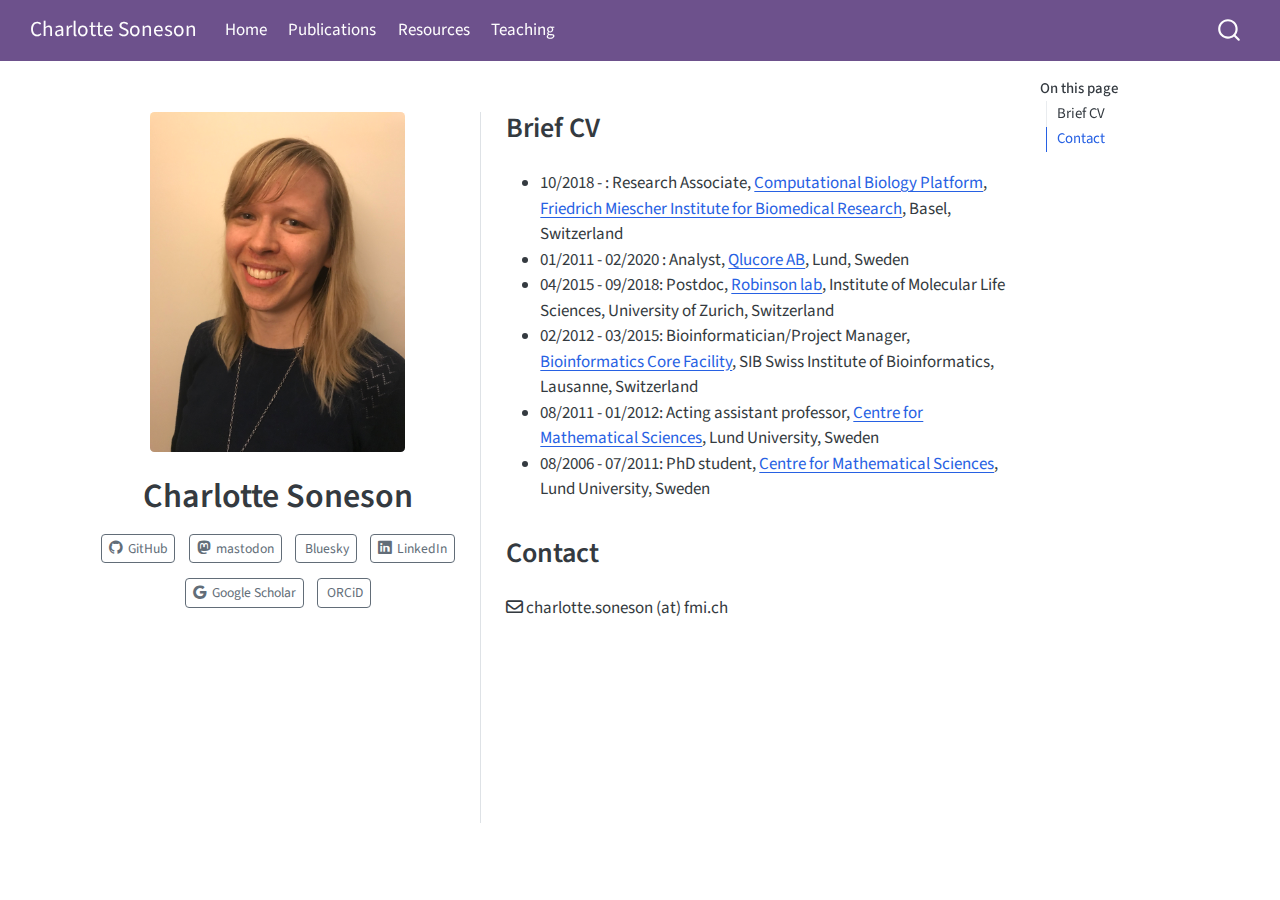
<file: docs/index.html>
<!DOCTYPE html>
<html xmlns="http://www.w3.org/1999/xhtml" lang="en" xml:lang="en"><head>

<meta charset="utf-8">
<meta name="generator" content="quarto-1.5.45">

<meta name="viewport" content="width=device-width, initial-scale=1.0, user-scalable=yes">


<title>Charlotte Soneson</title>
<style>
code{white-space: pre-wrap;}
span.smallcaps{font-variant: small-caps;}
div.columns{display: flex; gap: min(4vw, 1.5em);}
div.column{flex: auto; overflow-x: auto;}
div.hanging-indent{margin-left: 1.5em; text-indent: -1.5em;}
ul.task-list{list-style: none;}
ul.task-list li input[type="checkbox"] {
  width: 0.8em;
  margin: 0 0.8em 0.2em -1em; /* quarto-specific, see https://github.com/quarto-dev/quarto-cli/issues/4556 */ 
  vertical-align: middle;
}
</style>


<script src="site_libs/quarto-nav/quarto-nav.js"></script>
<script src="site_libs/quarto-nav/headroom.min.js"></script>
<script src="site_libs/clipboard/clipboard.min.js"></script>
<script src="site_libs/quarto-search/autocomplete.umd.js"></script>
<script src="site_libs/quarto-search/fuse.min.js"></script>
<script src="site_libs/quarto-search/quarto-search.js"></script>
<meta name="quarto:offset" content="./">
<script src="site_libs/quarto-html/quarto.js"></script>
<script src="site_libs/quarto-html/popper.min.js"></script>
<script src="site_libs/quarto-html/tippy.umd.min.js"></script>
<link href="site_libs/quarto-html/tippy.css" rel="stylesheet">
<link href="site_libs/quarto-html/quarto-syntax-highlighting.css" rel="stylesheet" id="quarto-text-highlighting-styles">
<script src="site_libs/bootstrap/bootstrap.min.js"></script>
<link href="site_libs/bootstrap/bootstrap-icons.css" rel="stylesheet">
<link href="site_libs/bootstrap/bootstrap.min.css" rel="stylesheet" id="quarto-bootstrap" data-mode="light">
<script id="quarto-search-options" type="application/json">{
  "location": "navbar",
  "copy-button": false,
  "collapse-after": 3,
  "panel-placement": "end",
  "type": "overlay",
  "limit": 50,
  "keyboard-shortcut": [
    "f",
    "/",
    "s"
  ],
  "show-item-context": false,
  "language": {
    "search-no-results-text": "No results",
    "search-matching-documents-text": "matching documents",
    "search-copy-link-title": "Copy link to search",
    "search-hide-matches-text": "Hide additional matches",
    "search-more-match-text": "more match in this document",
    "search-more-matches-text": "more matches in this document",
    "search-clear-button-title": "Clear",
    "search-text-placeholder": "",
    "search-detached-cancel-button-title": "Cancel",
    "search-submit-button-title": "Submit",
    "search-label": "Search"
  }
}</script>
<link href="site_libs/font-awesome-6.5.2/css/all.min.css" rel="stylesheet">
<link href="site_libs/font-awesome-6.5.2/css/v4-shims.min.css" rel="stylesheet">


<link rel="stylesheet" href="styles.css">
</head>

<body class="nav-fixed">

<div id="quarto-search-results"></div>
  <header id="quarto-header" class="headroom fixed-top">
    <nav class="navbar navbar-expand-lg " data-bs-theme="dark">
      <div class="navbar-container container-fluid">
      <div class="navbar-brand-container mx-auto">
    <a class="navbar-brand" href="./index.html">
    <span class="navbar-title">Charlotte Soneson</span>
    </a>
  </div>
            <div id="quarto-search" class="" title="Search"></div>
          <button class="navbar-toggler" type="button" data-bs-toggle="collapse" data-bs-target="#navbarCollapse" aria-controls="navbarCollapse" role="menu" aria-expanded="false" aria-label="Toggle navigation" onclick="if (window.quartoToggleHeadroom) { window.quartoToggleHeadroom(); }">
  <span class="navbar-toggler-icon"></span>
</button>
          <div class="collapse navbar-collapse" id="navbarCollapse">
            <ul class="navbar-nav navbar-nav-scroll me-auto">
  <li class="nav-item">
    <a class="nav-link active" href="./index.html" aria-current="page"> <i class="bi bi-fa-home" role="img">
</i> 
<span class="menu-text">Home</span></a>
  </li>  
  <li class="nav-item">
    <a class="nav-link" href="./publications.html"> <i class="bi bi-fa-file-pdf-o" role="img">
</i> 
<span class="menu-text">Publications</span></a>
  </li>  
  <li class="nav-item">
    <a class="nav-link" href="./resources.html"> <i class="bi bi-fa-cogs" role="img">
</i> 
<span class="menu-text">Resources</span></a>
  </li>  
  <li class="nav-item">
    <a class="nav-link" href="./teaching.html"> <i class="bi bi-fa-mortar-board" role="img">
</i> 
<span class="menu-text">Teaching</span></a>
  </li>  
</ul>
          </div> <!-- /navcollapse -->
            <div class="quarto-navbar-tools">
</div>
      </div> <!-- /container-fluid -->
    </nav>
</header>
<!-- content -->
<div id="quarto-content" class="quarto-container page-columns page-rows-contents page-layout-article page-navbar">
<!-- sidebar -->
<!-- margin-sidebar -->
    <div id="quarto-margin-sidebar" class="sidebar margin-sidebar">
        <nav id="TOC" role="doc-toc" class="toc-active">
    <h2 id="toc-title">On this page</h2>
  <ul>
  <li><a href="#brief-cv" id="toc-brief-cv" class="nav-link active" data-scroll-target="#brief-cv">Brief CV</a></li>
  <li><a href="#contact" id="toc-contact" class="nav-link" data-scroll-target="#contact">Contact</a></li>
  </ul>
</nav>
    </div>
<!-- main -->
<div class="quarto-about-trestles">
  <div class="about-entity">
    <img src="SonesonPhoto.jpg" class="about-image
  rounded " style="width: 15em;">
<header id="title-block-header" class="quarto-title-block default">
<div class="quarto-title">
<h1 class="title">Charlotte Soneson</h1>
</div>
<div class="quarto-title-meta">
  </div>
</header>
    <div class="about-links">
  <a href="https://github.com/csoneson" class="about-link" rel="" target="">
    <i class="bi bi-github"></i>
     <span class="about-link-text">GitHub</span>
  </a>
  <a href="https://fosstodon.org/@csoneson" class="about-link" rel="" target="">
    <i class="bi bi-mastodon"></i>
     <span class="about-link-text">mastodon</span>
  </a>
  <a href="https://bsky.app/profile/csoneson.bsky.social" class="about-link" rel="" target="">
    <i class="bi bi-bluesky"></i>
     <span class="about-link-text">Bluesky</span>
  </a>
  <a href="https://www.linkedin.com/in/charlotte-soneson-15567134/" class="about-link" rel="" target="">
    <i class="bi bi-linkedin"></i>
     <span class="about-link-text">LinkedIn</span>
  </a>
  <a href="http://scholar.google.ch/citations?user=c28GqkIAAAAJ&amp;hl=en" class="about-link" rel="" target="">
    <i class="bi bi-google"></i>
     <span class="about-link-text">Google Scholar</span>
  </a>
  <a href="https://orcid.org/0000-0003-3833-2169" class="about-link" rel="" target="">
    <i class="bi bi-orcid"></i>
     <span class="about-link-text">ORCiD</span>
  </a>
</div>
  </div>
  <div class="about-contents"><main class="content" id="quarto-document-content">

<section id="brief-cv" class="level2">
<h2 data-anchor-id="brief-cv">Brief CV</h2>
<ul>
<li>10/2018 - : Research Associate, <a href="https://www.fmi.ch/research/platforms/platform.html?plt=115">Computational Biology Platform</a>, <a href="https://www.fmi.ch/">Friedrich Miescher Institute for Biomedical Research</a>, Basel, Switzerland</li>
<li>01/2011 - 02/2020 : Analyst, <a href="http://qlucore.com">Qlucore AB</a>, Lund, Sweden</li>
<li>04/2015 - 09/2018: Postdoc, <a href="https://robinsonlabuzh.github.io/">Robinson lab</a>, Institute of Molecular Life Sciences, University of Zurich, Switzerland</li>
<li>02/2012 - 03/2015: Bioinformatician/Project Manager, <a href="https://www.sib.swiss/mauro-delorenzi-frederic-schutz-group">Bioinformatics Core Facility</a>, SIB Swiss Institute of Bioinformatics, Lausanne, Switzerland</li>
<li>08/2011 - 01/2012: Acting assistant professor, <a href="http://maths.lu.se">Centre for Mathematical Sciences</a>, Lund University, Sweden</li>
<li>08/2006 - 07/2011: PhD student, <a href="http://maths.lu.se">Centre for Mathematical Sciences</a>, Lund University, Sweden</li>
</ul>
</section>
<section id="contact" class="level2">
<h2 data-anchor-id="contact">Contact</h2>
<p><i class="fa fa-envelope-o"></i> charlotte.soneson (at) fmi.ch</p>


</section>
</main></div>
</div>
 <!-- /main -->
<script id="quarto-html-after-body" type="application/javascript">
window.document.addEventListener("DOMContentLoaded", function (event) {
  const toggleBodyColorMode = (bsSheetEl) => {
    const mode = bsSheetEl.getAttribute("data-mode");
    const bodyEl = window.document.querySelector("body");
    if (mode === "dark") {
      bodyEl.classList.add("quarto-dark");
      bodyEl.classList.remove("quarto-light");
    } else {
      bodyEl.classList.add("quarto-light");
      bodyEl.classList.remove("quarto-dark");
    }
  }
  const toggleBodyColorPrimary = () => {
    const bsSheetEl = window.document.querySelector("link#quarto-bootstrap");
    if (bsSheetEl) {
      toggleBodyColorMode(bsSheetEl);
    }
  }
  toggleBodyColorPrimary();  
  const isCodeAnnotation = (el) => {
    for (const clz of el.classList) {
      if (clz.startsWith('code-annotation-')) {                     
        return true;
      }
    }
    return false;
  }
  const onCopySuccess = function(e) {
    // button target
    const button = e.trigger;
    // don't keep focus
    button.blur();
    // flash "checked"
    button.classList.add('code-copy-button-checked');
    var currentTitle = button.getAttribute("title");
    button.setAttribute("title", "Copied!");
    let tooltip;
    if (window.bootstrap) {
      button.setAttribute("data-bs-toggle", "tooltip");
      button.setAttribute("data-bs-placement", "left");
      button.setAttribute("data-bs-title", "Copied!");
      tooltip = new bootstrap.Tooltip(button, 
        { trigger: "manual", 
          customClass: "code-copy-button-tooltip",
          offset: [0, -8]});
      tooltip.show();    
    }
    setTimeout(function() {
      if (tooltip) {
        tooltip.hide();
        button.removeAttribute("data-bs-title");
        button.removeAttribute("data-bs-toggle");
        button.removeAttribute("data-bs-placement");
      }
      button.setAttribute("title", currentTitle);
      button.classList.remove('code-copy-button-checked');
    }, 1000);
    // clear code selection
    e.clearSelection();
  }
  const getTextToCopy = function(trigger) {
      const codeEl = trigger.previousElementSibling.cloneNode(true);
      for (const childEl of codeEl.children) {
        if (isCodeAnnotation(childEl)) {
          childEl.remove();
        }
      }
      return codeEl.innerText;
  }
  const clipboard = new window.ClipboardJS('.code-copy-button:not([data-in-quarto-modal])', {
    text: getTextToCopy
  });
  clipboard.on('success', onCopySuccess);
  if (window.document.getElementById('quarto-embedded-source-code-modal')) {
    // For code content inside modals, clipBoardJS needs to be initialized with a container option
    // TODO: Check when it could be a function (https://github.com/zenorocha/clipboard.js/issues/860)
    const clipboardModal = new window.ClipboardJS('.code-copy-button[data-in-quarto-modal]', {
      text: getTextToCopy,
      container: window.document.getElementById('quarto-embedded-source-code-modal')
    });
    clipboardModal.on('success', onCopySuccess);
  }
    var localhostRegex = new RegExp(/^(?:http|https):\/\/localhost\:?[0-9]*\//);
    var mailtoRegex = new RegExp(/^mailto:/);
      var filterRegex = new RegExp('/' + window.location.host + '/');
    var isInternal = (href) => {
        return filterRegex.test(href) || localhostRegex.test(href) || mailtoRegex.test(href);
    }
    // Inspect non-navigation links and adorn them if external
 	var links = window.document.querySelectorAll('a[href]:not(.nav-link):not(.navbar-brand):not(.toc-action):not(.sidebar-link):not(.sidebar-item-toggle):not(.pagination-link):not(.no-external):not([aria-hidden]):not(.dropdown-item):not(.quarto-navigation-tool):not(.about-link)');
    for (var i=0; i<links.length; i++) {
      const link = links[i];
      if (!isInternal(link.href)) {
        // undo the damage that might have been done by quarto-nav.js in the case of
        // links that we want to consider external
        if (link.dataset.originalHref !== undefined) {
          link.href = link.dataset.originalHref;
        }
      }
    }
  function tippyHover(el, contentFn, onTriggerFn, onUntriggerFn) {
    const config = {
      allowHTML: true,
      maxWidth: 500,
      delay: 100,
      arrow: false,
      appendTo: function(el) {
          return el.parentElement;
      },
      interactive: true,
      interactiveBorder: 10,
      theme: 'quarto',
      placement: 'bottom-start',
    };
    if (contentFn) {
      config.content = contentFn;
    }
    if (onTriggerFn) {
      config.onTrigger = onTriggerFn;
    }
    if (onUntriggerFn) {
      config.onUntrigger = onUntriggerFn;
    }
    window.tippy(el, config); 
  }
  const noterefs = window.document.querySelectorAll('a[role="doc-noteref"]');
  for (var i=0; i<noterefs.length; i++) {
    const ref = noterefs[i];
    tippyHover(ref, function() {
      // use id or data attribute instead here
      let href = ref.getAttribute('data-footnote-href') || ref.getAttribute('href');
      try { href = new URL(href).hash; } catch {}
      const id = href.replace(/^#\/?/, "");
      const note = window.document.getElementById(id);
      if (note) {
        return note.innerHTML;
      } else {
        return "";
      }
    });
  }
  const xrefs = window.document.querySelectorAll('a.quarto-xref');
  const processXRef = (id, note) => {
    // Strip column container classes
    const stripColumnClz = (el) => {
      el.classList.remove("page-full", "page-columns");
      if (el.children) {
        for (const child of el.children) {
          stripColumnClz(child);
        }
      }
    }
    stripColumnClz(note)
    if (id === null || id.startsWith('sec-')) {
      // Special case sections, only their first couple elements
      const container = document.createElement("div");
      if (note.children && note.children.length > 2) {
        container.appendChild(note.children[0].cloneNode(true));
        for (let i = 1; i < note.children.length; i++) {
          const child = note.children[i];
          if (child.tagName === "P" && child.innerText === "") {
            continue;
          } else {
            container.appendChild(child.cloneNode(true));
            break;
          }
        }
        if (window.Quarto?.typesetMath) {
          window.Quarto.typesetMath(container);
        }
        return container.innerHTML
      } else {
        if (window.Quarto?.typesetMath) {
          window.Quarto.typesetMath(note);
        }
        return note.innerHTML;
      }
    } else {
      // Remove any anchor links if they are present
      const anchorLink = note.querySelector('a.anchorjs-link');
      if (anchorLink) {
        anchorLink.remove();
      }
      if (window.Quarto?.typesetMath) {
        window.Quarto.typesetMath(note);
      }
      // TODO in 1.5, we should make sure this works without a callout special case
      if (note.classList.contains("callout")) {
        return note.outerHTML;
      } else {
        return note.innerHTML;
      }
    }
  }
  for (var i=0; i<xrefs.length; i++) {
    const xref = xrefs[i];
    tippyHover(xref, undefined, function(instance) {
      instance.disable();
      let url = xref.getAttribute('href');
      let hash = undefined; 
      if (url.startsWith('#')) {
        hash = url;
      } else {
        try { hash = new URL(url).hash; } catch {}
      }
      if (hash) {
        const id = hash.replace(/^#\/?/, "");
        const note = window.document.getElementById(id);
        if (note !== null) {
          try {
            const html = processXRef(id, note.cloneNode(true));
            instance.setContent(html);
          } finally {
            instance.enable();
            instance.show();
          }
        } else {
          // See if we can fetch this
          fetch(url.split('#')[0])
          .then(res => res.text())
          .then(html => {
            const parser = new DOMParser();
            const htmlDoc = parser.parseFromString(html, "text/html");
            const note = htmlDoc.getElementById(id);
            if (note !== null) {
              const html = processXRef(id, note);
              instance.setContent(html);
            } 
          }).finally(() => {
            instance.enable();
            instance.show();
          });
        }
      } else {
        // See if we can fetch a full url (with no hash to target)
        // This is a special case and we should probably do some content thinning / targeting
        fetch(url)
        .then(res => res.text())
        .then(html => {
          const parser = new DOMParser();
          const htmlDoc = parser.parseFromString(html, "text/html");
          const note = htmlDoc.querySelector('main.content');
          if (note !== null) {
            // This should only happen for chapter cross references
            // (since there is no id in the URL)
            // remove the first header
            if (note.children.length > 0 && note.children[0].tagName === "HEADER") {
              note.children[0].remove();
            }
            const html = processXRef(null, note);
            instance.setContent(html);
          } 
        }).finally(() => {
          instance.enable();
          instance.show();
        });
      }
    }, function(instance) {
    });
  }
      let selectedAnnoteEl;
      const selectorForAnnotation = ( cell, annotation) => {
        let cellAttr = 'data-code-cell="' + cell + '"';
        let lineAttr = 'data-code-annotation="' +  annotation + '"';
        const selector = 'span[' + cellAttr + '][' + lineAttr + ']';
        return selector;
      }
      const selectCodeLines = (annoteEl) => {
        const doc = window.document;
        const targetCell = annoteEl.getAttribute("data-target-cell");
        const targetAnnotation = annoteEl.getAttribute("data-target-annotation");
        const annoteSpan = window.document.querySelector(selectorForAnnotation(targetCell, targetAnnotation));
        const lines = annoteSpan.getAttribute("data-code-lines").split(",");
        const lineIds = lines.map((line) => {
          return targetCell + "-" + line;
        })
        let top = null;
        let height = null;
        let parent = null;
        if (lineIds.length > 0) {
            //compute the position of the single el (top and bottom and make a div)
            const el = window.document.getElementById(lineIds[0]);
            top = el.offsetTop;
            height = el.offsetHeight;
            parent = el.parentElement.parentElement;
          if (lineIds.length > 1) {
            const lastEl = window.document.getElementById(lineIds[lineIds.length - 1]);
            const bottom = lastEl.offsetTop + lastEl.offsetHeight;
            height = bottom - top;
          }
          if (top !== null && height !== null && parent !== null) {
            // cook up a div (if necessary) and position it 
            let div = window.document.getElementById("code-annotation-line-highlight");
            if (div === null) {
              div = window.document.createElement("div");
              div.setAttribute("id", "code-annotation-line-highlight");
              div.style.position = 'absolute';
              parent.appendChild(div);
            }
            div.style.top = top - 2 + "px";
            div.style.height = height + 4 + "px";
            div.style.left = 0;
            let gutterDiv = window.document.getElementById("code-annotation-line-highlight-gutter");
            if (gutterDiv === null) {
              gutterDiv = window.document.createElement("div");
              gutterDiv.setAttribute("id", "code-annotation-line-highlight-gutter");
              gutterDiv.style.position = 'absolute';
              const codeCell = window.document.getElementById(targetCell);
              const gutter = codeCell.querySelector('.code-annotation-gutter');
              gutter.appendChild(gutterDiv);
            }
            gutterDiv.style.top = top - 2 + "px";
            gutterDiv.style.height = height + 4 + "px";
          }
          selectedAnnoteEl = annoteEl;
        }
      };
      const unselectCodeLines = () => {
        const elementsIds = ["code-annotation-line-highlight", "code-annotation-line-highlight-gutter"];
        elementsIds.forEach((elId) => {
          const div = window.document.getElementById(elId);
          if (div) {
            div.remove();
          }
        });
        selectedAnnoteEl = undefined;
      };
        // Handle positioning of the toggle
    window.addEventListener(
      "resize",
      throttle(() => {
        elRect = undefined;
        if (selectedAnnoteEl) {
          selectCodeLines(selectedAnnoteEl);
        }
      }, 10)
    );
    function throttle(fn, ms) {
    let throttle = false;
    let timer;
      return (...args) => {
        if(!throttle) { // first call gets through
            fn.apply(this, args);
            throttle = true;
        } else { // all the others get throttled
            if(timer) clearTimeout(timer); // cancel #2
            timer = setTimeout(() => {
              fn.apply(this, args);
              timer = throttle = false;
            }, ms);
        }
      };
    }
      // Attach click handler to the DT
      const annoteDls = window.document.querySelectorAll('dt[data-target-cell]');
      for (const annoteDlNode of annoteDls) {
        annoteDlNode.addEventListener('click', (event) => {
          const clickedEl = event.target;
          if (clickedEl !== selectedAnnoteEl) {
            unselectCodeLines();
            const activeEl = window.document.querySelector('dt[data-target-cell].code-annotation-active');
            if (activeEl) {
              activeEl.classList.remove('code-annotation-active');
            }
            selectCodeLines(clickedEl);
            clickedEl.classList.add('code-annotation-active');
          } else {
            // Unselect the line
            unselectCodeLines();
            clickedEl.classList.remove('code-annotation-active');
          }
        });
      }
  const findCites = (el) => {
    const parentEl = el.parentElement;
    if (parentEl) {
      const cites = parentEl.dataset.cites;
      if (cites) {
        return {
          el,
          cites: cites.split(' ')
        };
      } else {
        return findCites(el.parentElement)
      }
    } else {
      return undefined;
    }
  };
  var bibliorefs = window.document.querySelectorAll('a[role="doc-biblioref"]');
  for (var i=0; i<bibliorefs.length; i++) {
    const ref = bibliorefs[i];
    const citeInfo = findCites(ref);
    if (citeInfo) {
      tippyHover(citeInfo.el, function() {
        var popup = window.document.createElement('div');
        citeInfo.cites.forEach(function(cite) {
          var citeDiv = window.document.createElement('div');
          citeDiv.classList.add('hanging-indent');
          citeDiv.classList.add('csl-entry');
          var biblioDiv = window.document.getElementById('ref-' + cite);
          if (biblioDiv) {
            citeDiv.innerHTML = biblioDiv.innerHTML;
          }
          popup.appendChild(citeDiv);
        });
        return popup.innerHTML;
      });
    }
  }
});
</script>
</div> <!-- /content -->




</body></html>
</file>
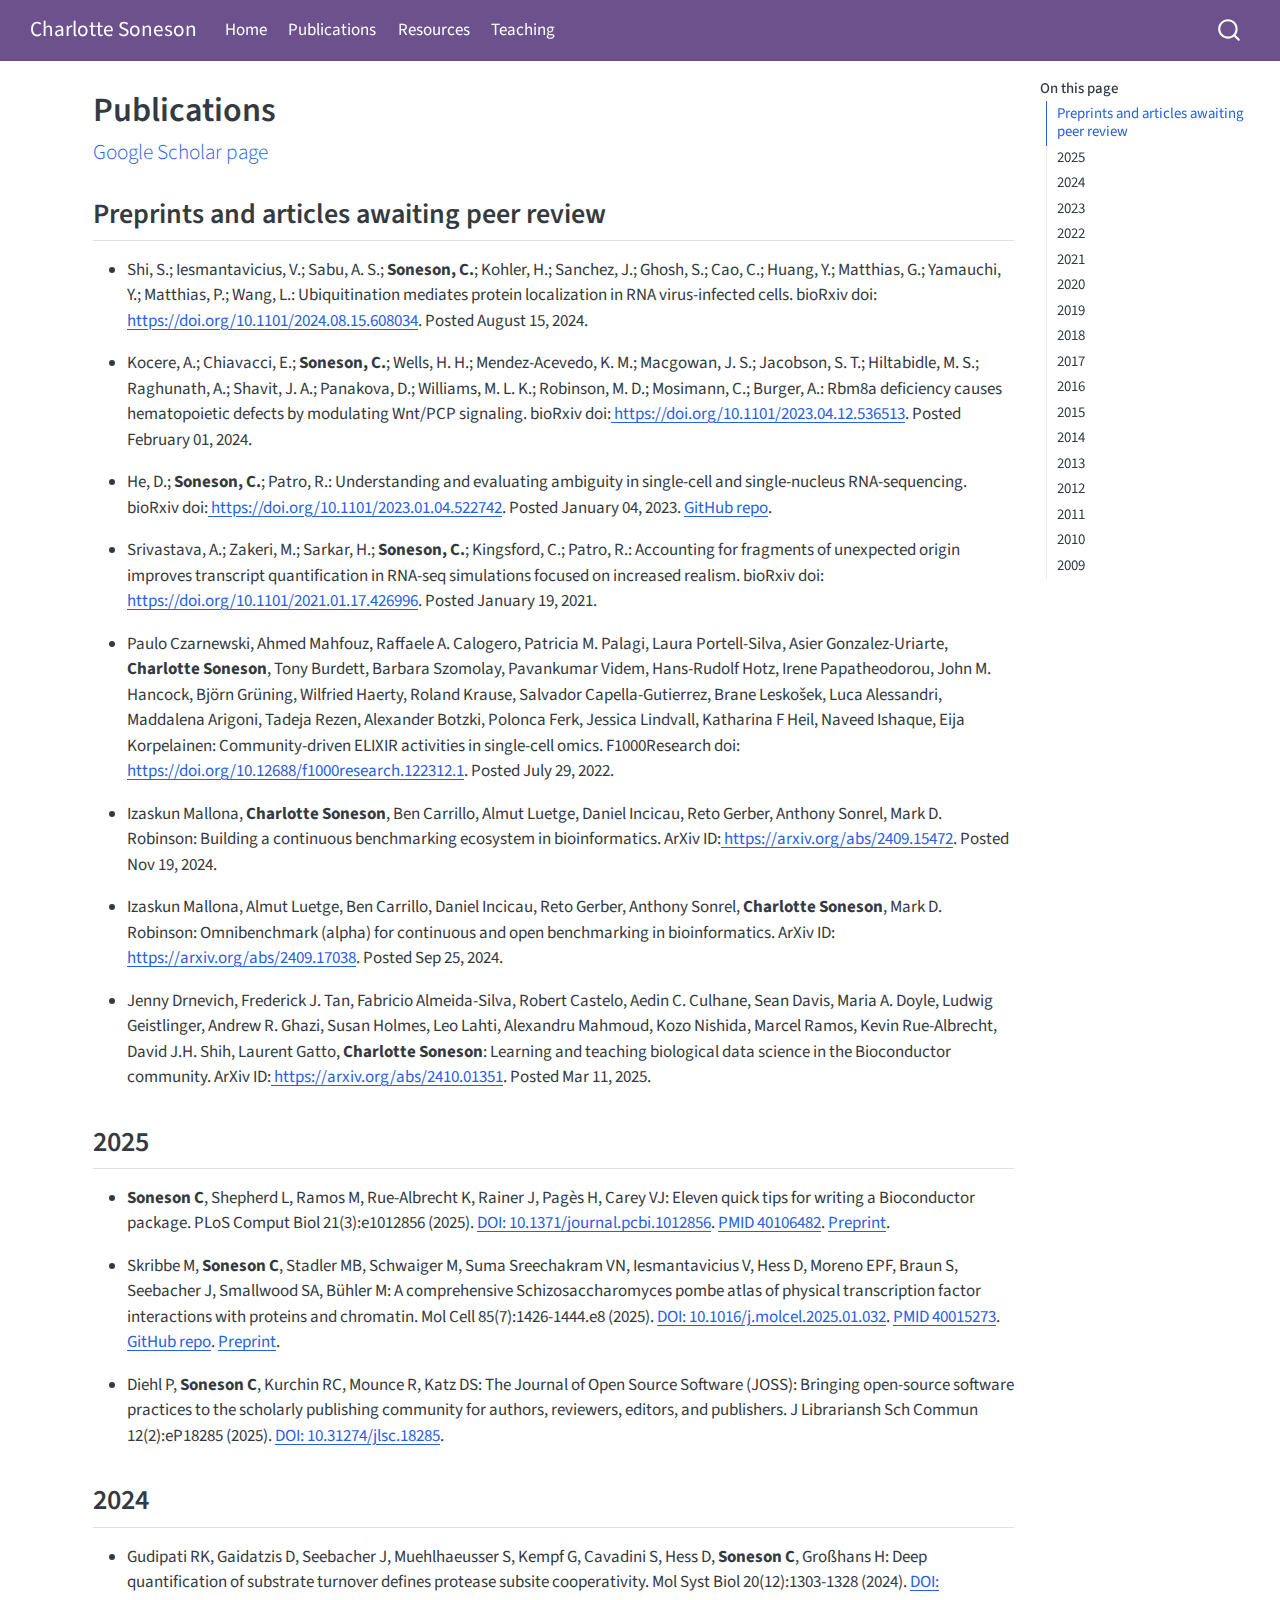
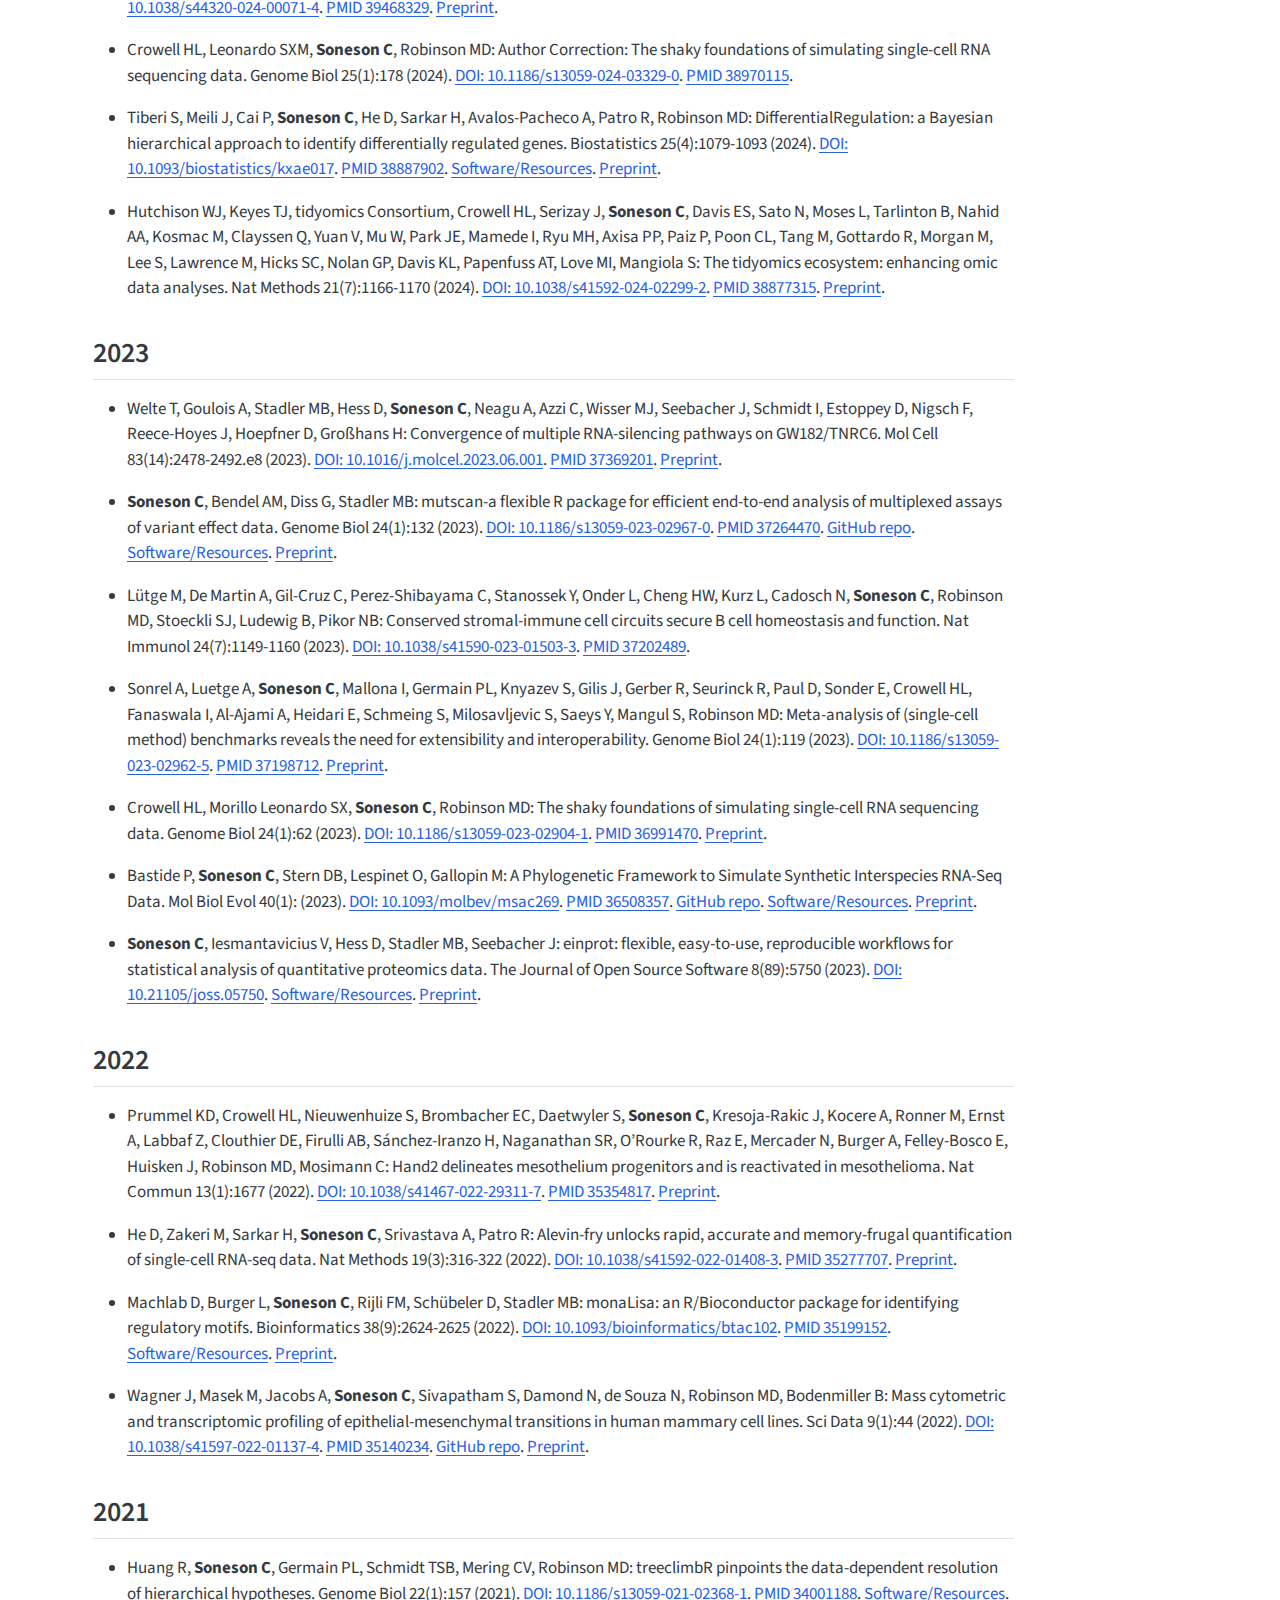
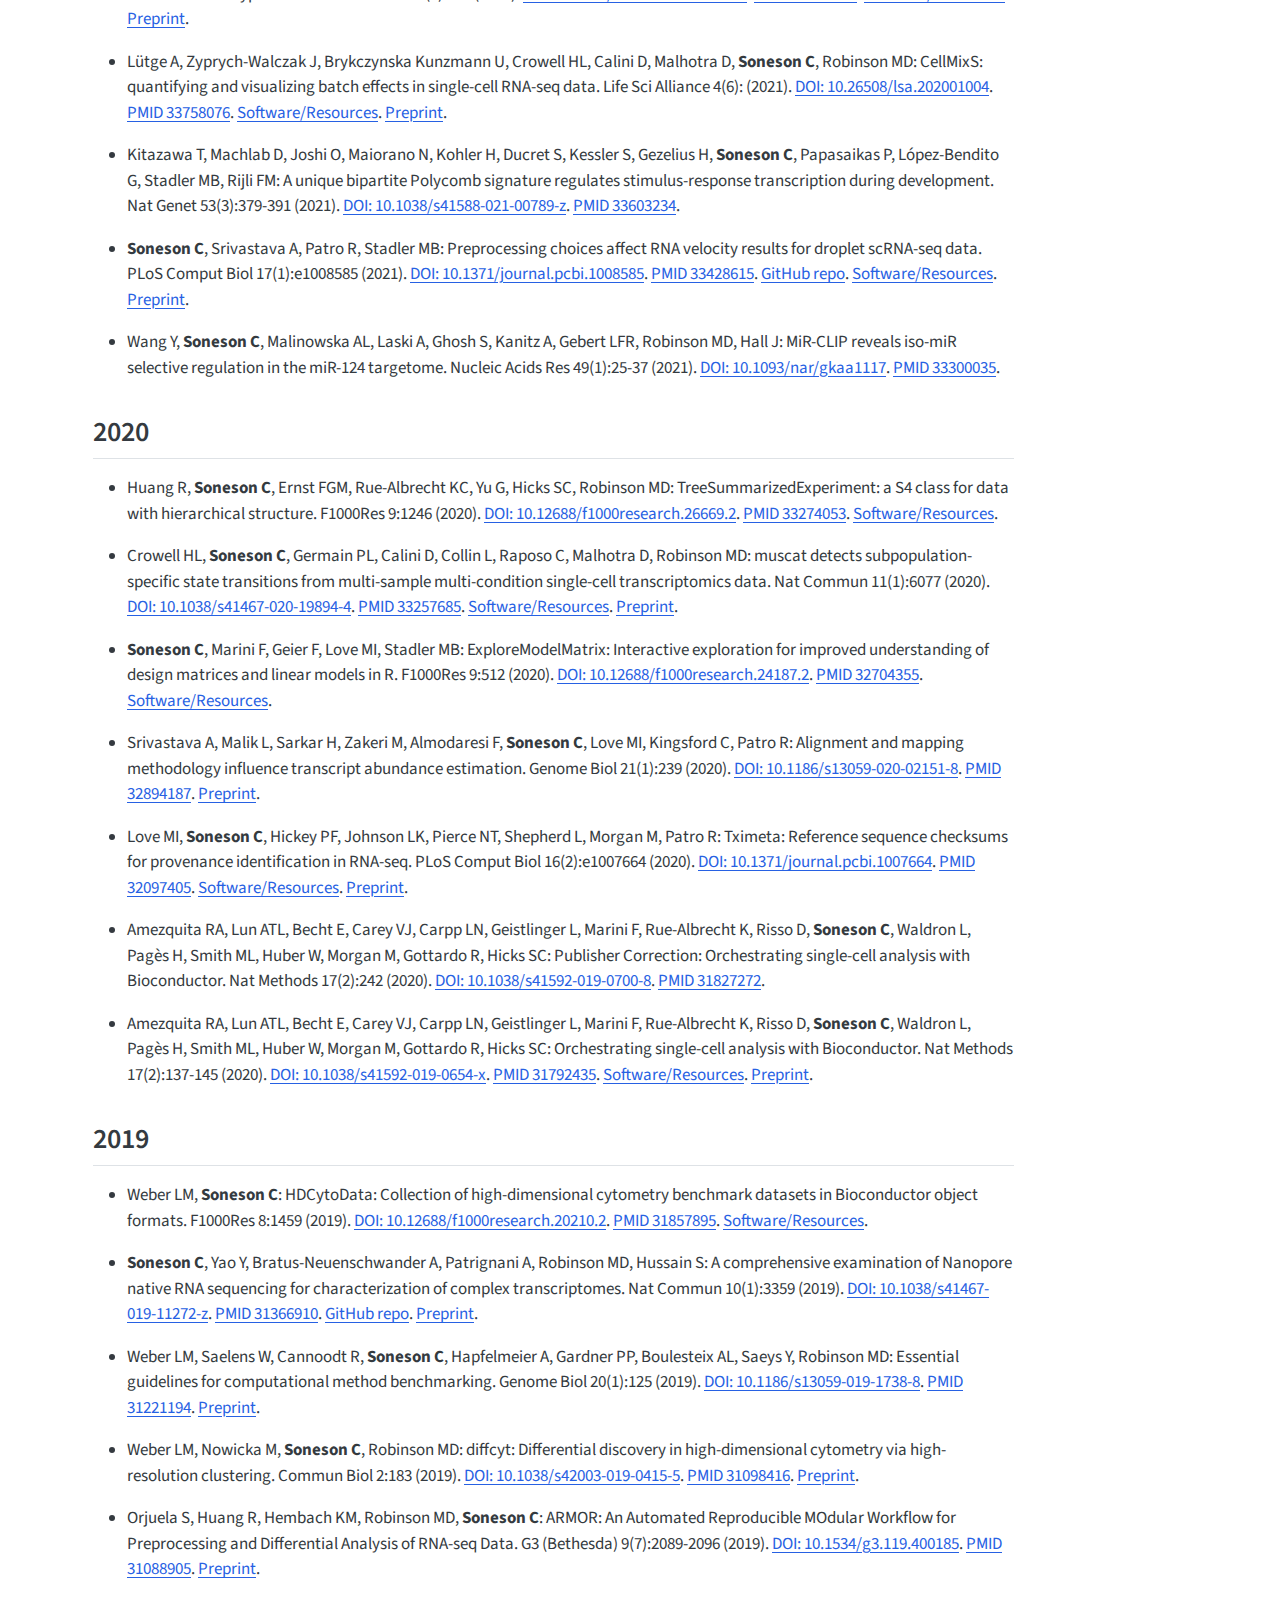
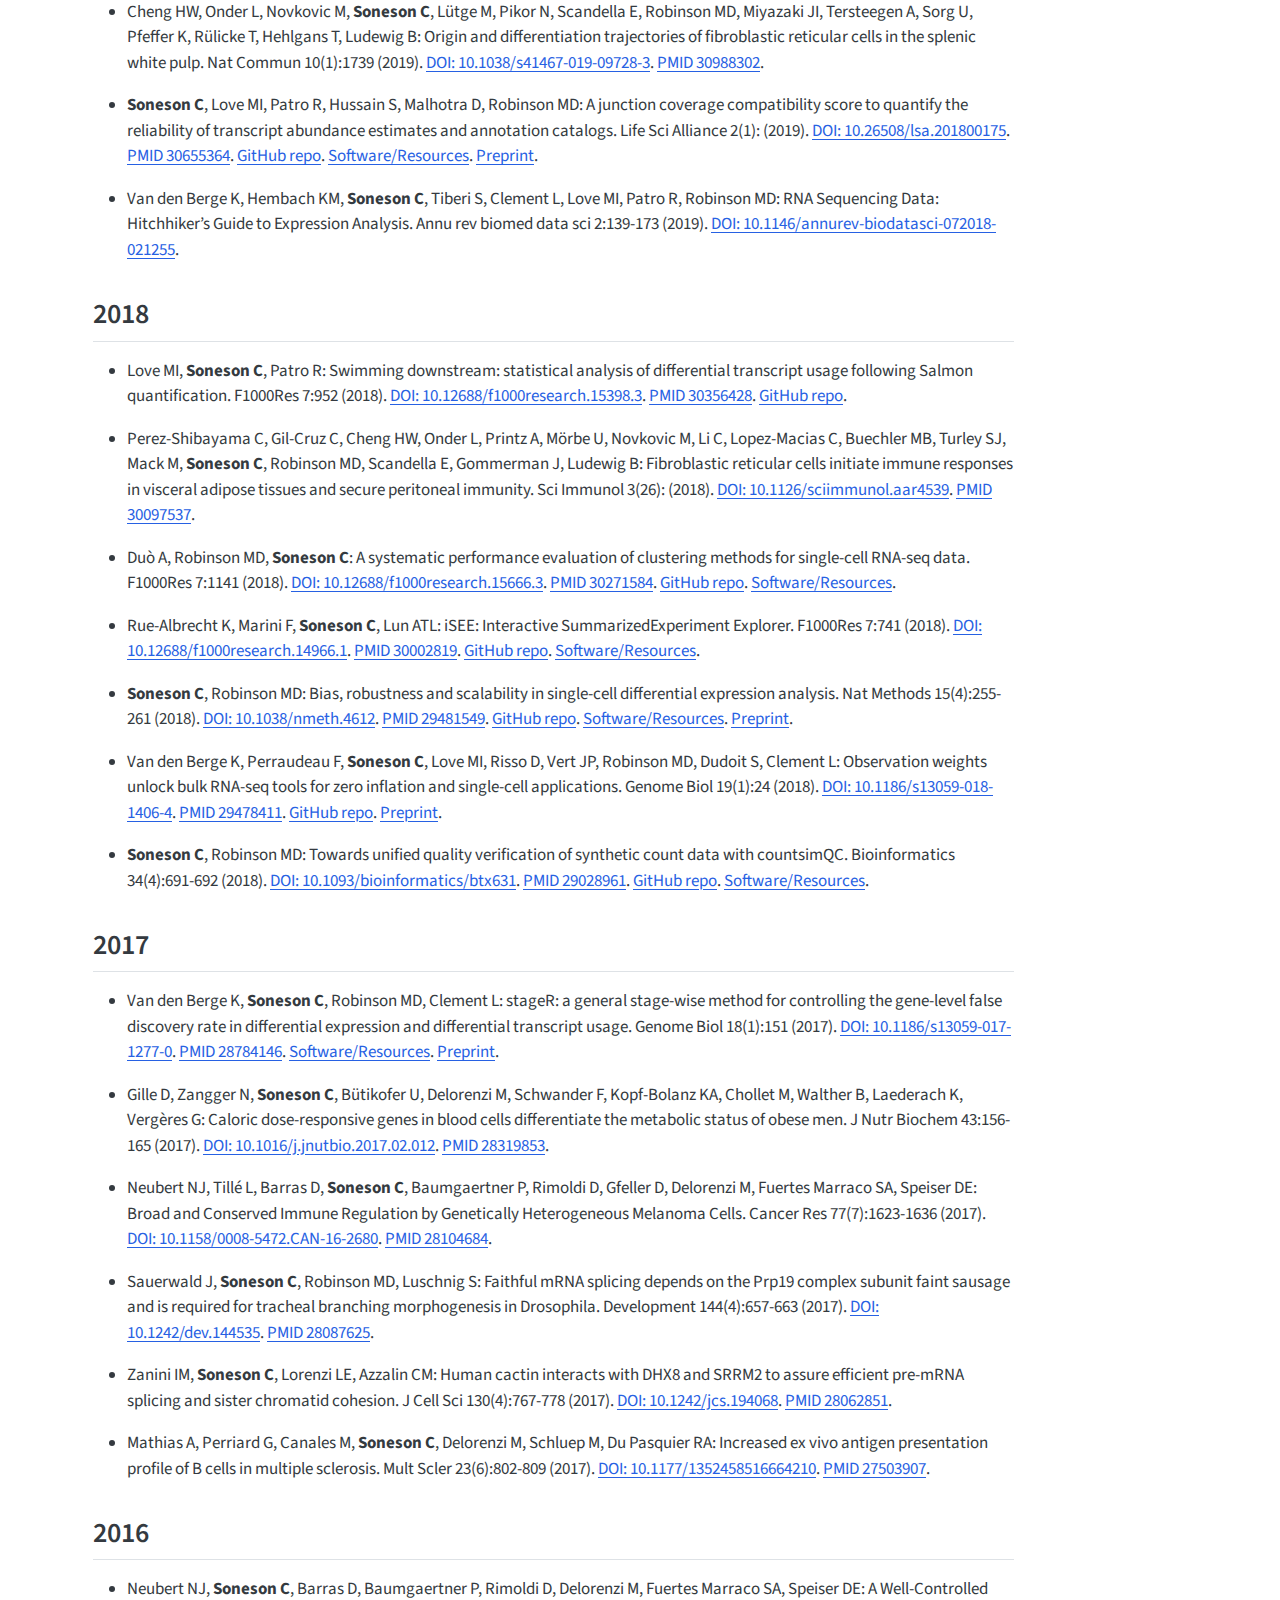
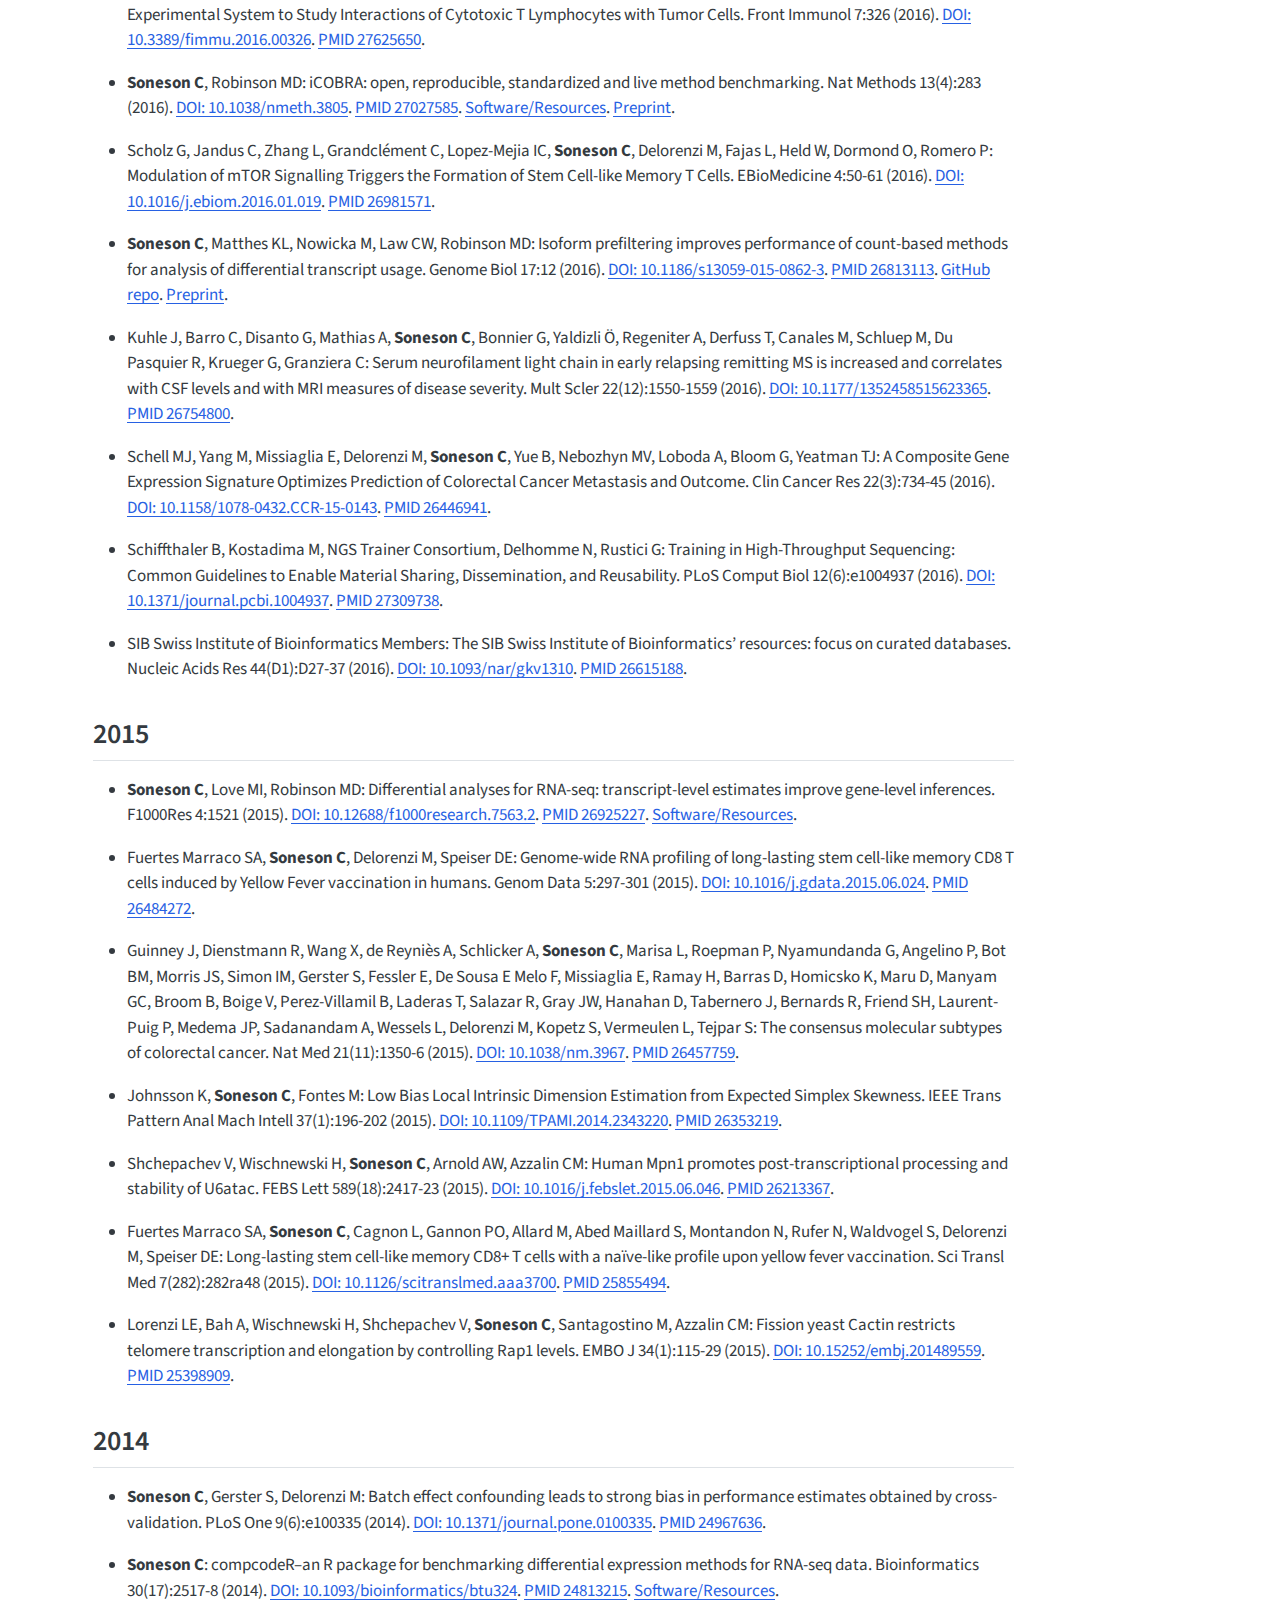
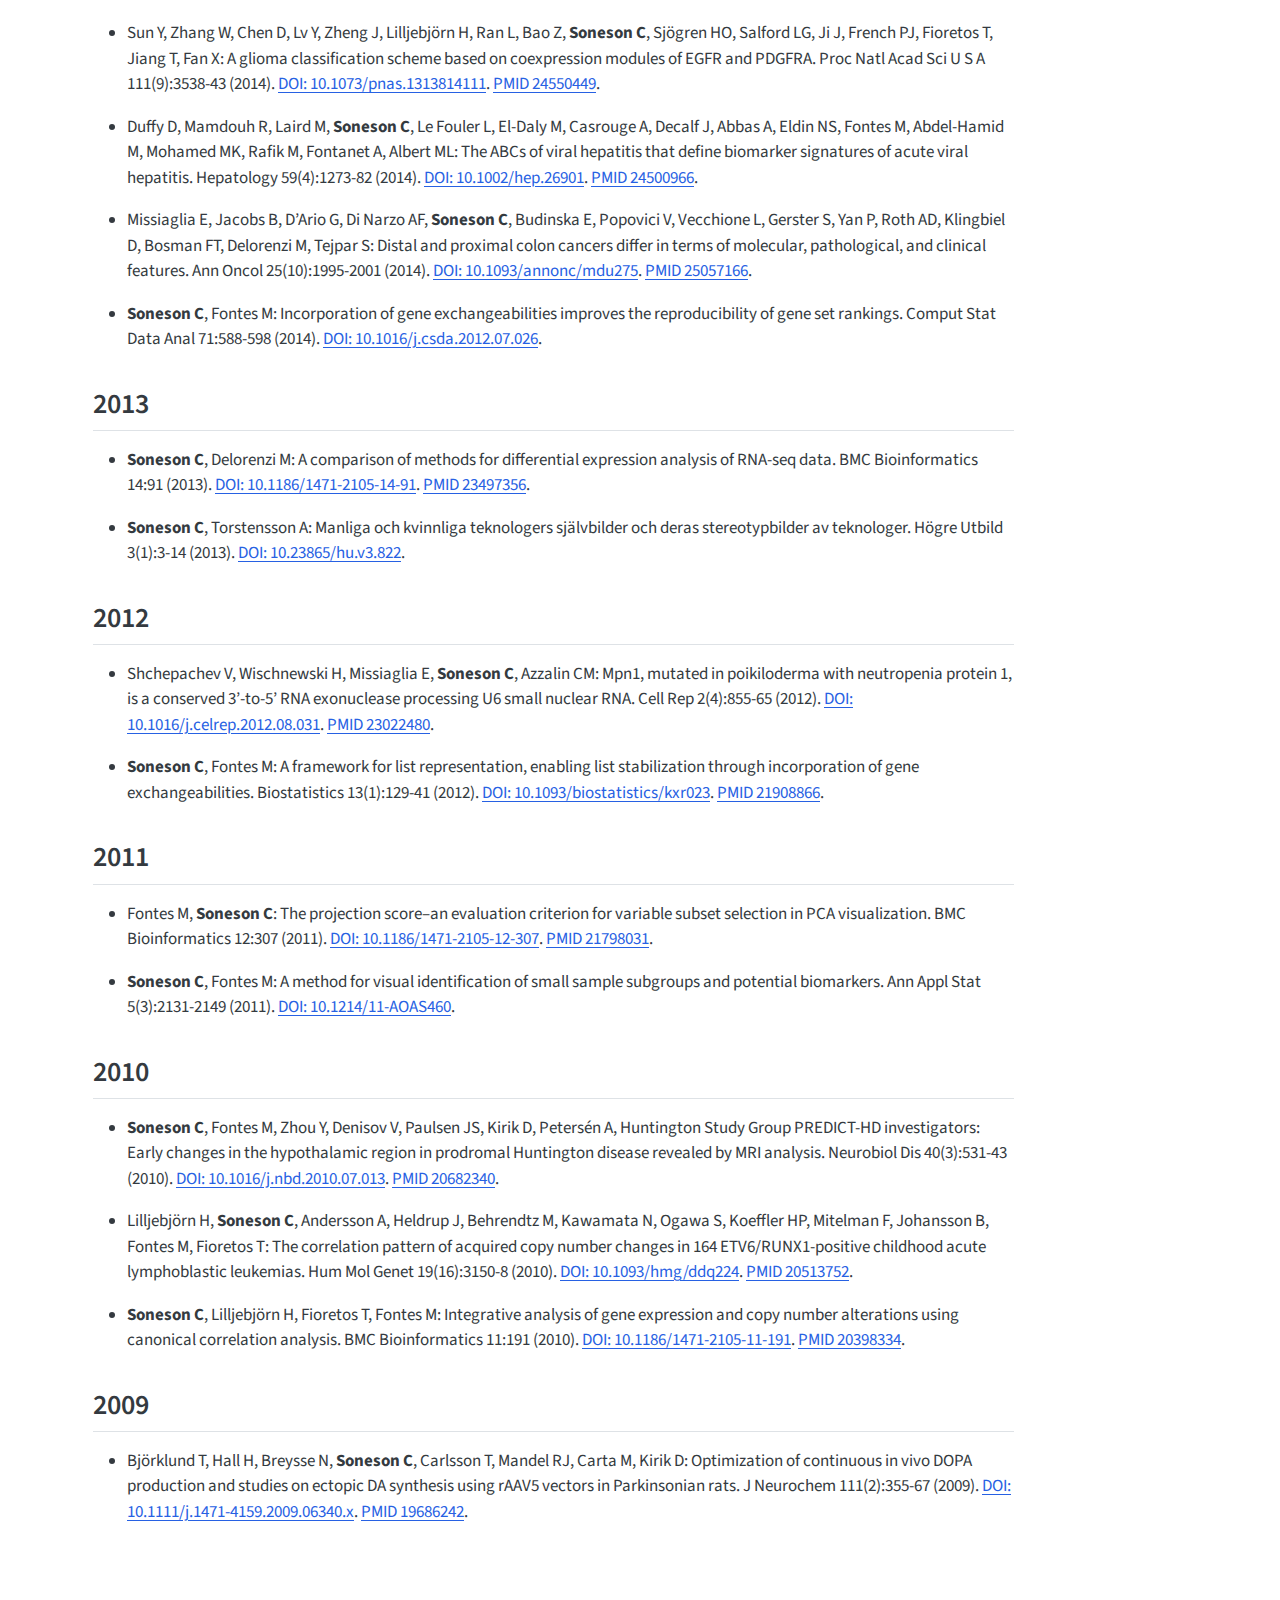
<file: docs/publications.html>
<!DOCTYPE html>
<html xmlns="http://www.w3.org/1999/xhtml" lang="en" xml:lang="en"><head>

<meta charset="utf-8">
<meta name="generator" content="quarto-1.5.45">

<meta name="viewport" content="width=device-width, initial-scale=1.0, user-scalable=yes">


<title>Publications – Charlotte Soneson</title>
<style>
code{white-space: pre-wrap;}
span.smallcaps{font-variant: small-caps;}
div.columns{display: flex; gap: min(4vw, 1.5em);}
div.column{flex: auto; overflow-x: auto;}
div.hanging-indent{margin-left: 1.5em; text-indent: -1.5em;}
ul.task-list{list-style: none;}
ul.task-list li input[type="checkbox"] {
  width: 0.8em;
  margin: 0 0.8em 0.2em -1em; /* quarto-specific, see https://github.com/quarto-dev/quarto-cli/issues/4556 */ 
  vertical-align: middle;
}
</style>


<script src="site_libs/quarto-nav/quarto-nav.js"></script>
<script src="site_libs/quarto-nav/headroom.min.js"></script>
<script src="site_libs/clipboard/clipboard.min.js"></script>
<script src="site_libs/quarto-search/autocomplete.umd.js"></script>
<script src="site_libs/quarto-search/fuse.min.js"></script>
<script src="site_libs/quarto-search/quarto-search.js"></script>
<meta name="quarto:offset" content="./">
<script src="site_libs/quarto-html/quarto.js"></script>
<script src="site_libs/quarto-html/popper.min.js"></script>
<script src="site_libs/quarto-html/tippy.umd.min.js"></script>
<script src="site_libs/quarto-html/anchor.min.js"></script>
<link href="site_libs/quarto-html/tippy.css" rel="stylesheet">
<link href="site_libs/quarto-html/quarto-syntax-highlighting.css" rel="stylesheet" id="quarto-text-highlighting-styles">
<script src="site_libs/bootstrap/bootstrap.min.js"></script>
<link href="site_libs/bootstrap/bootstrap-icons.css" rel="stylesheet">
<link href="site_libs/bootstrap/bootstrap.min.css" rel="stylesheet" id="quarto-bootstrap" data-mode="light">
<script id="quarto-search-options" type="application/json">{
  "location": "navbar",
  "copy-button": false,
  "collapse-after": 3,
  "panel-placement": "end",
  "type": "overlay",
  "limit": 50,
  "keyboard-shortcut": [
    "f",
    "/",
    "s"
  ],
  "show-item-context": false,
  "language": {
    "search-no-results-text": "No results",
    "search-matching-documents-text": "matching documents",
    "search-copy-link-title": "Copy link to search",
    "search-hide-matches-text": "Hide additional matches",
    "search-more-match-text": "more match in this document",
    "search-more-matches-text": "more matches in this document",
    "search-clear-button-title": "Clear",
    "search-text-placeholder": "",
    "search-detached-cancel-button-title": "Cancel",
    "search-submit-button-title": "Submit",
    "search-label": "Search"
  }
}</script>


<link rel="stylesheet" href="styles.css">
</head>

<body class="nav-fixed">

<div id="quarto-search-results"></div>
  <header id="quarto-header" class="headroom fixed-top">
    <nav class="navbar navbar-expand-lg " data-bs-theme="dark">
      <div class="navbar-container container-fluid">
      <div class="navbar-brand-container mx-auto">
    <a class="navbar-brand" href="./index.html">
    <span class="navbar-title">Charlotte Soneson</span>
    </a>
  </div>
            <div id="quarto-search" class="" title="Search"></div>
          <button class="navbar-toggler" type="button" data-bs-toggle="collapse" data-bs-target="#navbarCollapse" aria-controls="navbarCollapse" role="menu" aria-expanded="false" aria-label="Toggle navigation" onclick="if (window.quartoToggleHeadroom) { window.quartoToggleHeadroom(); }">
  <span class="navbar-toggler-icon"></span>
</button>
          <div class="collapse navbar-collapse" id="navbarCollapse">
            <ul class="navbar-nav navbar-nav-scroll me-auto">
  <li class="nav-item">
    <a class="nav-link" href="./index.html"> <i class="bi bi-fa-home" role="img">
</i> 
<span class="menu-text">Home</span></a>
  </li>  
  <li class="nav-item">
    <a class="nav-link active" href="./publications.html" aria-current="page"> <i class="bi bi-fa-file-pdf-o" role="img">
</i> 
<span class="menu-text">Publications</span></a>
  </li>  
  <li class="nav-item">
    <a class="nav-link" href="./resources.html"> <i class="bi bi-fa-cogs" role="img">
</i> 
<span class="menu-text">Resources</span></a>
  </li>  
  <li class="nav-item">
    <a class="nav-link" href="./teaching.html"> <i class="bi bi-fa-mortar-board" role="img">
</i> 
<span class="menu-text">Teaching</span></a>
  </li>  
</ul>
          </div> <!-- /navcollapse -->
            <div class="quarto-navbar-tools">
</div>
      </div> <!-- /container-fluid -->
    </nav>
</header>
<!-- content -->
<div id="quarto-content" class="quarto-container page-columns page-rows-contents page-layout-article page-navbar">
<!-- sidebar -->
<!-- margin-sidebar -->
    <div id="quarto-margin-sidebar" class="sidebar margin-sidebar">
        <nav id="TOC" role="doc-toc" class="toc-active">
    <h2 id="toc-title">On this page</h2>
   
  <ul>
  <li><a href="#preprints-and-articles-awaiting-peer-review" id="toc-preprints-and-articles-awaiting-peer-review" class="nav-link active" data-scroll-target="#preprints-and-articles-awaiting-peer-review">Preprints and articles awaiting peer review</a></li>
  <li><a href="#section" id="toc-section" class="nav-link" data-scroll-target="#section">2025</a></li>
  <li><a href="#section-1" id="toc-section-1" class="nav-link" data-scroll-target="#section-1">2024</a></li>
  <li><a href="#section-2" id="toc-section-2" class="nav-link" data-scroll-target="#section-2">2023</a></li>
  <li><a href="#section-3" id="toc-section-3" class="nav-link" data-scroll-target="#section-3">2022</a></li>
  <li><a href="#section-4" id="toc-section-4" class="nav-link" data-scroll-target="#section-4">2021</a></li>
  <li><a href="#section-5" id="toc-section-5" class="nav-link" data-scroll-target="#section-5">2020</a></li>
  <li><a href="#section-6" id="toc-section-6" class="nav-link" data-scroll-target="#section-6">2019</a></li>
  <li><a href="#section-7" id="toc-section-7" class="nav-link" data-scroll-target="#section-7">2018</a></li>
  <li><a href="#section-8" id="toc-section-8" class="nav-link" data-scroll-target="#section-8">2017</a></li>
  <li><a href="#section-9" id="toc-section-9" class="nav-link" data-scroll-target="#section-9">2016</a></li>
  <li><a href="#section-10" id="toc-section-10" class="nav-link" data-scroll-target="#section-10">2015</a></li>
  <li><a href="#section-11" id="toc-section-11" class="nav-link" data-scroll-target="#section-11">2014</a></li>
  <li><a href="#section-12" id="toc-section-12" class="nav-link" data-scroll-target="#section-12">2013</a></li>
  <li><a href="#section-13" id="toc-section-13" class="nav-link" data-scroll-target="#section-13">2012</a></li>
  <li><a href="#section-14" id="toc-section-14" class="nav-link" data-scroll-target="#section-14">2011</a></li>
  <li><a href="#section-15" id="toc-section-15" class="nav-link" data-scroll-target="#section-15">2010</a></li>
  <li><a href="#section-16" id="toc-section-16" class="nav-link" data-scroll-target="#section-16">2009</a></li>
  </ul>
</nav>
    </div>
<!-- main -->
<main class="content" id="quarto-document-content">

<header id="title-block-header" class="quarto-title-block default">
<div class="quarto-title">
<h1 class="title">Publications</h1>
<p class="subtitle lead"><a href="https://scholar.google.ch/citations?user=c28GqkIAAAAJ&amp;hl=en">Google Scholar page</a></p>
</div>



<div class="quarto-title-meta">

    
  
    
  </div>
  


</header>


<!--
PubMed-indexed preprints are indicated with a title in <span style="color:MediumOrchid;">purple</span>. 
-->
<script type="text/javascript" src="https://d1bxh8uas1mnw7.cloudfront.net/assets/embed.js"></script>
<section id="preprints-and-articles-awaiting-peer-review" class="level2">
<h2 class="anchored" data-anchor-id="preprints-and-articles-awaiting-peer-review">Preprints and articles awaiting peer review</h2>
<ul>
<li><p>Shi, S.; Iesmantavicius, V.; Sabu, A. S.; <strong>Soneson, C.</strong>; Kohler, H.; Sanchez, J.; Ghosh, S.; Cao, C.; Huang, Y.; Matthias, G.; Yamauchi, Y.; Matthias, P.; Wang, L.: Ubiquitination mediates protein localization in RNA virus-infected cells. bioRxiv doi:<a href="https://doi.org/10.1101/2024.08.15.608034" target="_blank"> https://doi.org/10.1101/2024.08.15.608034</a>. Posted August 15, 2024.</p></li>
<li><p>Kocere, A.; Chiavacci, E.; <strong>Soneson, C.</strong>; Wells, H. H.; Mendez-Acevedo, K. M.; Macgowan, J. S.; Jacobson, S. T.; Hiltabidle, M. S.; Raghunath, A.; Shavit, J. A.; Panakova, D.; Williams, M. L. K.; Robinson, M. D.; Mosimann, C.; Burger, A.: Rbm8a deficiency causes hematopoietic defects by modulating Wnt/PCP signaling. bioRxiv doi:<a href="https://doi.org/10.1101/2023.04.12.536513" target="_blank"> https://doi.org/10.1101/2023.04.12.536513</a>. Posted February 01, 2024.</p></li>
<li><p>He, D.; <strong>Soneson, C.</strong>; Patro, R.: Understanding and evaluating ambiguity in single-cell and single-nucleus RNA-sequencing. bioRxiv doi:<a href="https://doi.org/10.1101/2023.01.04.522742" target="_blank"> https://doi.org/10.1101/2023.01.04.522742</a>. Posted January 04, 2023. <a href="https://github.com/COMBINE-lab/scrna-ambiguity" target="_blank"> GitHub repo</a>.</p></li>
<li><p>Srivastava, A.; Zakeri, M.; Sarkar, H.; <strong>Soneson, C.</strong>; Kingsford, C.; Patro, R.: Accounting for fragments of unexpected origin improves transcript quantification in RNA-seq simulations focused on increased realism. bioRxiv doi:<a href="https://doi.org/10.1101/2021.01.17.426996" target="_blank"> https://doi.org/10.1101/2021.01.17.426996</a>. Posted January 19, 2021.</p></li>
<li><p>Paulo Czarnewski, Ahmed Mahfouz, Raffaele A. Calogero, Patricia M. Palagi, Laura Portell-Silva, Asier Gonzalez-Uriarte, <strong>Charlotte Soneson</strong>, Tony Burdett, Barbara Szomolay, Pavankumar Videm, Hans-Rudolf Hotz, Irene Papatheodorou, John M. Hancock, Björn Grüning, Wilfried Haerty, Roland Krause, Salvador Capella-Gutierrez, Brane Leskošek, Luca Alessandri, Maddalena Arigoni, Tadeja Rezen, Alexander Botzki, Polonca Ferk, Jessica Lindvall, Katharina F Heil, Naveed Ishaque, Eija Korpelainen: Community-driven ELIXIR activities in single-cell omics. F1000Research doi:<a href="https://doi.org/10.12688/f1000research.122312.1" target="_blank"> https://doi.org/10.12688/f1000research.122312.1</a>. Posted July 29, 2022.</p></li>
<li><p>Izaskun Mallona, <strong>Charlotte Soneson</strong>, Ben Carrillo, Almut Luetge, Daniel Incicau, Reto Gerber, Anthony Sonrel, Mark D. Robinson: Building a continuous benchmarking ecosystem in bioinformatics. ArXiv ID:<a href="https://arxiv.org/abs/2409.15472" target="_blank"> https://arxiv.org/abs/2409.15472</a>. Posted Nov 19, 2024.</p></li>
<li><p>Izaskun Mallona, Almut Luetge, Ben Carrillo, Daniel Incicau, Reto Gerber, Anthony Sonrel, <strong>Charlotte Soneson</strong>, Mark D. Robinson: Omnibenchmark (alpha) for continuous and open benchmarking in bioinformatics. ArXiv ID:<a href="https://arxiv.org/abs/2409.17038" target="_blank"> https://arxiv.org/abs/2409.17038</a>. Posted Sep 25, 2024.</p></li>
<li><p>Jenny Drnevich, Frederick J. Tan, Fabricio Almeida-Silva, Robert Castelo, Aedin C. Culhane, Sean Davis, Maria A. Doyle, Ludwig Geistlinger, Andrew R. Ghazi, Susan Holmes, Leo Lahti, Alexandru Mahmoud, Kozo Nishida, Marcel Ramos, Kevin Rue-Albrecht, David J.H. Shih, Laurent Gatto, <strong>Charlotte Soneson</strong>: Learning and teaching biological data science in the Bioconductor community. ArXiv ID:<a href="https://arxiv.org/abs/2410.01351" target="_blank"> https://arxiv.org/abs/2410.01351</a>. Posted Mar 11, 2025.</p></li>
</ul>
</section>
<section id="section" class="level2">
<h2 class="anchored" data-anchor-id="section">2025</h2>
<ul>
<li><p><strong>Soneson C</strong>, Shepherd L, Ramos M, Rue-Albrecht K, Rainer J, Pagès H, Carey VJ: Eleven quick tips for writing a Bioconductor package. PLoS Comput Biol 21(3):e1012856 (2025). <a href="https://doi.org/10.1371/journal.pcbi.1012856" target="_blank"> DOI: 10.1371/journal.pcbi.1012856</a>. <a href="http://www.ncbi.nlm.nih.gov/pubmed/40106482" target="_blank"> PMID 40106482</a>. <a href="https://doi.org/10.31219/osf.io/wxjky" target="_blank"> Preprint</a>.</p></li>
<li><p>Skribbe M, <strong>Soneson C</strong>, Stadler MB, Schwaiger M, Suma Sreechakram VN, Iesmantavicius V, Hess D, Moreno EPF, Braun S, Seebacher J, Smallwood SA, Bühler M: A comprehensive Schizosaccharomyces pombe atlas of physical transcription factor interactions with proteins and chromatin. Mol Cell 85(7):1426-1444.e8 (2025). <a href="https://doi.org/10.1016/j.molcel.2025.01.032" target="_blank"> DOI: 10.1016/j.molcel.2025.01.032</a>. <a href="http://www.ncbi.nlm.nih.gov/pubmed/40015273" target="_blank"> PMID 40015273</a>. <a href="https://github.com/fmicompbio/Spombe_TFome" target="_blank"> GitHub repo</a>. <a href="https://doi.org/10.1101/2024.08.20.607873" target="_blank"> Preprint</a>.</p></li>
<li><p>Diehl P, <strong>Soneson C</strong>, Kurchin RC, Mounce R, Katz DS: The Journal of Open Source Software (JOSS): Bringing open-source software practices to the scholarly publishing community for authors, reviewers, editors, and publishers. J Librariansh Sch Commun 12(2):eP18285 (2025). <a href="https://doi.org/10.31274/jlsc.18285" target="_blank"> DOI: 10.31274/jlsc.18285</a>.</p></li>
</ul>
</section>
<section id="section-1" class="level2">
<h2 class="anchored" data-anchor-id="section-1">2024</h2>
<ul>
<li><p>Gudipati RK, Gaidatzis D, Seebacher J, Muehlhaeusser S, Kempf G, Cavadini S, Hess D, <strong>Soneson C</strong>, Großhans H: Deep quantification of substrate turnover defines protease subsite cooperativity. Mol Syst Biol 20(12):1303-1328 (2024). <a href="https://doi.org/10.1038/s44320-024-00071-4" target="_blank"> DOI: 10.1038/s44320-024-00071-4</a>. <a href="http://www.ncbi.nlm.nih.gov/pubmed/39468329" target="_blank"> PMID 39468329</a>. <a href="https://doi.org/10.1101/2023.11.17.567387" target="_blank"> Preprint</a>.</p></li>
<li><p>Crowell HL, Leonardo SXM, <strong>Soneson C</strong>, Robinson MD: Author Correction: The shaky foundations of simulating single-cell RNA sequencing data. Genome Biol 25(1):178 (2024). <a href="https://doi.org/10.1186/s13059-024-03329-0" target="_blank"> DOI: 10.1186/s13059-024-03329-0</a>. <a href="http://www.ncbi.nlm.nih.gov/pubmed/38970115" target="_blank"> PMID 38970115</a>.</p></li>
<li><p>Tiberi S, Meili J, Cai P, <strong>Soneson C</strong>, He D, Sarkar H, Avalos-Pacheco A, Patro R, Robinson MD: DifferentialRegulation: a Bayesian hierarchical approach to identify differentially regulated genes. Biostatistics 25(4):1079-1093 (2024). <a href="https://doi.org/10.1093/biostatistics/kxae017" target="_blank"> DOI: 10.1093/biostatistics/kxae017</a>. <a href="http://www.ncbi.nlm.nih.gov/pubmed/38887902" target="_blank"> PMID 38887902</a>. <a href="https://bioconductor.org/packages/DifferentialRegulation/" target="_blank"> Software/Resources</a>. <a href="https://doi.org/10.1101/2023.08.17.553679" target="_blank"> Preprint</a>.</p></li>
<li><p>Hutchison WJ, Keyes TJ, tidyomics Consortium, Crowell HL, Serizay J, <strong>Soneson C</strong>, Davis ES, Sato N, Moses L, Tarlinton B, Nahid AA, Kosmac M, Clayssen Q, Yuan V, Mu W, Park JE, Mamede I, Ryu MH, Axisa PP, Paiz P, Poon CL, Tang M, Gottardo R, Morgan M, Lee S, Lawrence M, Hicks SC, Nolan GP, Davis KL, Papenfuss AT, Love MI, Mangiola S: The tidyomics ecosystem: enhancing omic data analyses. Nat Methods 21(7):1166-1170 (2024). <a href="https://doi.org/10.1038/s41592-024-02299-2" target="_blank"> DOI: 10.1038/s41592-024-02299-2</a>. <a href="http://www.ncbi.nlm.nih.gov/pubmed/38877315" target="_blank"> PMID 38877315</a>. <a href="https://doi.org/10.1101/2023.09.10.557072" target="_blank"> Preprint</a>.</p></li>
</ul>
</section>
<section id="section-2" class="level2">
<h2 class="anchored" data-anchor-id="section-2">2023</h2>
<ul>
<li><p>Welte T, Goulois A, Stadler MB, Hess D, <strong>Soneson C</strong>, Neagu A, Azzi C, Wisser MJ, Seebacher J, Schmidt I, Estoppey D, Nigsch F, Reece-Hoyes J, Hoepfner D, Großhans H: Convergence of multiple RNA-silencing pathways on GW182/TNRC6. Mol Cell 83(14):2478-2492.e8 (2023). <a href="https://doi.org/10.1016/j.molcel.2023.06.001" target="_blank"> DOI: 10.1016/j.molcel.2023.06.001</a>. <a href="http://www.ncbi.nlm.nih.gov/pubmed/37369201" target="_blank"> PMID 37369201</a>. <a href="https://doi.org/10.1101/2023.04.20.537632" target="_blank"> Preprint</a>.</p></li>
<li><p><strong>Soneson C</strong>, Bendel AM, Diss G, Stadler MB: mutscan-a flexible R package for efficient end-to-end analysis of multiplexed assays of variant effect data. Genome Biol 24(1):132 (2023). <a href="https://doi.org/10.1186/s13059-023-02967-0" target="_blank"> DOI: 10.1186/s13059-023-02967-0</a>. <a href="http://www.ncbi.nlm.nih.gov/pubmed/37264470" target="_blank"> PMID 37264470</a>. <a href="https://github.com/fmicompbio/mutscan_manuscript_2022" target="_blank"> GitHub repo</a>. <a href="https://github.com/fmicompbio/mutscan" target="_blank"> Software/Resources</a>. <a href="https://doi.org/10.1101/2022.10.25.513674" target="_blank"> Preprint</a>.</p></li>
<li><p>Lütge M, De Martin A, Gil-Cruz C, Perez-Shibayama C, Stanossek Y, Onder L, Cheng HW, Kurz L, Cadosch N, <strong>Soneson C</strong>, Robinson MD, Stoeckli SJ, Ludewig B, Pikor NB: Conserved stromal-immune cell circuits secure B cell homeostasis and function. Nat Immunol 24(7):1149-1160 (2023). <a href="https://doi.org/10.1038/s41590-023-01503-3" target="_blank"> DOI: 10.1038/s41590-023-01503-3</a>. <a href="http://www.ncbi.nlm.nih.gov/pubmed/37202489" target="_blank"> PMID 37202489</a>.</p></li>
<li><p>Sonrel A, Luetge A, <strong>Soneson C</strong>, Mallona I, Germain PL, Knyazev S, Gilis J, Gerber R, Seurinck R, Paul D, Sonder E, Crowell HL, Fanaswala I, Al-Ajami A, Heidari E, Schmeing S, Milosavljevic S, Saeys Y, Mangul S, Robinson MD: Meta-analysis of (single-cell method) benchmarks reveals the need for extensibility and interoperability. Genome Biol 24(1):119 (2023). <a href="https://doi.org/10.1186/s13059-023-02962-5" target="_blank"> DOI: 10.1186/s13059-023-02962-5</a>. <a href="http://www.ncbi.nlm.nih.gov/pubmed/37198712" target="_blank"> PMID 37198712</a>. <a href="https://doi.org/10.1101/2022.09.22.508982" target="_blank"> Preprint</a>.</p></li>
<li><p>Crowell HL, Morillo Leonardo SX, <strong>Soneson C</strong>, Robinson MD: The shaky foundations of simulating single-cell RNA sequencing data. Genome Biol 24(1):62 (2023). <a href="https://doi.org/10.1186/s13059-023-02904-1" target="_blank"> DOI: 10.1186/s13059-023-02904-1</a>. <a href="http://www.ncbi.nlm.nih.gov/pubmed/36991470" target="_blank"> PMID 36991470</a>. <a href="https://doi.org/10.1101/2021.11.15.468676" target="_blank"> Preprint</a>.</p></li>
<li><p>Bastide P, <strong>Soneson C</strong>, Stern DB, Lespinet O, Gallopin M: A Phylogenetic Framework to Simulate Synthetic Interspecies RNA-Seq Data. Mol Biol Evol 40(1): (2023). <a href="https://doi.org/10.1093/molbev/msac269" target="_blank"> DOI: 10.1093/molbev/msac269</a>. <a href="http://www.ncbi.nlm.nih.gov/pubmed/36508357" target="_blank"> PMID 36508357</a>. <a href="https://github.com/i2bc/InterspeciesDE" target="_blank"> GitHub repo</a>. <a href="https://bioconductor.org/packages/compcodeR/" target="_blank"> Software/Resources</a>. <a href="https://www.biorxiv.org/content/10.1101/2022.01.21.476612v1" target="_blank"> Preprint</a>.</p></li>
<li><p><strong>Soneson C</strong>, Iesmantavicius V, Hess D, Stadler MB, Seebacher J: einprot: flexible, easy-to-use, reproducible workflows for statistical analysis of quantitative proteomics data. The Journal of Open Source Software 8(89):5750 (2023). <a href="https://doi.org/10.21105/joss.05750" target="_blank"> DOI: 10.21105/joss.05750</a>. <a href="https://github.com/fmicompbio/einprot" target="_blank"> Software/Resources</a>. <a href="https://doi.org/10.1101/2023.07.27.550821" target="_blank"> Preprint</a>.</p></li>
</ul>
</section>
<section id="section-3" class="level2">
<h2 class="anchored" data-anchor-id="section-3">2022</h2>
<ul>
<li><p>Prummel KD, Crowell HL, Nieuwenhuize S, Brombacher EC, Daetwyler S, <strong>Soneson C</strong>, Kresoja-Rakic J, Kocere A, Ronner M, Ernst A, Labbaf Z, Clouthier DE, Firulli AB, Sánchez-Iranzo H, Naganathan SR, O’Rourke R, Raz E, Mercader N, Burger A, Felley-Bosco E, Huisken J, Robinson MD, Mosimann C: Hand2 delineates mesothelium progenitors and is reactivated in mesothelioma. Nat Commun 13(1):1677 (2022). <a href="https://doi.org/10.1038/s41467-022-29311-7" target="_blank"> DOI: 10.1038/s41467-022-29311-7</a>. <a href="http://www.ncbi.nlm.nih.gov/pubmed/35354817" target="_blank"> PMID 35354817</a>. <a href="https://www.biorxiv.org/content/10.1101/2020.11.11.355693v3" target="_blank"> Preprint</a>.</p></li>
<li><p>He D, Zakeri M, Sarkar H, <strong>Soneson C</strong>, Srivastava A, Patro R: Alevin-fry unlocks rapid, accurate and memory-frugal quantification of single-cell RNA-seq data. Nat Methods 19(3):316-322 (2022). <a href="https://doi.org/10.1038/s41592-022-01408-3" target="_blank"> DOI: 10.1038/s41592-022-01408-3</a>. <a href="http://www.ncbi.nlm.nih.gov/pubmed/35277707" target="_blank"> PMID 35277707</a>. <a href="https://www.biorxiv.org/content/10.1101/2021.06.29.450377v2" target="_blank"> Preprint</a>.</p></li>
<li><p>Machlab D, Burger L, <strong>Soneson C</strong>, Rijli FM, Schübeler D, Stadler MB: monaLisa: an R/Bioconductor package for identifying regulatory motifs. Bioinformatics 38(9):2624-2625 (2022). <a href="https://doi.org/10.1093/bioinformatics/btac102" target="_blank"> DOI: 10.1093/bioinformatics/btac102</a>. <a href="http://www.ncbi.nlm.nih.gov/pubmed/35199152" target="_blank"> PMID 35199152</a>. <a href="https://bioconductor.org/packages/monaLisa/" target="_blank"> Software/Resources</a>. <a href="https://www.biorxiv.org/content/10.1101/2021.11.30.470570v1" target="_blank"> Preprint</a>.</p></li>
<li><p>Wagner J, Masek M, Jacobs A, <strong>Soneson C</strong>, Sivapatham S, Damond N, de Souza N, Robinson MD, Bodenmiller B: Mass cytometric and transcriptomic profiling of epithelial-mesenchymal transitions in human mammary cell lines. Sci Data 9(1):44 (2022). <a href="https://doi.org/10.1038/s41597-022-01137-4" target="_blank"> DOI: 10.1038/s41597-022-01137-4</a>. <a href="http://www.ncbi.nlm.nih.gov/pubmed/35140234" target="_blank"> PMID 35140234</a>. <a href="https://github.com/csoneson/WagnerEMT2020" target="_blank"> GitHub repo</a>. <a href="https://www.biorxiv.org/content/10.1101/2021.03.26.436976v1" target="_blank"> Preprint</a>.</p></li>
</ul>
</section>
<section id="section-4" class="level2">
<h2 class="anchored" data-anchor-id="section-4">2021</h2>
<ul>
<li><p>Huang R, <strong>Soneson C</strong>, Germain PL, Schmidt TSB, Mering CV, Robinson MD: treeclimbR pinpoints the data-dependent resolution of hierarchical hypotheses. Genome Biol 22(1):157 (2021). <a href="https://doi.org/10.1186/s13059-021-02368-1" target="_blank"> DOI: 10.1186/s13059-021-02368-1</a>. <a href="http://www.ncbi.nlm.nih.gov/pubmed/34001188" target="_blank"> PMID 34001188</a>. <a href="https://github.com/fionarhuang/treeclimbR" target="_blank"> Software/Resources</a>. <a href="https://www.biorxiv.org/content/10.1101/2020.06.08.140608v1" target="_blank"> Preprint</a>.</p></li>
<li><p>Lütge A, Zyprych-Walczak J, Brykczynska Kunzmann U, Crowell HL, Calini D, Malhotra D, <strong>Soneson C</strong>, Robinson MD: CellMixS: quantifying and visualizing batch effects in single-cell RNA-seq data. Life Sci Alliance 4(6): (2021). <a href="https://doi.org/10.26508/lsa.202001004" target="_blank"> DOI: 10.26508/lsa.202001004</a>. <a href="http://www.ncbi.nlm.nih.gov/pubmed/33758076" target="_blank"> PMID 33758076</a>. <a href="https://bioconductor.org/packages/CellMixS/" target="_blank"> Software/Resources</a>. <a href="https://www.biorxiv.org/content/10.1101/2020.12.11.420885v1" target="_blank"> Preprint</a>.</p></li>
<li><p>Kitazawa T, Machlab D, Joshi O, Maiorano N, Kohler H, Ducret S, Kessler S, Gezelius H, <strong>Soneson C</strong>, Papasaikas P, López-Bendito G, Stadler MB, Rijli FM: A unique bipartite Polycomb signature regulates stimulus-response transcription during development. Nat Genet 53(3):379-391 (2021). <a href="https://doi.org/10.1038/s41588-021-00789-z" target="_blank"> DOI: 10.1038/s41588-021-00789-z</a>. <a href="http://www.ncbi.nlm.nih.gov/pubmed/33603234" target="_blank"> PMID 33603234</a>.</p></li>
<li><p><strong>Soneson C</strong>, Srivastava A, Patro R, Stadler MB: Preprocessing choices affect RNA velocity results for droplet scRNA-seq data. PLoS Comput Biol 17(1):e1008585 (2021). <a href="https://doi.org/10.1371/journal.pcbi.1008585" target="_blank"> DOI: 10.1371/journal.pcbi.1008585</a>. <a href="http://www.ncbi.nlm.nih.gov/pubmed/33428615" target="_blank"> PMID 33428615</a>. <a href="https://github.com/csoneson/rna_velocity_quant" target="_blank"> GitHub repo</a>. <a href="https://bioconductor.org/packages/eisaR/" target="_blank"> Software/Resources</a>. <a href="https://www.biorxiv.org/content/10.1101/2020.03.13.990069v1" target="_blank"> Preprint</a>.</p></li>
<li><p>Wang Y, <strong>Soneson C</strong>, Malinowska AL, Laski A, Ghosh S, Kanitz A, Gebert LFR, Robinson MD, Hall J: MiR-CLIP reveals iso-miR selective regulation in the miR-124 targetome. Nucleic Acids Res 49(1):25-37 (2021). <a href="https://doi.org/10.1093/nar/gkaa1117" target="_blank"> DOI: 10.1093/nar/gkaa1117</a>. <a href="http://www.ncbi.nlm.nih.gov/pubmed/33300035" target="_blank"> PMID 33300035</a>.</p></li>
</ul>
</section>
<section id="section-5" class="level2">
<h2 class="anchored" data-anchor-id="section-5">2020</h2>
<ul>
<li><p>Huang R, <strong>Soneson C</strong>, Ernst FGM, Rue-Albrecht KC, Yu G, Hicks SC, Robinson MD: TreeSummarizedExperiment: a S4 class for data with hierarchical structure. F1000Res 9:1246 (2020). <a href="https://doi.org/10.12688/f1000research.26669.2" target="_blank"> DOI: 10.12688/f1000research.26669.2</a>. <a href="http://www.ncbi.nlm.nih.gov/pubmed/33274053" target="_blank"> PMID 33274053</a>. <a href="https://bioconductor.org/packages/TreeSummarizedExperiment/" target="_blank"> Software/Resources</a>.</p></li>
<li><p>Crowell HL, <strong>Soneson C</strong>, Germain PL, Calini D, Collin L, Raposo C, Malhotra D, Robinson MD: muscat detects subpopulation-specific state transitions from multi-sample multi-condition single-cell transcriptomics data. Nat Commun 11(1):6077 (2020). <a href="https://doi.org/10.1038/s41467-020-19894-4" target="_blank"> DOI: 10.1038/s41467-020-19894-4</a>. <a href="http://www.ncbi.nlm.nih.gov/pubmed/33257685" target="_blank"> PMID 33257685</a>. <a href="https://bioconductor.org/packages/muscat/" target="_blank"> Software/Resources</a>. <a href="https://www.biorxiv.org/content/10.1101/713412v3" target="_blank"> Preprint</a>.</p></li>
<li><p><strong>Soneson C</strong>, Marini F, Geier F, Love MI, Stadler MB: ExploreModelMatrix: Interactive exploration for improved understanding of design matrices and linear models in R. F1000Res 9:512 (2020). <a href="https://doi.org/10.12688/f1000research.24187.2" target="_blank"> DOI: 10.12688/f1000research.24187.2</a>. <a href="http://www.ncbi.nlm.nih.gov/pubmed/32704355" target="_blank"> PMID 32704355</a>. <a href="https://bioconductor.org/packages/ExploreModelMatrix/" target="_blank"> Software/Resources</a>.</p></li>
<li><p>Srivastava A, Malik L, Sarkar H, Zakeri M, Almodaresi F, <strong>Soneson C</strong>, Love MI, Kingsford C, Patro R: Alignment and mapping methodology influence transcript abundance estimation. Genome Biol 21(1):239 (2020). <a href="https://doi.org/10.1186/s13059-020-02151-8" target="_blank"> DOI: 10.1186/s13059-020-02151-8</a>. <a href="http://www.ncbi.nlm.nih.gov/pubmed/32894187" target="_blank"> PMID 32894187</a>. <a href="https://www.biorxiv.org/content/10.1101/657874v2" target="_blank"> Preprint</a>.</p></li>
<li><p>Love MI, <strong>Soneson C</strong>, Hickey PF, Johnson LK, Pierce NT, Shepherd L, Morgan M, Patro R: Tximeta: Reference sequence checksums for provenance identification in RNA-seq. PLoS Comput Biol 16(2):e1007664 (2020). <a href="https://doi.org/10.1371/journal.pcbi.1007664" target="_blank"> DOI: 10.1371/journal.pcbi.1007664</a>. <a href="http://www.ncbi.nlm.nih.gov/pubmed/32097405" target="_blank"> PMID 32097405</a>. <a href="https://bioconductor.org/packages/tximeta/" target="_blank"> Software/Resources</a>. <a href="https://www.biorxiv.org/content/10.1101/777888v1" target="_blank"> Preprint</a>.</p></li>
<li><p>Amezquita RA, Lun ATL, Becht E, Carey VJ, Carpp LN, Geistlinger L, Marini F, Rue-Albrecht K, Risso D, <strong>Soneson C</strong>, Waldron L, Pagès H, Smith ML, Huber W, Morgan M, Gottardo R, Hicks SC: Publisher Correction: Orchestrating single-cell analysis with Bioconductor. Nat Methods 17(2):242 (2020). <a href="https://doi.org/10.1038/s41592-019-0700-8" target="_blank"> DOI: 10.1038/s41592-019-0700-8</a>. <a href="http://www.ncbi.nlm.nih.gov/pubmed/31827272" target="_blank"> PMID 31827272</a>.</p></li>
<li><p>Amezquita RA, Lun ATL, Becht E, Carey VJ, Carpp LN, Geistlinger L, Marini F, Rue-Albrecht K, Risso D, <strong>Soneson C</strong>, Waldron L, Pagès H, Smith ML, Huber W, Morgan M, Gottardo R, Hicks SC: Orchestrating single-cell analysis with Bioconductor. Nat Methods 17(2):137-145 (2020). <a href="https://doi.org/10.1038/s41592-019-0654-x" target="_blank"> DOI: 10.1038/s41592-019-0654-x</a>. <a href="http://www.ncbi.nlm.nih.gov/pubmed/31792435" target="_blank"> PMID 31792435</a>. <a href="https://osca.bioconductor.org/" target="_blank"> Software/Resources</a>. <a href="https://www.biorxiv.org/content/10.1101/590562v1" target="_blank"> Preprint</a>.</p></li>
</ul>
</section>
<section id="section-6" class="level2">
<h2 class="anchored" data-anchor-id="section-6">2019</h2>
<ul>
<li><p>Weber LM, <strong>Soneson C</strong>: HDCytoData: Collection of high-dimensional cytometry benchmark datasets in Bioconductor object formats. F1000Res 8:1459 (2019). <a href="https://doi.org/10.12688/f1000research.20210.2" target="_blank"> DOI: 10.12688/f1000research.20210.2</a>. <a href="http://www.ncbi.nlm.nih.gov/pubmed/31857895" target="_blank"> PMID 31857895</a>. <a href="https://bioconductor.org/packages/HDCytoData/" target="_blank"> Software/Resources</a>.</p></li>
<li><p><strong>Soneson C</strong>, Yao Y, Bratus-Neuenschwander A, Patrignani A, Robinson MD, Hussain S: A comprehensive examination of Nanopore native RNA sequencing for characterization of complex transcriptomes. Nat Commun 10(1):3359 (2019). <a href="https://doi.org/10.1038/s41467-019-11272-z" target="_blank"> DOI: 10.1038/s41467-019-11272-z</a>. <a href="http://www.ncbi.nlm.nih.gov/pubmed/31366910" target="_blank"> PMID 31366910</a>. <a href="https://github.com/csoneson/NativeRNAseqComplexTranscriptome" target="_blank"> GitHub repo</a>. <a href="https://www.biorxiv.org/content/10.1101/574525v1" target="_blank"> Preprint</a>.</p></li>
<li><p>Weber LM, Saelens W, Cannoodt R, <strong>Soneson C</strong>, Hapfelmeier A, Gardner PP, Boulesteix AL, Saeys Y, Robinson MD: Essential guidelines for computational method benchmarking. Genome Biol 20(1):125 (2019). <a href="https://doi.org/10.1186/s13059-019-1738-8" target="_blank"> DOI: 10.1186/s13059-019-1738-8</a>. <a href="http://www.ncbi.nlm.nih.gov/pubmed/31221194" target="_blank"> PMID 31221194</a>. <a href="https://arxiv.org/abs/1812.00661" target="_blank"> Preprint</a>.</p></li>
<li><p>Weber LM, Nowicka M, <strong>Soneson C</strong>, Robinson MD: diffcyt: Differential discovery in high-dimensional cytometry via high-resolution clustering. Commun Biol 2:183 (2019). <a href="https://doi.org/10.1038/s42003-019-0415-5" target="_blank"> DOI: 10.1038/s42003-019-0415-5</a>. <a href="http://www.ncbi.nlm.nih.gov/pubmed/31098416" target="_blank"> PMID 31098416</a>. <a href="https://www.biorxiv.org/content/10.1101/349738v3" target="_blank"> Preprint</a>.</p></li>
<li><p>Orjuela S, Huang R, Hembach KM, Robinson MD, <strong>Soneson C</strong>: ARMOR: An Automated Reproducible MOdular Workflow for Preprocessing and Differential Analysis of RNA-seq Data. G3 (Bethesda) 9(7):2089-2096 (2019). <a href="https://doi.org/10.1534/g3.119.400185" target="_blank"> DOI: 10.1534/g3.119.400185</a>. <a href="http://www.ncbi.nlm.nih.gov/pubmed/31088905" target="_blank"> PMID 31088905</a>. <a href="https://www.biorxiv.org/content/10.1101/575951v1" target="_blank"> Preprint</a>.</p></li>
<li><p>Cheng HW, Onder L, Novkovic M, <strong>Soneson C</strong>, Lütge M, Pikor N, Scandella E, Robinson MD, Miyazaki JI, Tersteegen A, Sorg U, Pfeffer K, Rülicke T, Hehlgans T, Ludewig B: Origin and differentiation trajectories of fibroblastic reticular cells in the splenic white pulp. Nat Commun 10(1):1739 (2019). <a href="https://doi.org/10.1038/s41467-019-09728-3" target="_blank"> DOI: 10.1038/s41467-019-09728-3</a>. <a href="http://www.ncbi.nlm.nih.gov/pubmed/30988302" target="_blank"> PMID 30988302</a>.</p></li>
<li><p><strong>Soneson C</strong>, Love MI, Patro R, Hussain S, Malhotra D, Robinson MD: A junction coverage compatibility score to quantify the reliability of transcript abundance estimates and annotation catalogs. Life Sci Alliance 2(1): (2019). <a href="https://doi.org/10.26508/lsa.201800175" target="_blank"> DOI: 10.26508/lsa.201800175</a>. <a href="http://www.ncbi.nlm.nih.gov/pubmed/30655364" target="_blank"> PMID 30655364</a>. <a href="https://github.com/csoneson/annotation_problem_txabundance" target="_blank"> GitHub repo</a>. <a href="https://github.com/csoneson/jcc" target="_blank"> Software/Resources</a>. <a href="https://www.biorxiv.org/content/10.1101/378539v1" target="_blank"> Preprint</a>.</p></li>
<li><p>Van den Berge K, Hembach KM, <strong>Soneson C</strong>, Tiberi S, Clement L, Love MI, Patro R, Robinson MD: RNA Sequencing Data: Hitchhiker’s Guide to Expression Analysis. Annu rev biomed data sci 2:139-173 (2019). <a href="https://doi.org/10.1146/annurev-biodatasci-072018-021255" target="_blank"> DOI: 10.1146/annurev-biodatasci-072018-021255</a>.</p></li>
</ul>
</section>
<section id="section-7" class="level2">
<h2 class="anchored" data-anchor-id="section-7">2018</h2>
<ul>
<li><p>Love MI, <strong>Soneson C</strong>, Patro R: Swimming downstream: statistical analysis of differential transcript usage following Salmon quantification. F1000Res 7:952 (2018). <a href="https://doi.org/10.12688/f1000research.15398.3" target="_blank"> DOI: 10.12688/f1000research.15398.3</a>. <a href="http://www.ncbi.nlm.nih.gov/pubmed/30356428" target="_blank"> PMID 30356428</a>. <a href="https://github.com/mikelove/swimdown" target="_blank"> GitHub repo</a>.</p></li>
<li><p>Perez-Shibayama C, Gil-Cruz C, Cheng HW, Onder L, Printz A, Mörbe U, Novkovic M, Li C, Lopez-Macias C, Buechler MB, Turley SJ, Mack M, <strong>Soneson C</strong>, Robinson MD, Scandella E, Gommerman J, Ludewig B: Fibroblastic reticular cells initiate immune responses in visceral adipose tissues and secure peritoneal immunity. Sci Immunol 3(26): (2018). <a href="https://doi.org/10.1126/sciimmunol.aar4539" target="_blank"> DOI: 10.1126/sciimmunol.aar4539</a>. <a href="http://www.ncbi.nlm.nih.gov/pubmed/30097537" target="_blank"> PMID 30097537</a>.</p></li>
<li><p>Duò A, Robinson MD, <strong>Soneson C</strong>: A systematic performance evaluation of clustering methods for single-cell RNA-seq data. F1000Res 7:1141 (2018). <a href="https://doi.org/10.12688/f1000research.15666.3" target="_blank"> DOI: 10.12688/f1000research.15666.3</a>. <a href="http://www.ncbi.nlm.nih.gov/pubmed/30271584" target="_blank"> PMID 30271584</a>. <a href="https://github.com/markrobinsonuzh/scrnaseq_clustering_comparison" target="_blank"> GitHub repo</a>. <a href="https://bioconductor.org/packages/DuoClustering2018/" target="_blank"> Software/Resources</a>.</p></li>
<li><p>Rue-Albrecht K, Marini F, <strong>Soneson C</strong>, Lun ATL: iSEE: Interactive SummarizedExperiment Explorer. F1000Res 7:741 (2018). <a href="https://doi.org/10.12688/f1000research.14966.1" target="_blank"> DOI: 10.12688/f1000research.14966.1</a>. <a href="http://www.ncbi.nlm.nih.gov/pubmed/30002819" target="_blank"> PMID 30002819</a>. <a href="https://github.com/ltla/isee2018" target="_blank"> GitHub repo</a>. <a href="https://bioconductor.org/packages/iSEE/" target="_blank"> Software/Resources</a>.</p></li>
<li><p><strong>Soneson C</strong>, Robinson MD: Bias, robustness and scalability in single-cell differential expression analysis. Nat Methods 15(4):255-261 (2018). <a href="https://doi.org/10.1038/nmeth.4612" target="_blank"> DOI: 10.1038/nmeth.4612</a>. <a href="http://www.ncbi.nlm.nih.gov/pubmed/29481549" target="_blank"> PMID 29481549</a>. <a href="https://github.com/csoneson/conquer_comparison" target="_blank"> GitHub repo</a>. <a href="http://imlspenticton.uzh.ch:3838/conquer/" target="_blank"> Software/Resources</a>. <a href="https://www.biorxiv.org/content/10.1101/143289v1" target="_blank"> Preprint</a>.</p></li>
<li><p>Van den Berge K, Perraudeau F, <strong>Soneson C</strong>, Love MI, Risso D, Vert JP, Robinson MD, Dudoit S, Clement L: Observation weights unlock bulk RNA-seq tools for zero inflation and single-cell applications. Genome Biol 19(1):24 (2018). <a href="https://doi.org/10.1186/s13059-018-1406-4" target="_blank"> DOI: 10.1186/s13059-018-1406-4</a>. <a href="http://www.ncbi.nlm.nih.gov/pubmed/29478411" target="_blank"> PMID 29478411</a>. <a href="https://github.com/statOmics/zinbwaveZinger" target="_blank"> GitHub repo</a>. <a href="https://www.biorxiv.org/content/10.1101/250126v1" target="_blank"> Preprint</a>.</p></li>
<li><p><strong>Soneson C</strong>, Robinson MD: Towards unified quality verification of synthetic count data with countsimQC. Bioinformatics 34(4):691-692 (2018). <a href="https://doi.org/10.1093/bioinformatics/btx631" target="_blank"> DOI: 10.1093/bioinformatics/btx631</a>. <a href="http://www.ncbi.nlm.nih.gov/pubmed/29028961" target="_blank"> PMID 29028961</a>. <a href="https://github.com/csoneson/countsimQC" target="_blank"> GitHub repo</a>. <a href="https://bioconductor.org/packages/countsimQC/" target="_blank"> Software/Resources</a>.</p></li>
</ul>
</section>
<section id="section-8" class="level2">
<h2 class="anchored" data-anchor-id="section-8">2017</h2>
<ul>
<li><p>Van den Berge K, <strong>Soneson C</strong>, Robinson MD, Clement L: stageR: a general stage-wise method for controlling the gene-level false discovery rate in differential expression and differential transcript usage. Genome Biol 18(1):151 (2017). <a href="https://doi.org/10.1186/s13059-017-1277-0" target="_blank"> DOI: 10.1186/s13059-017-1277-0</a>. <a href="http://www.ncbi.nlm.nih.gov/pubmed/28784146" target="_blank"> PMID 28784146</a>. <a href="https://bioconductor.org/packages/stageR/" target="_blank"> Software/Resources</a>. <a href="https://www.biorxiv.org/content/10.1101/109082v1" target="_blank"> Preprint</a>.</p></li>
<li><p>Gille D, Zangger N, <strong>Soneson C</strong>, Bütikofer U, Delorenzi M, Schwander F, Kopf-Bolanz KA, Chollet M, Walther B, Laederach K, Vergères G: Caloric dose-responsive genes in blood cells differentiate the metabolic status of obese men. J Nutr Biochem 43:156-165 (2017). <a href="https://doi.org/10.1016/j.jnutbio.2017.02.012" target="_blank"> DOI: 10.1016/j.jnutbio.2017.02.012</a>. <a href="http://www.ncbi.nlm.nih.gov/pubmed/28319853" target="_blank"> PMID 28319853</a>.</p></li>
<li><p>Neubert NJ, Tillé L, Barras D, <strong>Soneson C</strong>, Baumgaertner P, Rimoldi D, Gfeller D, Delorenzi M, Fuertes Marraco SA, Speiser DE: Broad and Conserved Immune Regulation by Genetically Heterogeneous Melanoma Cells. Cancer Res 77(7):1623-1636 (2017). <a href="https://doi.org/10.1158/0008-5472.CAN-16-2680" target="_blank"> DOI: 10.1158/0008-5472.CAN-16-2680</a>. <a href="http://www.ncbi.nlm.nih.gov/pubmed/28104684" target="_blank"> PMID 28104684</a>.</p></li>
<li><p>Sauerwald J, <strong>Soneson C</strong>, Robinson MD, Luschnig S: Faithful mRNA splicing depends on the Prp19 complex subunit faint sausage and is required for tracheal branching morphogenesis in Drosophila. Development 144(4):657-663 (2017). <a href="https://doi.org/10.1242/dev.144535" target="_blank"> DOI: 10.1242/dev.144535</a>. <a href="http://www.ncbi.nlm.nih.gov/pubmed/28087625" target="_blank"> PMID 28087625</a>.</p></li>
<li><p>Zanini IM, <strong>Soneson C</strong>, Lorenzi LE, Azzalin CM: Human cactin interacts with DHX8 and SRRM2 to assure efficient pre-mRNA splicing and sister chromatid cohesion. J Cell Sci 130(4):767-778 (2017). <a href="https://doi.org/10.1242/jcs.194068" target="_blank"> DOI: 10.1242/jcs.194068</a>. <a href="http://www.ncbi.nlm.nih.gov/pubmed/28062851" target="_blank"> PMID 28062851</a>.</p></li>
<li><p>Mathias A, Perriard G, Canales M, <strong>Soneson C</strong>, Delorenzi M, Schluep M, Du Pasquier RA: Increased ex vivo antigen presentation profile of B cells in multiple sclerosis. Mult Scler 23(6):802-809 (2017). <a href="https://doi.org/10.1177/1352458516664210" target="_blank"> DOI: 10.1177/1352458516664210</a>. <a href="http://www.ncbi.nlm.nih.gov/pubmed/27503907" target="_blank"> PMID 27503907</a>.</p></li>
</ul>
</section>
<section id="section-9" class="level2">
<h2 class="anchored" data-anchor-id="section-9">2016</h2>
<ul>
<li><p>Neubert NJ, <strong>Soneson C</strong>, Barras D, Baumgaertner P, Rimoldi D, Delorenzi M, Fuertes Marraco SA, Speiser DE: A Well-Controlled Experimental System to Study Interactions of Cytotoxic T Lymphocytes with Tumor Cells. Front Immunol 7:326 (2016). <a href="https://doi.org/10.3389/fimmu.2016.00326" target="_blank"> DOI: 10.3389/fimmu.2016.00326</a>. <a href="http://www.ncbi.nlm.nih.gov/pubmed/27625650" target="_blank"> PMID 27625650</a>.</p></li>
<li><p><strong>Soneson C</strong>, Robinson MD: iCOBRA: open, reproducible, standardized and live method benchmarking. Nat Methods 13(4):283 (2016). <a href="https://doi.org/10.1038/nmeth.3805" target="_blank"> DOI: 10.1038/nmeth.3805</a>. <a href="http://www.ncbi.nlm.nih.gov/pubmed/27027585" target="_blank"> PMID 27027585</a>. <a href="http://bioconductor.org/packages/release/bioc/html/iCOBRA.html" target="_blank"> Software/Resources</a>. <a href="https://www.biorxiv.org/content/10.1101/033431v1" target="_blank"> Preprint</a>.</p></li>
<li><p>Scholz G, Jandus C, Zhang L, Grandclément C, Lopez-Mejia IC, <strong>Soneson C</strong>, Delorenzi M, Fajas L, Held W, Dormond O, Romero P: Modulation of mTOR Signalling Triggers the Formation of Stem Cell-like Memory T Cells. EBioMedicine 4:50-61 (2016). <a href="https://doi.org/10.1016/j.ebiom.2016.01.019" target="_blank"> DOI: 10.1016/j.ebiom.2016.01.019</a>. <a href="http://www.ncbi.nlm.nih.gov/pubmed/26981571" target="_blank"> PMID 26981571</a>.</p></li>
<li><p><strong>Soneson C</strong>, Matthes KL, Nowicka M, Law CW, Robinson MD: Isoform prefiltering improves performance of count-based methods for analysis of differential transcript usage. Genome Biol 17:12 (2016). <a href="https://doi.org/10.1186/s13059-015-0862-3" target="_blank"> DOI: 10.1186/s13059-015-0862-3</a>. <a href="http://www.ncbi.nlm.nih.gov/pubmed/26813113" target="_blank"> PMID 26813113</a>. <a href="https://github.com/markrobinsonuzh/diff_splice_paper" target="_blank"> GitHub repo</a>. <a href="https://www.biorxiv.org/content/10.1101/025387v2" target="_blank"> Preprint</a>.</p></li>
<li><p>Kuhle J, Barro C, Disanto G, Mathias A, <strong>Soneson C</strong>, Bonnier G, Yaldizli Ö, Regeniter A, Derfuss T, Canales M, Schluep M, Du Pasquier R, Krueger G, Granziera C: Serum neurofilament light chain in early relapsing remitting MS is increased and correlates with CSF levels and with MRI measures of disease severity. Mult Scler 22(12):1550-1559 (2016). <a href="https://doi.org/10.1177/1352458515623365" target="_blank"> DOI: 10.1177/1352458515623365</a>. <a href="http://www.ncbi.nlm.nih.gov/pubmed/26754800" target="_blank"> PMID 26754800</a>.</p></li>
<li><p>Schell MJ, Yang M, Missiaglia E, Delorenzi M, <strong>Soneson C</strong>, Yue B, Nebozhyn MV, Loboda A, Bloom G, Yeatman TJ: A Composite Gene Expression Signature Optimizes Prediction of Colorectal Cancer Metastasis and Outcome. Clin Cancer Res 22(3):734-45 (2016). <a href="https://doi.org/10.1158/1078-0432.CCR-15-0143" target="_blank"> DOI: 10.1158/1078-0432.CCR-15-0143</a>. <a href="http://www.ncbi.nlm.nih.gov/pubmed/26446941" target="_blank"> PMID 26446941</a>.</p></li>
<li><p>Schiffthaler B, Kostadima M, NGS Trainer Consortium, Delhomme N, Rustici G: Training in High-Throughput Sequencing: Common Guidelines to Enable Material Sharing, Dissemination, and Reusability. PLoS Comput Biol 12(6):e1004937 (2016). <a href="https://doi.org/10.1371/journal.pcbi.1004937" target="_blank"> DOI: 10.1371/journal.pcbi.1004937</a>. <a href="http://www.ncbi.nlm.nih.gov/pubmed/27309738" target="_blank"> PMID 27309738</a>.</p></li>
<li><p>SIB Swiss Institute of Bioinformatics Members: The SIB Swiss Institute of Bioinformatics’ resources: focus on curated databases. Nucleic Acids Res 44(D1):D27-37 (2016). <a href="https://doi.org/10.1093/nar/gkv1310" target="_blank"> DOI: 10.1093/nar/gkv1310</a>. <a href="http://www.ncbi.nlm.nih.gov/pubmed/26615188" target="_blank"> PMID 26615188</a>.</p></li>
</ul>
</section>
<section id="section-10" class="level2">
<h2 class="anchored" data-anchor-id="section-10">2015</h2>
<ul>
<li><p><strong>Soneson C</strong>, Love MI, Robinson MD: Differential analyses for RNA-seq: transcript-level estimates improve gene-level inferences. F1000Res 4:1521 (2015). <a href="https://doi.org/10.12688/f1000research.7563.2" target="_blank"> DOI: 10.12688/f1000research.7563.2</a>. <a href="http://www.ncbi.nlm.nih.gov/pubmed/26925227" target="_blank"> PMID 26925227</a>. <a href="https://bioconductor.org/packages/tximport/" target="_blank"> Software/Resources</a>.</p></li>
<li><p>Fuertes Marraco SA, <strong>Soneson C</strong>, Delorenzi M, Speiser DE: Genome-wide RNA profiling of long-lasting stem cell-like memory CD8 T cells induced by Yellow Fever vaccination in humans. Genom Data 5:297-301 (2015). <a href="https://doi.org/10.1016/j.gdata.2015.06.024" target="_blank"> DOI: 10.1016/j.gdata.2015.06.024</a>. <a href="http://www.ncbi.nlm.nih.gov/pubmed/26484272" target="_blank"> PMID 26484272</a>.</p></li>
<li><p>Guinney J, Dienstmann R, Wang X, de Reyniès A, Schlicker A, <strong>Soneson C</strong>, Marisa L, Roepman P, Nyamundanda G, Angelino P, Bot BM, Morris JS, Simon IM, Gerster S, Fessler E, De Sousa E Melo F, Missiaglia E, Ramay H, Barras D, Homicsko K, Maru D, Manyam GC, Broom B, Boige V, Perez-Villamil B, Laderas T, Salazar R, Gray JW, Hanahan D, Tabernero J, Bernards R, Friend SH, Laurent-Puig P, Medema JP, Sadanandam A, Wessels L, Delorenzi M, Kopetz S, Vermeulen L, Tejpar S: The consensus molecular subtypes of colorectal cancer. Nat Med 21(11):1350-6 (2015). <a href="https://doi.org/10.1038/nm.3967" target="_blank"> DOI: 10.1038/nm.3967</a>. <a href="http://www.ncbi.nlm.nih.gov/pubmed/26457759" target="_blank"> PMID 26457759</a>.</p></li>
<li><p>Johnsson K, <strong>Soneson C</strong>, Fontes M: Low Bias Local Intrinsic Dimension Estimation from Expected Simplex Skewness. IEEE Trans Pattern Anal Mach Intell 37(1):196-202 (2015). <a href="https://doi.org/10.1109/TPAMI.2014.2343220" target="_blank"> DOI: 10.1109/TPAMI.2014.2343220</a>. <a href="http://www.ncbi.nlm.nih.gov/pubmed/26353219" target="_blank"> PMID 26353219</a>.</p></li>
<li><p>Shchepachev V, Wischnewski H, <strong>Soneson C</strong>, Arnold AW, Azzalin CM: Human Mpn1 promotes post-transcriptional processing and stability of U6atac. FEBS Lett 589(18):2417-23 (2015). <a href="https://doi.org/10.1016/j.febslet.2015.06.046" target="_blank"> DOI: 10.1016/j.febslet.2015.06.046</a>. <a href="http://www.ncbi.nlm.nih.gov/pubmed/26213367" target="_blank"> PMID 26213367</a>.</p></li>
<li><p>Fuertes Marraco SA, <strong>Soneson C</strong>, Cagnon L, Gannon PO, Allard M, Abed Maillard S, Montandon N, Rufer N, Waldvogel S, Delorenzi M, Speiser DE: Long-lasting stem cell-like memory CD8+ T cells with a naïve-like profile upon yellow fever vaccination. Sci Transl Med 7(282):282ra48 (2015). <a href="https://doi.org/10.1126/scitranslmed.aaa3700" target="_blank"> DOI: 10.1126/scitranslmed.aaa3700</a>. <a href="http://www.ncbi.nlm.nih.gov/pubmed/25855494" target="_blank"> PMID 25855494</a>.</p></li>
<li><p>Lorenzi LE, Bah A, Wischnewski H, Shchepachev V, <strong>Soneson C</strong>, Santagostino M, Azzalin CM: Fission yeast Cactin restricts telomere transcription and elongation by controlling Rap1 levels. EMBO J 34(1):115-29 (2015). <a href="https://doi.org/10.15252/embj.201489559" target="_blank"> DOI: 10.15252/embj.201489559</a>. <a href="http://www.ncbi.nlm.nih.gov/pubmed/25398909" target="_blank"> PMID 25398909</a>.</p></li>
</ul>
</section>
<section id="section-11" class="level2">
<h2 class="anchored" data-anchor-id="section-11">2014</h2>
<ul>
<li><p><strong>Soneson C</strong>, Gerster S, Delorenzi M: Batch effect confounding leads to strong bias in performance estimates obtained by cross-validation. PLoS One 9(6):e100335 (2014). <a href="https://doi.org/10.1371/journal.pone.0100335" target="_blank"> DOI: 10.1371/journal.pone.0100335</a>. <a href="http://www.ncbi.nlm.nih.gov/pubmed/24967636" target="_blank"> PMID 24967636</a>.</p></li>
<li><p><strong>Soneson C</strong>: compcodeR–an R package for benchmarking differential expression methods for RNA-seq data. Bioinformatics 30(17):2517-8 (2014). <a href="https://doi.org/10.1093/bioinformatics/btu324" target="_blank"> DOI: 10.1093/bioinformatics/btu324</a>. <a href="http://www.ncbi.nlm.nih.gov/pubmed/24813215" target="_blank"> PMID 24813215</a>. <a href="https://bioconductor.org/packages/compcodeR/" target="_blank"> Software/Resources</a>.</p></li>
<li><p>Sun Y, Zhang W, Chen D, Lv Y, Zheng J, Lilljebjörn H, Ran L, Bao Z, <strong>Soneson C</strong>, Sjögren HO, Salford LG, Ji J, French PJ, Fioretos T, Jiang T, Fan X: A glioma classification scheme based on coexpression modules of EGFR and PDGFRA. Proc Natl Acad Sci U S A 111(9):3538-43 (2014). <a href="https://doi.org/10.1073/pnas.1313814111" target="_blank"> DOI: 10.1073/pnas.1313814111</a>. <a href="http://www.ncbi.nlm.nih.gov/pubmed/24550449" target="_blank"> PMID 24550449</a>.</p></li>
<li><p>Duffy D, Mamdouh R, Laird M, <strong>Soneson C</strong>, Le Fouler L, El-Daly M, Casrouge A, Decalf J, Abbas A, Eldin NS, Fontes M, Abdel-Hamid M, Mohamed MK, Rafik M, Fontanet A, Albert ML: The ABCs of viral hepatitis that define biomarker signatures of acute viral hepatitis. Hepatology 59(4):1273-82 (2014). <a href="https://doi.org/10.1002/hep.26901" target="_blank"> DOI: 10.1002/hep.26901</a>. <a href="http://www.ncbi.nlm.nih.gov/pubmed/24500966" target="_blank"> PMID 24500966</a>.</p></li>
<li><p>Missiaglia E, Jacobs B, D’Ario G, Di Narzo AF, <strong>Soneson C</strong>, Budinska E, Popovici V, Vecchione L, Gerster S, Yan P, Roth AD, Klingbiel D, Bosman FT, Delorenzi M, Tejpar S: Distal and proximal colon cancers differ in terms of molecular, pathological, and clinical features. Ann Oncol 25(10):1995-2001 (2014). <a href="https://doi.org/10.1093/annonc/mdu275" target="_blank"> DOI: 10.1093/annonc/mdu275</a>. <a href="http://www.ncbi.nlm.nih.gov/pubmed/25057166" target="_blank"> PMID 25057166</a>.</p></li>
<li><p><strong>Soneson C</strong>, Fontes M: Incorporation of gene exchangeabilities improves the reproducibility of gene set rankings. Comput Stat Data Anal 71:588-598 (2014). <a href="https://doi.org/10.1016/j.csda.2012.07.026" target="_blank"> DOI: 10.1016/j.csda.2012.07.026</a>.</p></li>
</ul>
</section>
<section id="section-12" class="level2">
<h2 class="anchored" data-anchor-id="section-12">2013</h2>
<ul>
<li><p><strong>Soneson C</strong>, Delorenzi M: A comparison of methods for differential expression analysis of RNA-seq data. BMC Bioinformatics 14:91 (2013). <a href="https://doi.org/10.1186/1471-2105-14-91" target="_blank"> DOI: 10.1186/1471-2105-14-91</a>. <a href="http://www.ncbi.nlm.nih.gov/pubmed/23497356" target="_blank"> PMID 23497356</a>.</p></li>
<li><p><strong>Soneson C</strong>, Torstensson A: Manliga och kvinnliga teknologers självbilder och deras stereotypbilder av teknologer. Högre Utbild 3(1):3-14 (2013). <a href="https://doi.org/10.23865/hu.v3.822" target="_blank"> DOI: 10.23865/hu.v3.822</a>.</p></li>
</ul>
</section>
<section id="section-13" class="level2">
<h2 class="anchored" data-anchor-id="section-13">2012</h2>
<ul>
<li><p>Shchepachev V, Wischnewski H, Missiaglia E, <strong>Soneson C</strong>, Azzalin CM: Mpn1, mutated in poikiloderma with neutropenia protein 1, is a conserved 3’-to-5’ RNA exonuclease processing U6 small nuclear RNA. Cell Rep 2(4):855-65 (2012). <a href="https://doi.org/10.1016/j.celrep.2012.08.031" target="_blank"> DOI: 10.1016/j.celrep.2012.08.031</a>. <a href="http://www.ncbi.nlm.nih.gov/pubmed/23022480" target="_blank"> PMID 23022480</a>.</p></li>
<li><p><strong>Soneson C</strong>, Fontes M: A framework for list representation, enabling list stabilization through incorporation of gene exchangeabilities. Biostatistics 13(1):129-41 (2012). <a href="https://doi.org/10.1093/biostatistics/kxr023" target="_blank"> DOI: 10.1093/biostatistics/kxr023</a>. <a href="http://www.ncbi.nlm.nih.gov/pubmed/21908866" target="_blank"> PMID 21908866</a>.</p></li>
</ul>
</section>
<section id="section-14" class="level2">
<h2 class="anchored" data-anchor-id="section-14">2011</h2>
<ul>
<li><p>Fontes M, <strong>Soneson C</strong>: The projection score–an evaluation criterion for variable subset selection in PCA visualization. BMC Bioinformatics 12:307 (2011). <a href="https://doi.org/10.1186/1471-2105-12-307" target="_blank"> DOI: 10.1186/1471-2105-12-307</a>. <a href="http://www.ncbi.nlm.nih.gov/pubmed/21798031" target="_blank"> PMID 21798031</a>.</p></li>
<li><p><strong>Soneson C</strong>, Fontes M: A method for visual identification of small sample subgroups and potential biomarkers. Ann Appl Stat 5(3):2131-2149 (2011). <a href="https://doi.org/10.1214/11-AOAS460" target="_blank"> DOI: 10.1214/11-AOAS460</a>.</p></li>
</ul>
</section>
<section id="section-15" class="level2">
<h2 class="anchored" data-anchor-id="section-15">2010</h2>
<ul>
<li><p><strong>Soneson C</strong>, Fontes M, Zhou Y, Denisov V, Paulsen JS, Kirik D, Petersén A, Huntington Study Group PREDICT-HD investigators: Early changes in the hypothalamic region in prodromal Huntington disease revealed by MRI analysis. Neurobiol Dis 40(3):531-43 (2010). <a href="https://doi.org/10.1016/j.nbd.2010.07.013" target="_blank"> DOI: 10.1016/j.nbd.2010.07.013</a>. <a href="http://www.ncbi.nlm.nih.gov/pubmed/20682340" target="_blank"> PMID 20682340</a>.</p></li>
<li><p>Lilljebjörn H, <strong>Soneson C</strong>, Andersson A, Heldrup J, Behrendtz M, Kawamata N, Ogawa S, Koeffler HP, Mitelman F, Johansson B, Fontes M, Fioretos T: The correlation pattern of acquired copy number changes in 164 ETV6/RUNX1-positive childhood acute lymphoblastic leukemias. Hum Mol Genet 19(16):3150-8 (2010). <a href="https://doi.org/10.1093/hmg/ddq224" target="_blank"> DOI: 10.1093/hmg/ddq224</a>. <a href="http://www.ncbi.nlm.nih.gov/pubmed/20513752" target="_blank"> PMID 20513752</a>.</p></li>
<li><p><strong>Soneson C</strong>, Lilljebjörn H, Fioretos T, Fontes M: Integrative analysis of gene expression and copy number alterations using canonical correlation analysis. BMC Bioinformatics 11:191 (2010). <a href="https://doi.org/10.1186/1471-2105-11-191" target="_blank"> DOI: 10.1186/1471-2105-11-191</a>. <a href="http://www.ncbi.nlm.nih.gov/pubmed/20398334" target="_blank"> PMID 20398334</a>.</p></li>
</ul>
</section>
<section id="section-16" class="level2">
<h2 class="anchored" data-anchor-id="section-16">2009</h2>
<ul>
<li>Björklund T, Hall H, Breysse N, <strong>Soneson C</strong>, Carlsson T, Mandel RJ, Carta M, Kirik D: Optimization of continuous in vivo DOPA production and studies on ectopic DA synthesis using rAAV5 vectors in Parkinsonian rats. J Neurochem 111(2):355-67 (2009). <a href="https://doi.org/10.1111/j.1471-4159.2009.06340.x" target="_blank"> DOI: 10.1111/j.1471-4159.2009.06340.x</a>. <a href="http://www.ncbi.nlm.nih.gov/pubmed/19686242" target="_blank"> PMID 19686242</a>.</li>
</ul>


</section>

</main> <!-- /main -->
<script id="quarto-html-after-body" type="application/javascript">
window.document.addEventListener("DOMContentLoaded", function (event) {
  const toggleBodyColorMode = (bsSheetEl) => {
    const mode = bsSheetEl.getAttribute("data-mode");
    const bodyEl = window.document.querySelector("body");
    if (mode === "dark") {
      bodyEl.classList.add("quarto-dark");
      bodyEl.classList.remove("quarto-light");
    } else {
      bodyEl.classList.add("quarto-light");
      bodyEl.classList.remove("quarto-dark");
    }
  }
  const toggleBodyColorPrimary = () => {
    const bsSheetEl = window.document.querySelector("link#quarto-bootstrap");
    if (bsSheetEl) {
      toggleBodyColorMode(bsSheetEl);
    }
  }
  toggleBodyColorPrimary();  
  const icon = "";
  const anchorJS = new window.AnchorJS();
  anchorJS.options = {
    placement: 'right',
    icon: icon
  };
  anchorJS.add('.anchored');
  const isCodeAnnotation = (el) => {
    for (const clz of el.classList) {
      if (clz.startsWith('code-annotation-')) {                     
        return true;
      }
    }
    return false;
  }
  const onCopySuccess = function(e) {
    // button target
    const button = e.trigger;
    // don't keep focus
    button.blur();
    // flash "checked"
    button.classList.add('code-copy-button-checked');
    var currentTitle = button.getAttribute("title");
    button.setAttribute("title", "Copied!");
    let tooltip;
    if (window.bootstrap) {
      button.setAttribute("data-bs-toggle", "tooltip");
      button.setAttribute("data-bs-placement", "left");
      button.setAttribute("data-bs-title", "Copied!");
      tooltip = new bootstrap.Tooltip(button, 
        { trigger: "manual", 
          customClass: "code-copy-button-tooltip",
          offset: [0, -8]});
      tooltip.show();    
    }
    setTimeout(function() {
      if (tooltip) {
        tooltip.hide();
        button.removeAttribute("data-bs-title");
        button.removeAttribute("data-bs-toggle");
        button.removeAttribute("data-bs-placement");
      }
      button.setAttribute("title", currentTitle);
      button.classList.remove('code-copy-button-checked');
    }, 1000);
    // clear code selection
    e.clearSelection();
  }
  const getTextToCopy = function(trigger) {
      const codeEl = trigger.previousElementSibling.cloneNode(true);
      for (const childEl of codeEl.children) {
        if (isCodeAnnotation(childEl)) {
          childEl.remove();
        }
      }
      return codeEl.innerText;
  }
  const clipboard = new window.ClipboardJS('.code-copy-button:not([data-in-quarto-modal])', {
    text: getTextToCopy
  });
  clipboard.on('success', onCopySuccess);
  if (window.document.getElementById('quarto-embedded-source-code-modal')) {
    // For code content inside modals, clipBoardJS needs to be initialized with a container option
    // TODO: Check when it could be a function (https://github.com/zenorocha/clipboard.js/issues/860)
    const clipboardModal = new window.ClipboardJS('.code-copy-button[data-in-quarto-modal]', {
      text: getTextToCopy,
      container: window.document.getElementById('quarto-embedded-source-code-modal')
    });
    clipboardModal.on('success', onCopySuccess);
  }
    var localhostRegex = new RegExp(/^(?:http|https):\/\/localhost\:?[0-9]*\//);
    var mailtoRegex = new RegExp(/^mailto:/);
      var filterRegex = new RegExp('/' + window.location.host + '/');
    var isInternal = (href) => {
        return filterRegex.test(href) || localhostRegex.test(href) || mailtoRegex.test(href);
    }
    // Inspect non-navigation links and adorn them if external
 	var links = window.document.querySelectorAll('a[href]:not(.nav-link):not(.navbar-brand):not(.toc-action):not(.sidebar-link):not(.sidebar-item-toggle):not(.pagination-link):not(.no-external):not([aria-hidden]):not(.dropdown-item):not(.quarto-navigation-tool):not(.about-link)');
    for (var i=0; i<links.length; i++) {
      const link = links[i];
      if (!isInternal(link.href)) {
        // undo the damage that might have been done by quarto-nav.js in the case of
        // links that we want to consider external
        if (link.dataset.originalHref !== undefined) {
          link.href = link.dataset.originalHref;
        }
      }
    }
  function tippyHover(el, contentFn, onTriggerFn, onUntriggerFn) {
    const config = {
      allowHTML: true,
      maxWidth: 500,
      delay: 100,
      arrow: false,
      appendTo: function(el) {
          return el.parentElement;
      },
      interactive: true,
      interactiveBorder: 10,
      theme: 'quarto',
      placement: 'bottom-start',
    };
    if (contentFn) {
      config.content = contentFn;
    }
    if (onTriggerFn) {
      config.onTrigger = onTriggerFn;
    }
    if (onUntriggerFn) {
      config.onUntrigger = onUntriggerFn;
    }
    window.tippy(el, config); 
  }
  const noterefs = window.document.querySelectorAll('a[role="doc-noteref"]');
  for (var i=0; i<noterefs.length; i++) {
    const ref = noterefs[i];
    tippyHover(ref, function() {
      // use id or data attribute instead here
      let href = ref.getAttribute('data-footnote-href') || ref.getAttribute('href');
      try { href = new URL(href).hash; } catch {}
      const id = href.replace(/^#\/?/, "");
      const note = window.document.getElementById(id);
      if (note) {
        return note.innerHTML;
      } else {
        return "";
      }
    });
  }
  const xrefs = window.document.querySelectorAll('a.quarto-xref');
  const processXRef = (id, note) => {
    // Strip column container classes
    const stripColumnClz = (el) => {
      el.classList.remove("page-full", "page-columns");
      if (el.children) {
        for (const child of el.children) {
          stripColumnClz(child);
        }
      }
    }
    stripColumnClz(note)
    if (id === null || id.startsWith('sec-')) {
      // Special case sections, only their first couple elements
      const container = document.createElement("div");
      if (note.children && note.children.length > 2) {
        container.appendChild(note.children[0].cloneNode(true));
        for (let i = 1; i < note.children.length; i++) {
          const child = note.children[i];
          if (child.tagName === "P" && child.innerText === "") {
            continue;
          } else {
            container.appendChild(child.cloneNode(true));
            break;
          }
        }
        if (window.Quarto?.typesetMath) {
          window.Quarto.typesetMath(container);
        }
        return container.innerHTML
      } else {
        if (window.Quarto?.typesetMath) {
          window.Quarto.typesetMath(note);
        }
        return note.innerHTML;
      }
    } else {
      // Remove any anchor links if they are present
      const anchorLink = note.querySelector('a.anchorjs-link');
      if (anchorLink) {
        anchorLink.remove();
      }
      if (window.Quarto?.typesetMath) {
        window.Quarto.typesetMath(note);
      }
      // TODO in 1.5, we should make sure this works without a callout special case
      if (note.classList.contains("callout")) {
        return note.outerHTML;
      } else {
        return note.innerHTML;
      }
    }
  }
  for (var i=0; i<xrefs.length; i++) {
    const xref = xrefs[i];
    tippyHover(xref, undefined, function(instance) {
      instance.disable();
      let url = xref.getAttribute('href');
      let hash = undefined; 
      if (url.startsWith('#')) {
        hash = url;
      } else {
        try { hash = new URL(url).hash; } catch {}
      }
      if (hash) {
        const id = hash.replace(/^#\/?/, "");
        const note = window.document.getElementById(id);
        if (note !== null) {
          try {
            const html = processXRef(id, note.cloneNode(true));
            instance.setContent(html);
          } finally {
            instance.enable();
            instance.show();
          }
        } else {
          // See if we can fetch this
          fetch(url.split('#')[0])
          .then(res => res.text())
          .then(html => {
            const parser = new DOMParser();
            const htmlDoc = parser.parseFromString(html, "text/html");
            const note = htmlDoc.getElementById(id);
            if (note !== null) {
              const html = processXRef(id, note);
              instance.setContent(html);
            } 
          }).finally(() => {
            instance.enable();
            instance.show();
          });
        }
      } else {
        // See if we can fetch a full url (with no hash to target)
        // This is a special case and we should probably do some content thinning / targeting
        fetch(url)
        .then(res => res.text())
        .then(html => {
          const parser = new DOMParser();
          const htmlDoc = parser.parseFromString(html, "text/html");
          const note = htmlDoc.querySelector('main.content');
          if (note !== null) {
            // This should only happen for chapter cross references
            // (since there is no id in the URL)
            // remove the first header
            if (note.children.length > 0 && note.children[0].tagName === "HEADER") {
              note.children[0].remove();
            }
            const html = processXRef(null, note);
            instance.setContent(html);
          } 
        }).finally(() => {
          instance.enable();
          instance.show();
        });
      }
    }, function(instance) {
    });
  }
      let selectedAnnoteEl;
      const selectorForAnnotation = ( cell, annotation) => {
        let cellAttr = 'data-code-cell="' + cell + '"';
        let lineAttr = 'data-code-annotation="' +  annotation + '"';
        const selector = 'span[' + cellAttr + '][' + lineAttr + ']';
        return selector;
      }
      const selectCodeLines = (annoteEl) => {
        const doc = window.document;
        const targetCell = annoteEl.getAttribute("data-target-cell");
        const targetAnnotation = annoteEl.getAttribute("data-target-annotation");
        const annoteSpan = window.document.querySelector(selectorForAnnotation(targetCell, targetAnnotation));
        const lines = annoteSpan.getAttribute("data-code-lines").split(",");
        const lineIds = lines.map((line) => {
          return targetCell + "-" + line;
        })
        let top = null;
        let height = null;
        let parent = null;
        if (lineIds.length > 0) {
            //compute the position of the single el (top and bottom and make a div)
            const el = window.document.getElementById(lineIds[0]);
            top = el.offsetTop;
            height = el.offsetHeight;
            parent = el.parentElement.parentElement;
          if (lineIds.length > 1) {
            const lastEl = window.document.getElementById(lineIds[lineIds.length - 1]);
            const bottom = lastEl.offsetTop + lastEl.offsetHeight;
            height = bottom - top;
          }
          if (top !== null && height !== null && parent !== null) {
            // cook up a div (if necessary) and position it 
            let div = window.document.getElementById("code-annotation-line-highlight");
            if (div === null) {
              div = window.document.createElement("div");
              div.setAttribute("id", "code-annotation-line-highlight");
              div.style.position = 'absolute';
              parent.appendChild(div);
            }
            div.style.top = top - 2 + "px";
            div.style.height = height + 4 + "px";
            div.style.left = 0;
            let gutterDiv = window.document.getElementById("code-annotation-line-highlight-gutter");
            if (gutterDiv === null) {
              gutterDiv = window.document.createElement("div");
              gutterDiv.setAttribute("id", "code-annotation-line-highlight-gutter");
              gutterDiv.style.position = 'absolute';
              const codeCell = window.document.getElementById(targetCell);
              const gutter = codeCell.querySelector('.code-annotation-gutter');
              gutter.appendChild(gutterDiv);
            }
            gutterDiv.style.top = top - 2 + "px";
            gutterDiv.style.height = height + 4 + "px";
          }
          selectedAnnoteEl = annoteEl;
        }
      };
      const unselectCodeLines = () => {
        const elementsIds = ["code-annotation-line-highlight", "code-annotation-line-highlight-gutter"];
        elementsIds.forEach((elId) => {
          const div = window.document.getElementById(elId);
          if (div) {
            div.remove();
          }
        });
        selectedAnnoteEl = undefined;
      };
        // Handle positioning of the toggle
    window.addEventListener(
      "resize",
      throttle(() => {
        elRect = undefined;
        if (selectedAnnoteEl) {
          selectCodeLines(selectedAnnoteEl);
        }
      }, 10)
    );
    function throttle(fn, ms) {
    let throttle = false;
    let timer;
      return (...args) => {
        if(!throttle) { // first call gets through
            fn.apply(this, args);
            throttle = true;
        } else { // all the others get throttled
            if(timer) clearTimeout(timer); // cancel #2
            timer = setTimeout(() => {
              fn.apply(this, args);
              timer = throttle = false;
            }, ms);
        }
      };
    }
      // Attach click handler to the DT
      const annoteDls = window.document.querySelectorAll('dt[data-target-cell]');
      for (const annoteDlNode of annoteDls) {
        annoteDlNode.addEventListener('click', (event) => {
          const clickedEl = event.target;
          if (clickedEl !== selectedAnnoteEl) {
            unselectCodeLines();
            const activeEl = window.document.querySelector('dt[data-target-cell].code-annotation-active');
            if (activeEl) {
              activeEl.classList.remove('code-annotation-active');
            }
            selectCodeLines(clickedEl);
            clickedEl.classList.add('code-annotation-active');
          } else {
            // Unselect the line
            unselectCodeLines();
            clickedEl.classList.remove('code-annotation-active');
          }
        });
      }
  const findCites = (el) => {
    const parentEl = el.parentElement;
    if (parentEl) {
      const cites = parentEl.dataset.cites;
      if (cites) {
        return {
          el,
          cites: cites.split(' ')
        };
      } else {
        return findCites(el.parentElement)
      }
    } else {
      return undefined;
    }
  };
  var bibliorefs = window.document.querySelectorAll('a[role="doc-biblioref"]');
  for (var i=0; i<bibliorefs.length; i++) {
    const ref = bibliorefs[i];
    const citeInfo = findCites(ref);
    if (citeInfo) {
      tippyHover(citeInfo.el, function() {
        var popup = window.document.createElement('div');
        citeInfo.cites.forEach(function(cite) {
          var citeDiv = window.document.createElement('div');
          citeDiv.classList.add('hanging-indent');
          citeDiv.classList.add('csl-entry');
          var biblioDiv = window.document.getElementById('ref-' + cite);
          if (biblioDiv) {
            citeDiv.innerHTML = biblioDiv.innerHTML;
          }
          popup.appendChild(citeDiv);
        });
        return popup.innerHTML;
      });
    }
  }
});
</script>
</div> <!-- /content -->




</body></html>
</file>
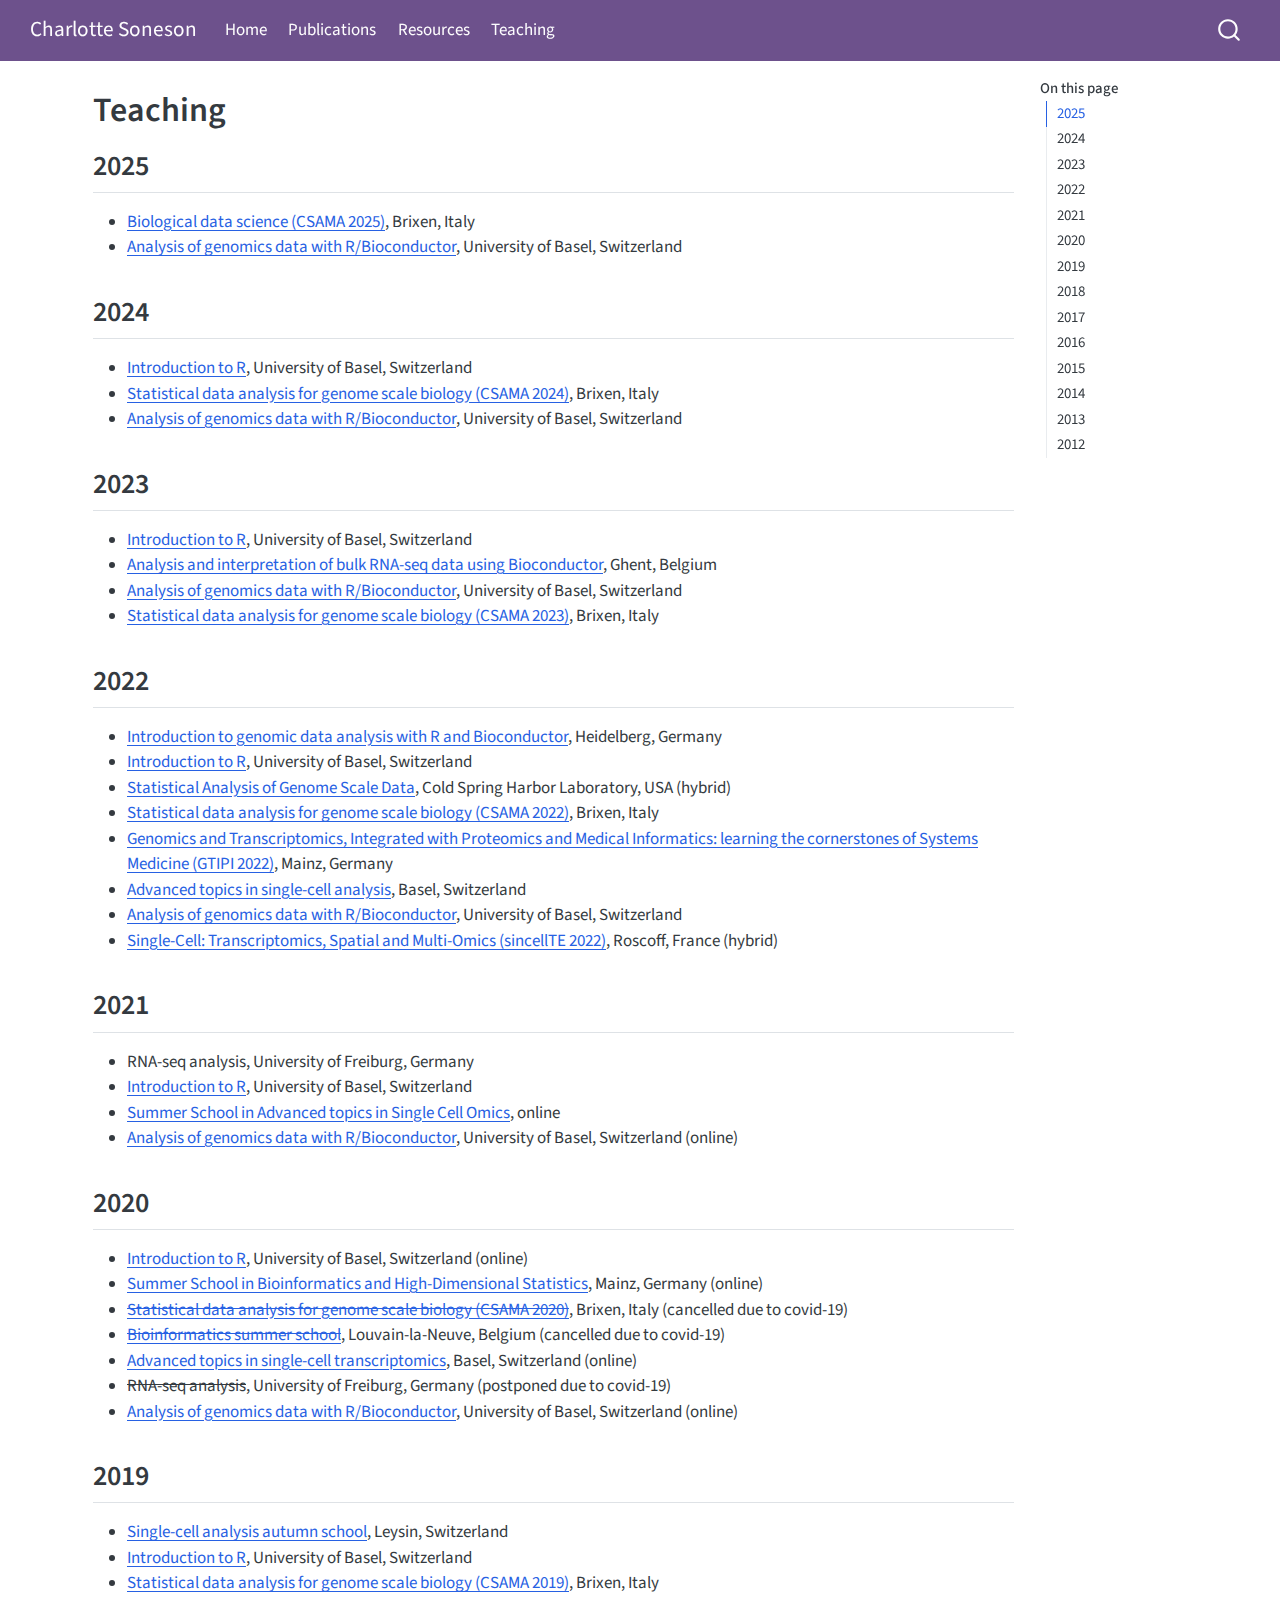
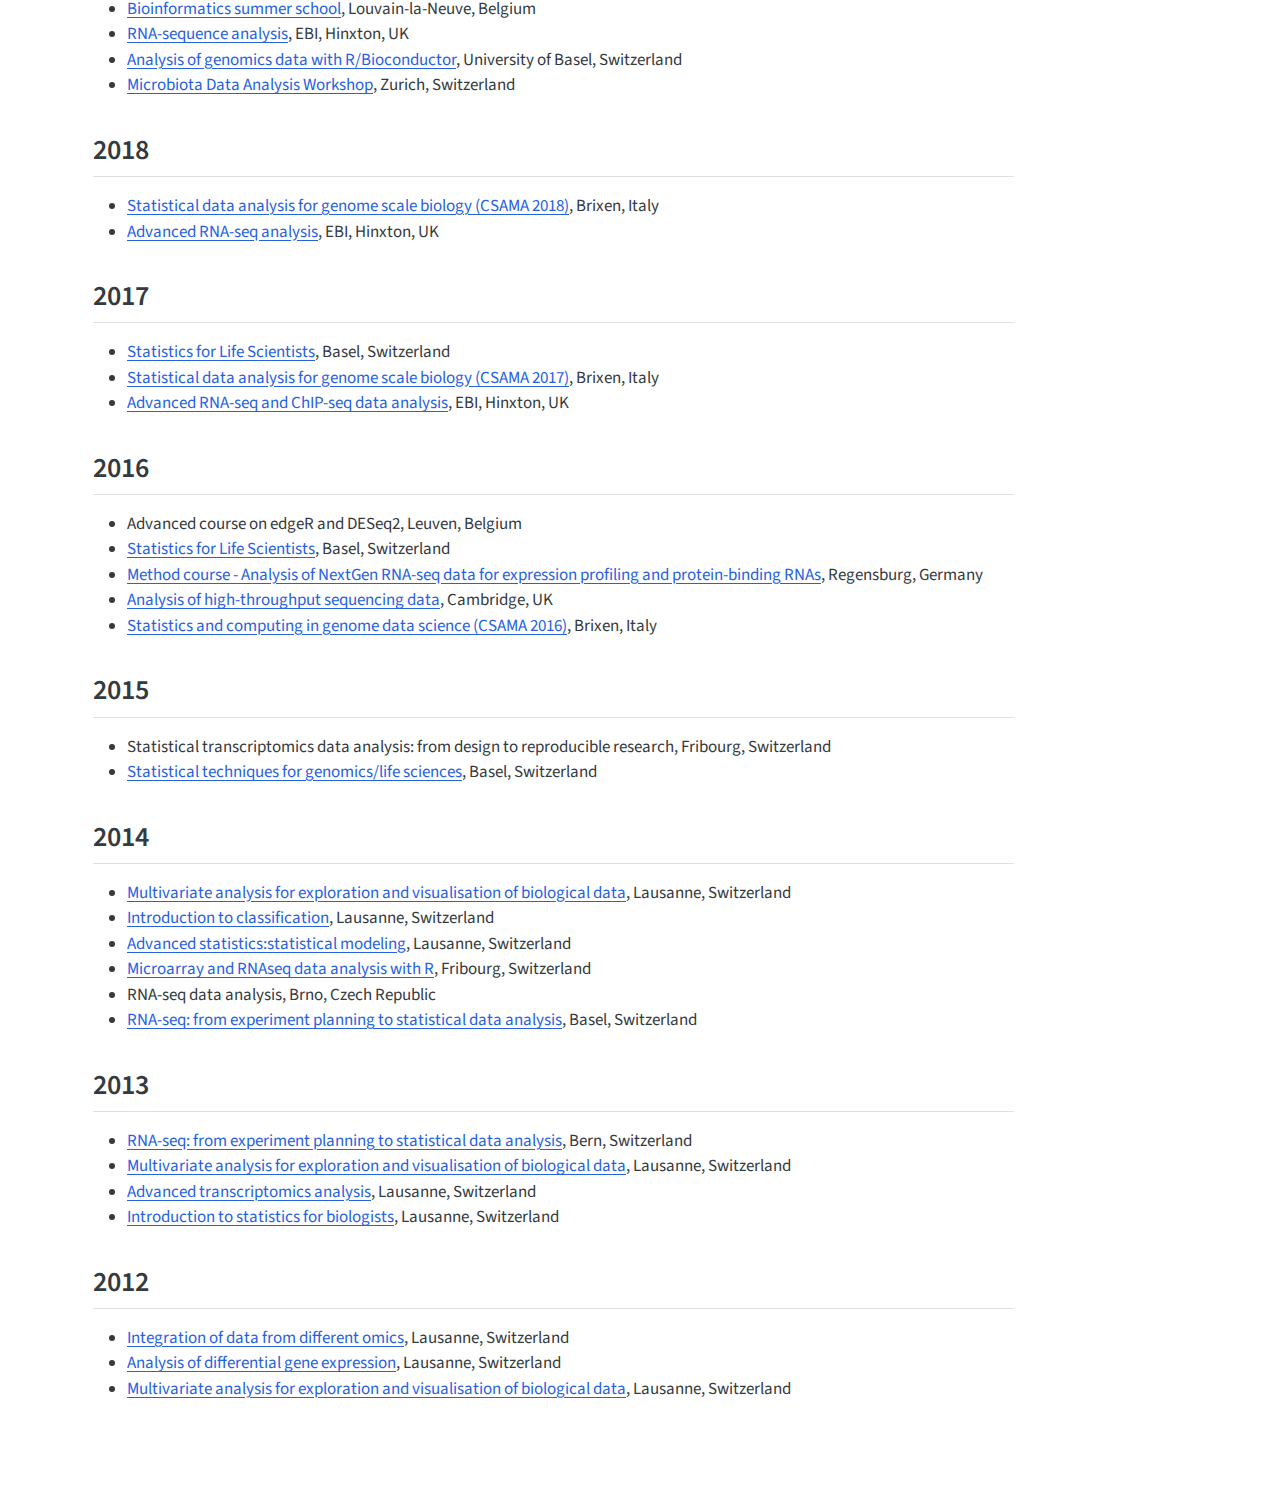
<file: docs/teaching.html>
<!DOCTYPE html>
<html xmlns="http://www.w3.org/1999/xhtml" lang="en" xml:lang="en"><head>

<meta charset="utf-8">
<meta name="generator" content="quarto-1.5.45">

<meta name="viewport" content="width=device-width, initial-scale=1.0, user-scalable=yes">


<title>Teaching – Charlotte Soneson</title>
<style>
code{white-space: pre-wrap;}
span.smallcaps{font-variant: small-caps;}
div.columns{display: flex; gap: min(4vw, 1.5em);}
div.column{flex: auto; overflow-x: auto;}
div.hanging-indent{margin-left: 1.5em; text-indent: -1.5em;}
ul.task-list{list-style: none;}
ul.task-list li input[type="checkbox"] {
  width: 0.8em;
  margin: 0 0.8em 0.2em -1em; /* quarto-specific, see https://github.com/quarto-dev/quarto-cli/issues/4556 */ 
  vertical-align: middle;
}
</style>


<script src="site_libs/quarto-nav/quarto-nav.js"></script>
<script src="site_libs/quarto-nav/headroom.min.js"></script>
<script src="site_libs/clipboard/clipboard.min.js"></script>
<script src="site_libs/quarto-search/autocomplete.umd.js"></script>
<script src="site_libs/quarto-search/fuse.min.js"></script>
<script src="site_libs/quarto-search/quarto-search.js"></script>
<meta name="quarto:offset" content="./">
<script src="site_libs/quarto-html/quarto.js"></script>
<script src="site_libs/quarto-html/popper.min.js"></script>
<script src="site_libs/quarto-html/tippy.umd.min.js"></script>
<script src="site_libs/quarto-html/anchor.min.js"></script>
<link href="site_libs/quarto-html/tippy.css" rel="stylesheet">
<link href="site_libs/quarto-html/quarto-syntax-highlighting.css" rel="stylesheet" id="quarto-text-highlighting-styles">
<script src="site_libs/bootstrap/bootstrap.min.js"></script>
<link href="site_libs/bootstrap/bootstrap-icons.css" rel="stylesheet">
<link href="site_libs/bootstrap/bootstrap.min.css" rel="stylesheet" id="quarto-bootstrap" data-mode="light">
<script id="quarto-search-options" type="application/json">{
  "location": "navbar",
  "copy-button": false,
  "collapse-after": 3,
  "panel-placement": "end",
  "type": "overlay",
  "limit": 50,
  "keyboard-shortcut": [
    "f",
    "/",
    "s"
  ],
  "show-item-context": false,
  "language": {
    "search-no-results-text": "No results",
    "search-matching-documents-text": "matching documents",
    "search-copy-link-title": "Copy link to search",
    "search-hide-matches-text": "Hide additional matches",
    "search-more-match-text": "more match in this document",
    "search-more-matches-text": "more matches in this document",
    "search-clear-button-title": "Clear",
    "search-text-placeholder": "",
    "search-detached-cancel-button-title": "Cancel",
    "search-submit-button-title": "Submit",
    "search-label": "Search"
  }
}</script>


<link rel="stylesheet" href="styles.css">
</head>

<body class="nav-fixed">

<div id="quarto-search-results"></div>
  <header id="quarto-header" class="headroom fixed-top">
    <nav class="navbar navbar-expand-lg " data-bs-theme="dark">
      <div class="navbar-container container-fluid">
      <div class="navbar-brand-container mx-auto">
    <a class="navbar-brand" href="./index.html">
    <span class="navbar-title">Charlotte Soneson</span>
    </a>
  </div>
            <div id="quarto-search" class="" title="Search"></div>
          <button class="navbar-toggler" type="button" data-bs-toggle="collapse" data-bs-target="#navbarCollapse" aria-controls="navbarCollapse" role="menu" aria-expanded="false" aria-label="Toggle navigation" onclick="if (window.quartoToggleHeadroom) { window.quartoToggleHeadroom(); }">
  <span class="navbar-toggler-icon"></span>
</button>
          <div class="collapse navbar-collapse" id="navbarCollapse">
            <ul class="navbar-nav navbar-nav-scroll me-auto">
  <li class="nav-item">
    <a class="nav-link" href="./index.html"> <i class="bi bi-fa-home" role="img">
</i> 
<span class="menu-text">Home</span></a>
  </li>  
  <li class="nav-item">
    <a class="nav-link" href="./publications.html"> <i class="bi bi-fa-file-pdf-o" role="img">
</i> 
<span class="menu-text">Publications</span></a>
  </li>  
  <li class="nav-item">
    <a class="nav-link" href="./resources.html"> <i class="bi bi-fa-cogs" role="img">
</i> 
<span class="menu-text">Resources</span></a>
  </li>  
  <li class="nav-item">
    <a class="nav-link active" href="./teaching.html" aria-current="page"> <i class="bi bi-fa-mortar-board" role="img">
</i> 
<span class="menu-text">Teaching</span></a>
  </li>  
</ul>
          </div> <!-- /navcollapse -->
            <div class="quarto-navbar-tools">
</div>
      </div> <!-- /container-fluid -->
    </nav>
</header>
<!-- content -->
<div id="quarto-content" class="quarto-container page-columns page-rows-contents page-layout-article page-navbar">
<!-- sidebar -->
<!-- margin-sidebar -->
    <div id="quarto-margin-sidebar" class="sidebar margin-sidebar">
        <nav id="TOC" role="doc-toc" class="toc-active">
    <h2 id="toc-title">On this page</h2>
   
  <ul>
  <li><a href="#section" id="toc-section" class="nav-link active" data-scroll-target="#section">2025</a></li>
  <li><a href="#section-1" id="toc-section-1" class="nav-link" data-scroll-target="#section-1">2024</a></li>
  <li><a href="#section-2" id="toc-section-2" class="nav-link" data-scroll-target="#section-2">2023</a></li>
  <li><a href="#section-3" id="toc-section-3" class="nav-link" data-scroll-target="#section-3">2022</a></li>
  <li><a href="#section-4" id="toc-section-4" class="nav-link" data-scroll-target="#section-4">2021</a></li>
  <li><a href="#section-5" id="toc-section-5" class="nav-link" data-scroll-target="#section-5">2020</a></li>
  <li><a href="#section-6" id="toc-section-6" class="nav-link" data-scroll-target="#section-6">2019</a></li>
  <li><a href="#section-7" id="toc-section-7" class="nav-link" data-scroll-target="#section-7">2018</a></li>
  <li><a href="#section-8" id="toc-section-8" class="nav-link" data-scroll-target="#section-8">2017</a></li>
  <li><a href="#section-9" id="toc-section-9" class="nav-link" data-scroll-target="#section-9">2016</a></li>
  <li><a href="#section-10" id="toc-section-10" class="nav-link" data-scroll-target="#section-10">2015</a></li>
  <li><a href="#section-11" id="toc-section-11" class="nav-link" data-scroll-target="#section-11">2014</a></li>
  <li><a href="#section-12" id="toc-section-12" class="nav-link" data-scroll-target="#section-12">2013</a></li>
  <li><a href="#section-13" id="toc-section-13" class="nav-link" data-scroll-target="#section-13">2012</a></li>
  </ul>
</nav>
    </div>
<!-- main -->
<main class="content" id="quarto-document-content">

<header id="title-block-header" class="quarto-title-block default">
<div class="quarto-title">
<h1 class="title">Teaching</h1>
</div>



<div class="quarto-title-meta">

    
  
    
  </div>
  


</header>


<section id="section" class="level2">
<h2 class="anchored" data-anchor-id="section">2025</h2>
<ul>
<li><a href="https://csama2025.bioconductor.eu/">Biological data science (CSAMA 2025)</a>, Brixen, Italy</li>
<li><a href="https://ivanek.github.io/analysisOfGenomicsDataWithR/">Analysis of genomics data with R/Bioconductor</a>, University of Basel, Switzerland</li>
</ul>
</section>
<section id="section-1" class="level2">
<h2 class="anchored" data-anchor-id="section-1">2024</h2>
<ul>
<li><a href="https://ivanek.github.io/introductionToR/">Introduction to R</a>, University of Basel, Switzerland</li>
<li><a href="https://csama2024.bioconductor.eu/">Statistical data analysis for genome scale biology (CSAMA 2024)</a>, Brixen, Italy</li>
<li><a href="https://ivanek.github.io/analysisOfGenomicsDataWithR/">Analysis of genomics data with R/Bioconductor</a>, University of Basel, Switzerland</li>
</ul>
</section>
<section id="section-2" class="level2">
<h2 class="anchored" data-anchor-id="section-2">2023</h2>
<ul>
<li><a href="https://ivanek.github.io/introductionToR/">Introduction to R</a>, University of Basel, Switzerland</li>
<li><a href="https://bioconductor.github.io/2023-09-18-RNASeq-EuroBioc/">Analysis and interpretation of bulk RNA-seq data using Bioconductor</a>, Ghent, Belgium</li>
<li><a href="https://ivanek.github.io/analysisOfGenomicsDataWithR/">Analysis of genomics data with R/Bioconductor</a>, University of Basel, Switzerland</li>
<li><a href="https://csama2023.bioconductor.eu/">Statistical data analysis for genome scale biology (CSAMA 2023)</a>, Brixen, Italy</li>
</ul>
</section>
<section id="section-3" class="level2">
<h2 class="anchored" data-anchor-id="section-3">2022</h2>
<ul>
<li><a href="https://bioconductor.github.io/2022-09-12-BiocIntro-Heidelberg/">Introduction to genomic data analysis with R and Bioconductor</a>, Heidelberg, Germany</li>
<li><a href="https://ivanek.github.io/introductionToR/">Introduction to R</a>, University of Basel, Switzerland</li>
<li><a href="https://meetings.cshl.edu/courses.aspx?course=C-data&amp;year=22">Statistical Analysis of Genome Scale Data</a>, Cold Spring Harbor Laboratory, USA (hybrid)</li>
<li><a href="https://csama2022.bioconductor.eu/">Statistical data analysis for genome scale biology (CSAMA 2022)</a>, Brixen, Italy</li>
<li><a href="https://imbeimainz.github.io/GTIPI2022/index.html">Genomics and Transcriptomics, Integrated with Proteomics and Medical Informatics: learning the cornerstones of Systems Medicine (GTIPI 2022)</a>, Mainz, Germany</li>
<li><a href="https://www.sib.swiss/training/course/20220426_ADVSC">Advanced topics in single-cell analysis</a>, Basel, Switzerland</li>
<li><a href="https://ivanek.github.io/analysisOfGenomicsDataWithR/">Analysis of genomics data with R/Bioconductor</a>, University of Basel, Switzerland</li>
<li><a href="https://www.france-bioinformatique.fr/formation/single-cell-2022/">Single-Cell: Transcriptomics, Spatial and Multi-Omics (sincellTE 2022)</a>, Roscoff, France (hybrid)</li>
</ul>
</section>
<section id="section-4" class="level2">
<h2 class="anchored" data-anchor-id="section-4">2021</h2>
<ul>
<li>RNA-seq analysis, University of Freiburg, Germany</li>
<li><a href="https://ivanek.github.io/introductionToR/">Introduction to R</a>, University of Basel, Switzerland</li>
<li><a href="https://nbisweden.github.io/single-cell_sib_scilifelab_2021/README.html">Summer School in Advanced topics in Single Cell Omics</a>, online</li>
<li><a href="https://ivanek.github.io/analysisOfGenomicsDataWithR/">Analysis of genomics data with R/Bioconductor</a>, University of Basel, Switzerland (online)</li>
</ul>
</section>
<section id="section-5" class="level2">
<h2 class="anchored" data-anchor-id="section-5">2020</h2>
<ul>
<li><a href="https://ivanek.github.io/introductionToR/">Introduction to R</a>, University of Basel, Switzerland (online)</li>
<li><a href="http://www3.unimedizin-mainz.de/transmed/training-program/training-in-scientific-skills/summer-school-in-bioinformatics-and-high-dimensional-statistics.html">Summer School in Bioinformatics and High-Dimensional Statistics</a>, Mainz, Germany (online)</li>
<li><a href="https://www.huber.embl.de/csama2020/#home"><del>Statistical data analysis for genome scale biology (CSAMA 2020)</del></a>, Brixen, Italy (cancelled due to covid-19)</li>
<li><a href="https://uclouvain-cbio.github.io/BSS2020/"><del>Bioinformatics summer school</del></a>, Louvain-la-Neuve, Belgium (cancelled due to covid-19)</li>
<li><a href="https://www.sib.swiss/training/course/2020-05-adv-scrna">Advanced topics in single-cell transcriptomics</a>, Basel, Switzerland (online)</li>
<li><del>RNA-seq analysis</del>, University of Freiburg, Germany (postponed due to covid-19)</li>
<li><a href="https://ivanek.github.io/analysisOfGenomicsDataWithR/">Analysis of genomics data with R/Bioconductor</a>, University of Basel, Switzerland (online)</li>
</ul>
</section>
<section id="section-6" class="level2">
<h2 class="anchored" data-anchor-id="section-6">2019</h2>
<ul>
<li><a href="https://nbisweden.github.io/single-cell_sib_scilifelab/README.html">Single-cell analysis autumn school</a>, Leysin, Switzerland</li>
<li><a href="https://ivanek.github.io/introductionToR/">Introduction to R</a>, University of Basel, Switzerland</li>
<li><a href="https://www.huber.embl.de/csama2019/#home">Statistical data analysis for genome scale biology (CSAMA 2019)</a>, Brixen, Italy</li>
<li><a href="https://uclouvain-cbio.github.io/BSS2019/">Bioinformatics summer school</a>, Louvain-la-Neuve, Belgium</li>
<li><a href="https://www.ebi.ac.uk/training/events/2019/rna-sequence-analysis">RNA-sequence analysis</a>, EBI, Hinxton, UK</li>
<li><a href="https://ivanek.github.io/analysisOfGenomicsDataWithR/">Analysis of genomics data with R/Bioconductor</a>, University of Basel, Switzerland</li>
<li><a href="http://gdc-mda.ethz.ch/MDA19/program.html">Microbiota Data Analysis Workshop</a>, Zurich, Switzerland</li>
</ul>
</section>
<section id="section-7" class="level2">
<h2 class="anchored" data-anchor-id="section-7">2018</h2>
<ul>
<li><a href="http://www-huber.embl.de/csama2018/#home">Statistical data analysis for genome scale biology (CSAMA 2018)</a>, Brixen, Italy</li>
<li><a href="https://www.ebi.ac.uk/training/events/2018/advanced-rna-seq-analysis">Advanced RNA-seq analysis</a>, EBI, Hinxton, UK</li>
</ul>
</section>
<section id="section-8" class="level2">
<h2 class="anchored" data-anchor-id="section-8">2017</h2>
<ul>
<li><a href="https://www.sib.swiss/training/course/stats-basel2017">Statistics for Life Scientists</a>, Basel, Switzerland</li>
<li><a href="http://www.huber.embl.de/csama2017/#home">Statistical data analysis for genome scale biology (CSAMA 2017)</a>, Brixen, Italy</li>
<li><a href="http://www.ebi.ac.uk/training/events/2017/advanced-rna-seq-and-chip-seq-data-analysis-1">Advanced RNA-seq and ChIP-seq data analysis</a>, EBI, Hinxton, UK</li>
</ul>
</section>
<section id="section-9" class="level2">
<h2 class="anchored" data-anchor-id="section-9">2016</h2>
<ul>
<li>Advanced course on edgeR and DESeq2, Leuven, Belgium</li>
<li><a href="http://edu.isb-sib.ch/course/view.php?id=269">Statistics for Life Scientists</a>, Basel, Switzerland</li>
<li><a href="http://www.uni-regensburg.de/medicine/statistical-bioinformatics/method-course-oct-16/program/index.html">Method course - Analysis of NextGen RNA-seq data for expression profiling and protein-binding RNAs</a>, Regensburg, Germany</li>
<li><a href="http://events.embo.org/16-htp-seq/">Analysis of high-throughput sequencing data</a>, Cambridge, UK</li>
<li><a href="http://www.huber.embl.de/csama2016/about/">Statistics and computing in genome data science (CSAMA 2016)</a>, Brixen, Italy</li>
</ul>
</section>
<section id="section-10" class="level2">
<h2 class="anchored" data-anchor-id="section-10">2015</h2>
<ul>
<li>Statistical transcriptomics data analysis: from design to reproducible research, Fribourg, Switzerland</li>
<li><a href="http://edu.isb-sib.ch/course/view.php?id=189">Statistical techniques for genomics/life sciences</a>, Basel, Switzerland</li>
</ul>
</section>
<section id="section-11" class="level2">
<h2 class="anchored" data-anchor-id="section-11">2014</h2>
<ul>
<li><a href="http://edu.isb-sib.ch/course/view.php?id=187">Multivariate analysis for exploration and visualisation of biological data</a>, Lausanne, Switzerland</li>
<li><a href="http://edu.isb-sib.ch/course/view.php?id=186">Introduction to classification</a>, Lausanne, Switzerland</li>
<li><a href="http://edu.isb-sib.ch/course/view.php?id=177">Advanced statistics:statistical modeling</a>, Lausanne, Switzerland</li>
<li><a href="http://edu.isb-sib.ch/course/view.php?id=175">Microarray and RNAseq data analysis with R</a>, Fribourg, Switzerland</li>
<li>RNA-seq data analysis, Brno, Czech Republic</li>
<li><a href="http://www.bc2.ch/courses/RNASeqCourseBasel201401/">RNA-seq: from experiment planning to statistical data analysis</a>, Basel, Switzerland</li>
</ul>
</section>
<section id="section-12" class="level2">
<h2 class="anchored" data-anchor-id="section-12">2013</h2>
<ul>
<li><a href="http://biologie.cuso.ch/staromics/activities/detail-activity/item/courses/rna-seq-from-experiment-planing-to-statistical-data-analysis/">RNA-seq: from experiment planning to statistical data analysis</a>, Bern, Switzerland</li>
<li><a href="http://edu.isb-sib.ch/course/view.php?id=150">Multivariate analysis for exploration and visualisation of biological data</a>, Lausanne, Switzerland</li>
<li><a href="http://edu.isb-sib.ch/course/view.php?id=146">Advanced transcriptomics analysis</a>, Lausanne, Switzerland</li>
<li><a href="http://edu.isb-sib.ch/course/view.php?id=147">Introduction to statistics for biologists</a>, Lausanne, Switzerland</li>
</ul>
</section>
<section id="section-13" class="level2">
<h2 class="anchored" data-anchor-id="section-13">2012</h2>
<ul>
<li><a href="http://edu.isb-sib.ch/course/view.php?id=124">Integration of data from different omics</a>, Lausanne, Switzerland</li>
<li><a href="http://edu.isb-sib.ch/course/view.php?id=120">Analysis of differential gene expression</a>, Lausanne, Switzerland</li>
<li><a href="http://edu.isb-sib.ch/course/view.php?id=121">Multivariate analysis for exploration and visualisation of biological data</a>, Lausanne, Switzerland</li>
</ul>


</section>

</main> <!-- /main -->
<script id="quarto-html-after-body" type="application/javascript">
window.document.addEventListener("DOMContentLoaded", function (event) {
  const toggleBodyColorMode = (bsSheetEl) => {
    const mode = bsSheetEl.getAttribute("data-mode");
    const bodyEl = window.document.querySelector("body");
    if (mode === "dark") {
      bodyEl.classList.add("quarto-dark");
      bodyEl.classList.remove("quarto-light");
    } else {
      bodyEl.classList.add("quarto-light");
      bodyEl.classList.remove("quarto-dark");
    }
  }
  const toggleBodyColorPrimary = () => {
    const bsSheetEl = window.document.querySelector("link#quarto-bootstrap");
    if (bsSheetEl) {
      toggleBodyColorMode(bsSheetEl);
    }
  }
  toggleBodyColorPrimary();  
  const icon = "";
  const anchorJS = new window.AnchorJS();
  anchorJS.options = {
    placement: 'right',
    icon: icon
  };
  anchorJS.add('.anchored');
  const isCodeAnnotation = (el) => {
    for (const clz of el.classList) {
      if (clz.startsWith('code-annotation-')) {                     
        return true;
      }
    }
    return false;
  }
  const onCopySuccess = function(e) {
    // button target
    const button = e.trigger;
    // don't keep focus
    button.blur();
    // flash "checked"
    button.classList.add('code-copy-button-checked');
    var currentTitle = button.getAttribute("title");
    button.setAttribute("title", "Copied!");
    let tooltip;
    if (window.bootstrap) {
      button.setAttribute("data-bs-toggle", "tooltip");
      button.setAttribute("data-bs-placement", "left");
      button.setAttribute("data-bs-title", "Copied!");
      tooltip = new bootstrap.Tooltip(button, 
        { trigger: "manual", 
          customClass: "code-copy-button-tooltip",
          offset: [0, -8]});
      tooltip.show();    
    }
    setTimeout(function() {
      if (tooltip) {
        tooltip.hide();
        button.removeAttribute("data-bs-title");
        button.removeAttribute("data-bs-toggle");
        button.removeAttribute("data-bs-placement");
      }
      button.setAttribute("title", currentTitle);
      button.classList.remove('code-copy-button-checked');
    }, 1000);
    // clear code selection
    e.clearSelection();
  }
  const getTextToCopy = function(trigger) {
      const codeEl = trigger.previousElementSibling.cloneNode(true);
      for (const childEl of codeEl.children) {
        if (isCodeAnnotation(childEl)) {
          childEl.remove();
        }
      }
      return codeEl.innerText;
  }
  const clipboard = new window.ClipboardJS('.code-copy-button:not([data-in-quarto-modal])', {
    text: getTextToCopy
  });
  clipboard.on('success', onCopySuccess);
  if (window.document.getElementById('quarto-embedded-source-code-modal')) {
    // For code content inside modals, clipBoardJS needs to be initialized with a container option
    // TODO: Check when it could be a function (https://github.com/zenorocha/clipboard.js/issues/860)
    const clipboardModal = new window.ClipboardJS('.code-copy-button[data-in-quarto-modal]', {
      text: getTextToCopy,
      container: window.document.getElementById('quarto-embedded-source-code-modal')
    });
    clipboardModal.on('success', onCopySuccess);
  }
    var localhostRegex = new RegExp(/^(?:http|https):\/\/localhost\:?[0-9]*\//);
    var mailtoRegex = new RegExp(/^mailto:/);
      var filterRegex = new RegExp('/' + window.location.host + '/');
    var isInternal = (href) => {
        return filterRegex.test(href) || localhostRegex.test(href) || mailtoRegex.test(href);
    }
    // Inspect non-navigation links and adorn them if external
 	var links = window.document.querySelectorAll('a[href]:not(.nav-link):not(.navbar-brand):not(.toc-action):not(.sidebar-link):not(.sidebar-item-toggle):not(.pagination-link):not(.no-external):not([aria-hidden]):not(.dropdown-item):not(.quarto-navigation-tool):not(.about-link)');
    for (var i=0; i<links.length; i++) {
      const link = links[i];
      if (!isInternal(link.href)) {
        // undo the damage that might have been done by quarto-nav.js in the case of
        // links that we want to consider external
        if (link.dataset.originalHref !== undefined) {
          link.href = link.dataset.originalHref;
        }
      }
    }
  function tippyHover(el, contentFn, onTriggerFn, onUntriggerFn) {
    const config = {
      allowHTML: true,
      maxWidth: 500,
      delay: 100,
      arrow: false,
      appendTo: function(el) {
          return el.parentElement;
      },
      interactive: true,
      interactiveBorder: 10,
      theme: 'quarto',
      placement: 'bottom-start',
    };
    if (contentFn) {
      config.content = contentFn;
    }
    if (onTriggerFn) {
      config.onTrigger = onTriggerFn;
    }
    if (onUntriggerFn) {
      config.onUntrigger = onUntriggerFn;
    }
    window.tippy(el, config); 
  }
  const noterefs = window.document.querySelectorAll('a[role="doc-noteref"]');
  for (var i=0; i<noterefs.length; i++) {
    const ref = noterefs[i];
    tippyHover(ref, function() {
      // use id or data attribute instead here
      let href = ref.getAttribute('data-footnote-href') || ref.getAttribute('href');
      try { href = new URL(href).hash; } catch {}
      const id = href.replace(/^#\/?/, "");
      const note = window.document.getElementById(id);
      if (note) {
        return note.innerHTML;
      } else {
        return "";
      }
    });
  }
  const xrefs = window.document.querySelectorAll('a.quarto-xref');
  const processXRef = (id, note) => {
    // Strip column container classes
    const stripColumnClz = (el) => {
      el.classList.remove("page-full", "page-columns");
      if (el.children) {
        for (const child of el.children) {
          stripColumnClz(child);
        }
      }
    }
    stripColumnClz(note)
    if (id === null || id.startsWith('sec-')) {
      // Special case sections, only their first couple elements
      const container = document.createElement("div");
      if (note.children && note.children.length > 2) {
        container.appendChild(note.children[0].cloneNode(true));
        for (let i = 1; i < note.children.length; i++) {
          const child = note.children[i];
          if (child.tagName === "P" && child.innerText === "") {
            continue;
          } else {
            container.appendChild(child.cloneNode(true));
            break;
          }
        }
        if (window.Quarto?.typesetMath) {
          window.Quarto.typesetMath(container);
        }
        return container.innerHTML
      } else {
        if (window.Quarto?.typesetMath) {
          window.Quarto.typesetMath(note);
        }
        return note.innerHTML;
      }
    } else {
      // Remove any anchor links if they are present
      const anchorLink = note.querySelector('a.anchorjs-link');
      if (anchorLink) {
        anchorLink.remove();
      }
      if (window.Quarto?.typesetMath) {
        window.Quarto.typesetMath(note);
      }
      // TODO in 1.5, we should make sure this works without a callout special case
      if (note.classList.contains("callout")) {
        return note.outerHTML;
      } else {
        return note.innerHTML;
      }
    }
  }
  for (var i=0; i<xrefs.length; i++) {
    const xref = xrefs[i];
    tippyHover(xref, undefined, function(instance) {
      instance.disable();
      let url = xref.getAttribute('href');
      let hash = undefined; 
      if (url.startsWith('#')) {
        hash = url;
      } else {
        try { hash = new URL(url).hash; } catch {}
      }
      if (hash) {
        const id = hash.replace(/^#\/?/, "");
        const note = window.document.getElementById(id);
        if (note !== null) {
          try {
            const html = processXRef(id, note.cloneNode(true));
            instance.setContent(html);
          } finally {
            instance.enable();
            instance.show();
          }
        } else {
          // See if we can fetch this
          fetch(url.split('#')[0])
          .then(res => res.text())
          .then(html => {
            const parser = new DOMParser();
            const htmlDoc = parser.parseFromString(html, "text/html");
            const note = htmlDoc.getElementById(id);
            if (note !== null) {
              const html = processXRef(id, note);
              instance.setContent(html);
            } 
          }).finally(() => {
            instance.enable();
            instance.show();
          });
        }
      } else {
        // See if we can fetch a full url (with no hash to target)
        // This is a special case and we should probably do some content thinning / targeting
        fetch(url)
        .then(res => res.text())
        .then(html => {
          const parser = new DOMParser();
          const htmlDoc = parser.parseFromString(html, "text/html");
          const note = htmlDoc.querySelector('main.content');
          if (note !== null) {
            // This should only happen for chapter cross references
            // (since there is no id in the URL)
            // remove the first header
            if (note.children.length > 0 && note.children[0].tagName === "HEADER") {
              note.children[0].remove();
            }
            const html = processXRef(null, note);
            instance.setContent(html);
          } 
        }).finally(() => {
          instance.enable();
          instance.show();
        });
      }
    }, function(instance) {
    });
  }
      let selectedAnnoteEl;
      const selectorForAnnotation = ( cell, annotation) => {
        let cellAttr = 'data-code-cell="' + cell + '"';
        let lineAttr = 'data-code-annotation="' +  annotation + '"';
        const selector = 'span[' + cellAttr + '][' + lineAttr + ']';
        return selector;
      }
      const selectCodeLines = (annoteEl) => {
        const doc = window.document;
        const targetCell = annoteEl.getAttribute("data-target-cell");
        const targetAnnotation = annoteEl.getAttribute("data-target-annotation");
        const annoteSpan = window.document.querySelector(selectorForAnnotation(targetCell, targetAnnotation));
        const lines = annoteSpan.getAttribute("data-code-lines").split(",");
        const lineIds = lines.map((line) => {
          return targetCell + "-" + line;
        })
        let top = null;
        let height = null;
        let parent = null;
        if (lineIds.length > 0) {
            //compute the position of the single el (top and bottom and make a div)
            const el = window.document.getElementById(lineIds[0]);
            top = el.offsetTop;
            height = el.offsetHeight;
            parent = el.parentElement.parentElement;
          if (lineIds.length > 1) {
            const lastEl = window.document.getElementById(lineIds[lineIds.length - 1]);
            const bottom = lastEl.offsetTop + lastEl.offsetHeight;
            height = bottom - top;
          }
          if (top !== null && height !== null && parent !== null) {
            // cook up a div (if necessary) and position it 
            let div = window.document.getElementById("code-annotation-line-highlight");
            if (div === null) {
              div = window.document.createElement("div");
              div.setAttribute("id", "code-annotation-line-highlight");
              div.style.position = 'absolute';
              parent.appendChild(div);
            }
            div.style.top = top - 2 + "px";
            div.style.height = height + 4 + "px";
            div.style.left = 0;
            let gutterDiv = window.document.getElementById("code-annotation-line-highlight-gutter");
            if (gutterDiv === null) {
              gutterDiv = window.document.createElement("div");
              gutterDiv.setAttribute("id", "code-annotation-line-highlight-gutter");
              gutterDiv.style.position = 'absolute';
              const codeCell = window.document.getElementById(targetCell);
              const gutter = codeCell.querySelector('.code-annotation-gutter');
              gutter.appendChild(gutterDiv);
            }
            gutterDiv.style.top = top - 2 + "px";
            gutterDiv.style.height = height + 4 + "px";
          }
          selectedAnnoteEl = annoteEl;
        }
      };
      const unselectCodeLines = () => {
        const elementsIds = ["code-annotation-line-highlight", "code-annotation-line-highlight-gutter"];
        elementsIds.forEach((elId) => {
          const div = window.document.getElementById(elId);
          if (div) {
            div.remove();
          }
        });
        selectedAnnoteEl = undefined;
      };
        // Handle positioning of the toggle
    window.addEventListener(
      "resize",
      throttle(() => {
        elRect = undefined;
        if (selectedAnnoteEl) {
          selectCodeLines(selectedAnnoteEl);
        }
      }, 10)
    );
    function throttle(fn, ms) {
    let throttle = false;
    let timer;
      return (...args) => {
        if(!throttle) { // first call gets through
            fn.apply(this, args);
            throttle = true;
        } else { // all the others get throttled
            if(timer) clearTimeout(timer); // cancel #2
            timer = setTimeout(() => {
              fn.apply(this, args);
              timer = throttle = false;
            }, ms);
        }
      };
    }
      // Attach click handler to the DT
      const annoteDls = window.document.querySelectorAll('dt[data-target-cell]');
      for (const annoteDlNode of annoteDls) {
        annoteDlNode.addEventListener('click', (event) => {
          const clickedEl = event.target;
          if (clickedEl !== selectedAnnoteEl) {
            unselectCodeLines();
            const activeEl = window.document.querySelector('dt[data-target-cell].code-annotation-active');
            if (activeEl) {
              activeEl.classList.remove('code-annotation-active');
            }
            selectCodeLines(clickedEl);
            clickedEl.classList.add('code-annotation-active');
          } else {
            // Unselect the line
            unselectCodeLines();
            clickedEl.classList.remove('code-annotation-active');
          }
        });
      }
  const findCites = (el) => {
    const parentEl = el.parentElement;
    if (parentEl) {
      const cites = parentEl.dataset.cites;
      if (cites) {
        return {
          el,
          cites: cites.split(' ')
        };
      } else {
        return findCites(el.parentElement)
      }
    } else {
      return undefined;
    }
  };
  var bibliorefs = window.document.querySelectorAll('a[role="doc-biblioref"]');
  for (var i=0; i<bibliorefs.length; i++) {
    const ref = bibliorefs[i];
    const citeInfo = findCites(ref);
    if (citeInfo) {
      tippyHover(citeInfo.el, function() {
        var popup = window.document.createElement('div');
        citeInfo.cites.forEach(function(cite) {
          var citeDiv = window.document.createElement('div');
          citeDiv.classList.add('hanging-indent');
          citeDiv.classList.add('csl-entry');
          var biblioDiv = window.document.getElementById('ref-' + cite);
          if (biblioDiv) {
            citeDiv.innerHTML = biblioDiv.innerHTML;
          }
          popup.appendChild(citeDiv);
        });
        return popup.innerHTML;
      });
    }
  }
});
</script>
</div> <!-- /content -->




</body></html>
</file>
<file: docs/site_libs/quarto-html/tippy.css>
.tippy-box[data-animation=fade][data-state=hidden]{opacity:0}[data-tippy-root]{max-width:calc(100vw - 10px)}.tippy-box{position:relative;background-color:#333;color:#fff;border-radius:4px;font-size:14px;line-height:1.4;white-space:normal;outline:0;transition-property:transform,visibility,opacity}.tippy-box[data-placement^=top]>.tippy-arrow{bottom:0}.tippy-box[data-placement^=top]>.tippy-arrow:before{bottom:-7px;left:0;border-width:8px 8px 0;border-top-color:initial;transform-origin:center top}.tippy-box[data-placement^=bottom]>.tippy-arrow{top:0}.tippy-box[data-placement^=bottom]>.tippy-arrow:before{top:-7px;left:0;border-width:0 8px 8px;border-bottom-color:initial;transform-origin:center bottom}.tippy-box[data-placement^=left]>.tippy-arrow{right:0}.tippy-box[data-placement^=left]>.tippy-arrow:before{border-width:8px 0 8px 8px;border-left-color:initial;right:-7px;transform-origin:center left}.tippy-box[data-placement^=right]>.tippy-arrow{left:0}.tippy-box[data-placement^=right]>.tippy-arrow:before{left:-7px;border-width:8px 8px 8px 0;border-right-color:initial;transform-origin:center right}.tippy-box[data-inertia][data-state=visible]{transition-timing-function:cubic-bezier(.54,1.5,.38,1.11)}.tippy-arrow{width:16px;height:16px;color:#333}.tippy-arrow:before{content:"";position:absolute;border-color:transparent;border-style:solid}.tippy-content{position:relative;padding:5px 9px;z-index:1}
</file>
<file: docs/site_libs/quarto-html/quarto-syntax-highlighting.css>
/* quarto syntax highlight colors */
:root {
  --quarto-hl-ot-color: #003B4F;
  --quarto-hl-at-color: #657422;
  --quarto-hl-ss-color: #20794D;
  --quarto-hl-an-color: #5E5E5E;
  --quarto-hl-fu-color: #4758AB;
  --quarto-hl-st-color: #20794D;
  --quarto-hl-cf-color: #003B4F;
  --quarto-hl-op-color: #5E5E5E;
  --quarto-hl-er-color: #AD0000;
  --quarto-hl-bn-color: #AD0000;
  --quarto-hl-al-color: #AD0000;
  --quarto-hl-va-color: #111111;
  --quarto-hl-bu-color: inherit;
  --quarto-hl-ex-color: inherit;
  --quarto-hl-pp-color: #AD0000;
  --quarto-hl-in-color: #5E5E5E;
  --quarto-hl-vs-color: #20794D;
  --quarto-hl-wa-color: #5E5E5E;
  --quarto-hl-do-color: #5E5E5E;
  --quarto-hl-im-color: #00769E;
  --quarto-hl-ch-color: #20794D;
  --quarto-hl-dt-color: #AD0000;
  --quarto-hl-fl-color: #AD0000;
  --quarto-hl-co-color: #5E5E5E;
  --quarto-hl-cv-color: #5E5E5E;
  --quarto-hl-cn-color: #8f5902;
  --quarto-hl-sc-color: #5E5E5E;
  --quarto-hl-dv-color: #AD0000;
  --quarto-hl-kw-color: #003B4F;
}

/* other quarto variables */
:root {
  --quarto-font-monospace: SFMono-Regular, Menlo, Monaco, Consolas, "Liberation Mono", "Courier New", monospace;
}

pre > code.sourceCode > span {
  color: #003B4F;
}

code span {
  color: #003B4F;
}

code.sourceCode > span {
  color: #003B4F;
}

div.sourceCode,
div.sourceCode pre.sourceCode {
  color: #003B4F;
}

code span.ot {
  color: #003B4F;
  font-style: inherit;
}

code span.at {
  color: #657422;
  font-style: inherit;
}

code span.ss {
  color: #20794D;
  font-style: inherit;
}

code span.an {
  color: #5E5E5E;
  font-style: inherit;
}

code span.fu {
  color: #4758AB;
  font-style: inherit;
}

code span.st {
  color: #20794D;
  font-style: inherit;
}

code span.cf {
  color: #003B4F;
  font-weight: bold;
  font-style: inherit;
}

code span.op {
  color: #5E5E5E;
  font-style: inherit;
}

code span.er {
  color: #AD0000;
  font-style: inherit;
}

code span.bn {
  color: #AD0000;
  font-style: inherit;
}

code span.al {
  color: #AD0000;
  font-style: inherit;
}

code span.va {
  color: #111111;
  font-style: inherit;
}

code span.bu {
  font-style: inherit;
}

code span.ex {
  font-style: inherit;
}

code span.pp {
  color: #AD0000;
  font-style: inherit;
}

code span.in {
  color: #5E5E5E;
  font-style: inherit;
}

code span.vs {
  color: #20794D;
  font-style: inherit;
}

code span.wa {
  color: #5E5E5E;
  font-style: italic;
}

code span.do {
  color: #5E5E5E;
  font-style: italic;
}

code span.im {
  color: #00769E;
  font-style: inherit;
}

code span.ch {
  color: #20794D;
  font-style: inherit;
}

code span.dt {
  color: #AD0000;
  font-style: inherit;
}

code span.fl {
  color: #AD0000;
  font-style: inherit;
}

code span.co {
  color: #5E5E5E;
  font-style: inherit;
}

code span.cv {
  color: #5E5E5E;
  font-style: italic;
}

code span.cn {
  color: #8f5902;
  font-style: inherit;
}

code span.sc {
  color: #5E5E5E;
  font-style: inherit;
}

code span.dv {
  color: #AD0000;
  font-style: inherit;
}

code span.kw {
  color: #003B4F;
  font-weight: bold;
  font-style: inherit;
}

.prevent-inlining {
  content: "</";
}

/*# sourceMappingURL=debc5d5d77c3f9108843748ff7464032.css.map */
</file>
<file: docs/styles.css>
/* css styles */
</file>
<file: docs/site_libs/font-awesome-6.5.2/css/v4-shims.min.css>
/*!
 * Font Awesome Free 6.5.2 by @fontawesome - https://fontawesome.com
 * License - https://fontawesome.com/license/free (Icons: CC BY 4.0, Fonts: SIL OFL 1.1, Code: MIT License)
 * Copyright 2024 Fonticons, Inc.
 */
.fa.fa-glass:before{content:"\f000"}.fa.fa-envelope-o{font-family:"Font Awesome 6 Free";font-weight:400}.fa.fa-envelope-o:before{content:"\f0e0"}.fa.fa-star-o{font-family:"Font Awesome 6 Free";font-weight:400}.fa.fa-star-o:before{content:"\f005"}.fa.fa-close:before,.fa.fa-remove:before{content:"\f00d"}.fa.fa-gear:before{content:"\f013"}.fa.fa-trash-o{font-family:"Font Awesome 6 Free";font-weight:400}.fa.fa-trash-o:before{content:"\f2ed"}.fa.fa-home:before{content:"\f015"}.fa.fa-file-o{font-family:"Font Awesome 6 Free";font-weight:400}.fa.fa-file-o:before{content:"\f15b"}.fa.fa-clock-o{font-family:"Font Awesome 6 Free";font-weight:400}.fa.fa-clock-o:before{content:"\f017"}.fa.fa-arrow-circle-o-down{font-family:"Font Awesome 6 Free";font-weight:400}.fa.fa-arrow-circle-o-down:before{content:"\f358"}.fa.fa-arrow-circle-o-up{font-family:"Font Awesome 6 Free";font-weight:400}.fa.fa-arrow-circle-o-up:before{content:"\f35b"}.fa.fa-play-circle-o{font-family:"Font Awesome 6 Free";font-weight:400}.fa.fa-play-circle-o:before{content:"\f144"}.fa.fa-repeat:before,.fa.fa-rotate-right:before{content:"\f01e"}.fa.fa-refresh:before{content:"\f021"}.fa.fa-list-alt{font-family:"Font Awesome 6 Free";font-weight:400}.fa.fa-list-alt:before{content:"\f022"}.fa.fa-dedent:before{content:"\f03b"}.fa.fa-video-camera:before{content:"\f03d"}.fa.fa-picture-o{font-family:"Font Awesome 6 Free";font-weight:400}.fa.fa-picture-o:before{content:"\f03e"}.fa.fa-photo{font-family:"Font Awesome 6 Free";font-weight:400}.fa.fa-photo:before{content:"\f03e"}.fa.fa-image{font-family:"Font Awesome 6 Free";font-weight:400}.fa.fa-image:before{content:"\f03e"}.fa.fa-map-marker:before{content:"\f3c5"}.fa.fa-pencil-square-o{font-family:"Font Awesome 6 Free";font-weight:400}.fa.fa-pencil-square-o:before{content:"\f044"}.fa.fa-edit{font-family:"Font Awesome 6 Free";font-weight:400}.fa.fa-edit:before{content:"\f044"}.fa.fa-share-square-o:before{content:"\f14d"}.fa.fa-check-square-o{font-family:"Font Awesome 6 Free";font-weight:400}.fa.fa-check-square-o:before{content:"\f14a"}.fa.fa-arrows:before{content:"\f0b2"}.fa.fa-times-circle-o{font-family:"Font Awesome 6 Free";font-weight:400}.fa.fa-times-circle-o:before{content:"\f057"}.fa.fa-check-circle-o{font-family:"Font Awesome 6 Free";font-weight:400}.fa.fa-check-circle-o:before{content:"\f058"}.fa.fa-mail-forward:before{content:"\f064"}.fa.fa-expand:before{content:"\f424"}.fa.fa-compress:before{content:"\f422"}.fa.fa-eye,.fa.fa-eye-slash{font-family:"Font Awesome 6 Free";font-weight:400}.fa.fa-warning:before{content:"\f071"}.fa.fa-calendar:before{content:"\f073"}.fa.fa-arrows-v:before{content:"\f338"}.fa.fa-arrows-h:before{content:"\f337"}.fa.fa-bar-chart-o:before,.fa.fa-bar-chart:before{content:"\e0e3"}.fa.fa-twitter-square{font-family:"Font Awesome 6 Brands";font-weight:400}.fa.fa-twitter-square:before{content:"\f081"}.fa.fa-facebook-square{font-family:"Font Awesome 6 Brands";font-weight:400}.fa.fa-facebook-square:before{content:"\f082"}.fa.fa-gears:before{content:"\f085"}.fa.fa-thumbs-o-up{font-family:"Font Awesome 6 Free";font-weight:400}.fa.fa-thumbs-o-up:before{content:"\f164"}.fa.fa-thumbs-o-down{font-family:"Font Awesome 6 Free";font-weight:400}.fa.fa-thumbs-o-down:before{content:"\f165"}.fa.fa-heart-o{font-family:"Font Awesome 6 Free";font-weight:400}.fa.fa-heart-o:before{content:"\f004"}.fa.fa-sign-out:before{content:"\f2f5"}.fa.fa-linkedin-square{font-family:"Font Awesome 6 Brands";font-weight:400}.fa.fa-linkedin-square:before{content:"\f08c"}.fa.fa-thumb-tack:before{content:"\f08d"}.fa.fa-external-link:before{content:"\f35d"}.fa.fa-sign-in:before{content:"\f2f6"}.fa.fa-github-square{font-family:"Font Awesome 6 Brands";font-weight:400}.fa.fa-github-square:before{content:"\f092"}.fa.fa-lemon-o{font-family:"Font Awesome 6 Free";font-weight:400}.fa.fa-lemon-o:before{content:"\f094"}.fa.fa-square-o{font-family:"Font Awesome 6 Free";font-weight:400}.fa.fa-square-o:before{content:"\f0c8"}.fa.fa-bookmark-o{font-family:"Font Awesome 6 Free";font-weight:400}.fa.fa-bookmark-o:before{content:"\f02e"}.fa.fa-facebook,.fa.fa-twitter{font-family:"Font Awesome 6 Brands";font-weight:400}.fa.fa-facebook:before{content:"\f39e"}.fa.fa-facebook-f{font-family:"Font Awesome 6 Brands";font-weight:400}.fa.fa-facebook-f:before{content:"\f39e"}.fa.fa-github{font-family:"Font Awesome 6 Brands";font-weight:400}.fa.fa-credit-card{font-family:"Font Awesome 6 Free";font-weight:400}.fa.fa-feed:before{content:"\f09e"}.fa.fa-hdd-o{font-family:"Font Awesome 6 Free";font-weight:400}.fa.fa-hdd-o:before{content:"\f0a0"}.fa.fa-hand-o-right{font-family:"Font Awesome 6 Free";font-weight:400}.fa.fa-hand-o-right:before{content:"\f0a4"}.fa.fa-hand-o-left{font-family:"Font Awesome 6 Free";font-weight:400}.fa.fa-hand-o-left:before{content:"\f0a5"}.fa.fa-hand-o-up{font-family:"Font Awesome 6 Free";font-weight:400}.fa.fa-hand-o-up:before{content:"\f0a6"}.fa.fa-hand-o-down{font-family:"Font Awesome 6 Free";font-weight:400}.fa.fa-hand-o-down:before{content:"\f0a7"}.fa.fa-globe:before{content:"\f57d"}.fa.fa-tasks:before{content:"\f828"}.fa.fa-arrows-alt:before{content:"\f31e"}.fa.fa-group:before{content:"\f0c0"}.fa.fa-chain:before{content:"\f0c1"}.fa.fa-cut:before{content:"\f0c4"}.fa.fa-files-o{font-family:"Font Awesome 6 Free";font-weight:400}.fa.fa-files-o:before{content:"\f0c5"}.fa.fa-floppy-o{font-family:"Font Awesome 6 Free";font-weight:400}.fa.fa-floppy-o:before{content:"\f0c7"}.fa.fa-save{font-family:"Font Awesome 6 Free";font-weight:400}.fa.fa-save:before{content:"\f0c7"}.fa.fa-navicon:before,.fa.fa-reorder:before{content:"\f0c9"}.fa.fa-magic:before{content:"\e2ca"}.fa.fa-pinterest,.fa.fa-pinterest-square{font-family:"Font Awesome 6 Brands";font-weight:400}.fa.fa-pinterest-square:before{content:"\f0d3"}.fa.fa-google-plus-square{font-family:"Font Awesome 6 Brands";font-weight:400}.fa.fa-google-plus-square:before{content:"\f0d4"}.fa.fa-google-plus{font-family:"Font Awesome 6 Brands";font-weight:400}.fa.fa-google-plus:before{content:"\f0d5"}.fa.fa-money:before{content:"\f3d1"}.fa.fa-unsorted:before{content:"\f0dc"}.fa.fa-sort-desc:before{content:"\f0dd"}.fa.fa-sort-asc:before{content:"\f0de"}.fa.fa-linkedin{font-family:"Font Awesome 6 Brands";font-weight:400}.fa.fa-linkedin:before{content:"\f0e1"}.fa.fa-rotate-left:before{content:"\f0e2"}.fa.fa-legal:before{content:"\f0e3"}.fa.fa-dashboard:before,.fa.fa-tachometer:before{content:"\f625"}.fa.fa-comment-o{font-family:"Font Awesome 6 Free";font-weight:400}.fa.fa-comment-o:before{content:"\f075"}.fa.fa-comments-o{font-family:"Font Awesome 6 Free";font-weight:400}.fa.fa-comments-o:before{content:"\f086"}.fa.fa-flash:before{content:"\f0e7"}.fa.fa-clipboard:before{content:"\f0ea"}.fa.fa-lightbulb-o{font-family:"Font Awesome 6 Free";font-weight:400}.fa.fa-lightbulb-o:before{content:"\f0eb"}.fa.fa-exchange:before{content:"\f362"}.fa.fa-cloud-download:before{content:"\f0ed"}.fa.fa-cloud-upload:before{content:"\f0ee"}.fa.fa-bell-o{font-family:"Font Awesome 6 Free";font-weight:400}.fa.fa-bell-o:before{content:"\f0f3"}.fa.fa-cutlery:before{content:"\f2e7"}.fa.fa-file-text-o{font-family:"Font Awesome 6 Free";font-weight:400}.fa.fa-file-text-o:before{content:"\f15c"}.fa.fa-building-o{font-family:"Font Awesome 6 Free";font-weight:400}.fa.fa-building-o:before{content:"\f1ad"}.fa.fa-hospital-o{font-family:"Font Awesome 6 Free";font-weight:400}.fa.fa-hospital-o:before{content:"\f0f8"}.fa.fa-tablet:before{content:"\f3fa"}.fa.fa-mobile-phone:before,.fa.fa-mobile:before{content:"\f3cd"}.fa.fa-circle-o{font-family:"Font Awesome 6 Free";font-weight:400}.fa.fa-circle-o:before{content:"\f111"}.fa.fa-mail-reply:before{content:"\f3e5"}.fa.fa-github-alt{font-family:"Font Awesome 6 Brands";font-weight:400}.fa.fa-folder-o{font-family:"Font Awesome 6 Free";font-weight:400}.fa.fa-folder-o:before{content:"\f07b"}.fa.fa-folder-open-o{font-family:"Font Awesome 6 Free";font-weight:400}.fa.fa-folder-open-o:before{content:"\f07c"}.fa.fa-smile-o{font-family:"Font Awesome 6 Free";font-weight:400}.fa.fa-smile-o:before{content:"\f118"}.fa.fa-frown-o{font-family:"Font Awesome 6 Free";font-weight:400}.fa.fa-frown-o:before{content:"\f119"}.fa.fa-meh-o{font-family:"Font Awesome 6 Free";font-weight:400}.fa.fa-meh-o:before{content:"\f11a"}.fa.fa-keyboard-o{font-family:"Font Awesome 6 Free";font-weight:400}.fa.fa-keyboard-o:before{content:"\f11c"}.fa.fa-flag-o{font-family:"Font Awesome 6 Free";font-weight:400}.fa.fa-flag-o:before{content:"\f024"}.fa.fa-mail-reply-all:before{content:"\f122"}.fa.fa-star-half-o{font-family:"Font Awesome 6 Free";font-weight:400}.fa.fa-star-half-o:before{content:"\f5c0"}.fa.fa-star-half-empty{font-family:"Font Awesome 6 Free";font-weight:400}.fa.fa-star-half-empty:before{content:"\f5c0"}.fa.fa-star-half-full{font-family:"Font Awesome 6 Free";font-weight:400}.fa.fa-star-half-full:before{content:"\f5c0"}.fa.fa-code-fork:before{content:"\f126"}.fa.fa-chain-broken:before,.fa.fa-unlink:before{content:"\f127"}.fa.fa-calendar-o{font-family:"Font Awesome 6 Free";font-weight:400}.fa.fa-calendar-o:before{content:"\f133"}.fa.fa-css3,.fa.fa-html5,.fa.fa-maxcdn{font-family:"Font Awesome 6 Brands";font-weight:400}.fa.fa-unlock-alt:before{content:"\f09c"}.fa.fa-minus-square-o{font-family:"Font Awesome 6 Free";font-weight:400}.fa.fa-minus-square-o:before{content:"\f146"}.fa.fa-level-up:before{content:"\f3bf"}.fa.fa-level-down:before{content:"\f3be"}.fa.fa-pencil-square:before{content:"\f14b"}.fa.fa-external-link-square:before{content:"\f360"}.fa.fa-compass{font-family:"Font Awesome 6 Free";font-weight:400}.fa.fa-caret-square-o-down{font-family:"Font Awesome 6 Free";font-weight:400}.fa.fa-caret-square-o-down:before{content:"\f150"}.fa.fa-toggle-down{font-family:"Font Awesome 6 Free";font-weight:400}.fa.fa-toggle-down:before{content:"\f150"}.fa.fa-caret-square-o-up{font-family:"Font Awesome 6 Free";font-weight:400}.fa.fa-caret-square-o-up:before{content:"\f151"}.fa.fa-toggle-up{font-family:"Font Awesome 6 Free";font-weight:400}.fa.fa-toggle-up:before{content:"\f151"}.fa.fa-caret-square-o-right{font-family:"Font Awesome 6 Free";font-weight:400}.fa.fa-caret-square-o-right:before{content:"\f152"}.fa.fa-toggle-right{font-family:"Font Awesome 6 Free";font-weight:400}.fa.fa-toggle-right:before{content:"\f152"}.fa.fa-eur:before,.fa.fa-euro:before{content:"\f153"}.fa.fa-gbp:before{content:"\f154"}.fa.fa-dollar:before,.fa.fa-usd:before{content:"\24"}.fa.fa-inr:before,.fa.fa-rupee:before{content:"\e1bc"}.fa.fa-cny:before,.fa.fa-jpy:before,.fa.fa-rmb:before,.fa.fa-yen:before{content:"\f157"}.fa.fa-rouble:before,.fa.fa-rub:before,.fa.fa-ruble:before{content:"\f158"}.fa.fa-krw:before,.fa.fa-won:before{content:"\f159"}.fa.fa-bitcoin,.fa.fa-btc{font-family:"Font Awesome 6 Brands";font-weight:400}.fa.fa-bitcoin:before{content:"\f15a"}.fa.fa-file-text:before{content:"\f15c"}.fa.fa-sort-alpha-asc:before{content:"\f15d"}.fa.fa-sort-alpha-desc:before{content:"\f881"}.fa.fa-sort-amount-asc:before{content:"\f884"}.fa.fa-sort-amount-desc:before{content:"\f160"}.fa.fa-sort-numeric-asc:before{content:"\f162"}.fa.fa-sort-numeric-desc:before{content:"\f886"}.fa.fa-youtube-square{font-family:"Font Awesome 6 Brands";font-weight:400}.fa.fa-youtube-square:before{content:"\f431"}.fa.fa-xing,.fa.fa-xing-square,.fa.fa-youtube{font-family:"Font Awesome 6 Brands";font-weight:400}.fa.fa-xing-square:before{content:"\f169"}.fa.fa-youtube-play{font-family:"Font Awesome 6 Brands";font-weight:400}.fa.fa-youtube-play:before{content:"\f167"}.fa.fa-adn,.fa.fa-bitbucket,.fa.fa-bitbucket-square,.fa.fa-dropbox,.fa.fa-flickr,.fa.fa-instagram,.fa.fa-stack-overflow{font-family:"Font Awesome 6 Brands";font-weight:400}.fa.fa-bitbucket-square:before{content:"\f171"}.fa.fa-tumblr,.fa.fa-tumblr-square{font-family:"Font Awesome 6 Brands";font-weight:400}.fa.fa-tumblr-square:before{content:"\f174"}.fa.fa-long-arrow-down:before{content:"\f309"}.fa.fa-long-arrow-up:before{content:"\f30c"}.fa.fa-long-arrow-left:before{content:"\f30a"}.fa.fa-long-arrow-right:before{content:"\f30b"}.fa.fa-android,.fa.fa-apple,.fa.fa-dribbble,.fa.fa-foursquare,.fa.fa-gittip,.fa.fa-gratipay,.fa.fa-linux,.fa.fa-skype,.fa.fa-trello,.fa.fa-windows{font-family:"Font Awesome 6 Brands";font-weight:400}.fa.fa-gittip:before{content:"\f184"}.fa.fa-sun-o{font-family:"Font Awesome 6 Free";font-weight:400}.fa.fa-sun-o:before{content:"\f185"}.fa.fa-moon-o{font-family:"Font Awesome 6 Free";font-weight:400}.fa.fa-moon-o:before{content:"\f186"}.fa.fa-pagelines,.fa.fa-renren,.fa.fa-stack-exchange,.fa.fa-vk,.fa.fa-weibo{font-family:"Font Awesome 6 Brands";font-weight:400}.fa.fa-arrow-circle-o-right{font-family:"Font Awesome 6 Free";font-weight:400}.fa.fa-arrow-circle-o-right:before{content:"\f35a"}.fa.fa-arrow-circle-o-left{font-family:"Font Awesome 6 Free";font-weight:400}.fa.fa-arrow-circle-o-left:before{content:"\f359"}.fa.fa-caret-square-o-left{font-family:"Font Awesome 6 Free";font-weight:400}.fa.fa-caret-square-o-left:before{content:"\f191"}.fa.fa-toggle-left{font-family:"Font Awesome 6 Free";font-weight:400}.fa.fa-toggle-left:before{content:"\f191"}.fa.fa-dot-circle-o{font-family:"Font Awesome 6 Free";font-weight:400}.fa.fa-dot-circle-o:before{content:"\f192"}.fa.fa-vimeo-square{font-family:"Font Awesome 6 Brands";font-weight:400}.fa.fa-vimeo-square:before{content:"\f194"}.fa.fa-try:before,.fa.fa-turkish-lira:before{content:"\e2bb"}.fa.fa-plus-square-o{font-family:"Font Awesome 6 Free";font-weight:400}.fa.fa-plus-square-o:before{content:"\f0fe"}.fa.fa-openid,.fa.fa-slack,.fa.fa-wordpress{font-family:"Font Awesome 6 Brands";font-weight:400}.fa.fa-bank:before,.fa.fa-institution:before{content:"\f19c"}.fa.fa-mortar-board:before{content:"\f19d"}.fa.fa-google,.fa.fa-reddit,.fa.fa-reddit-square,.fa.fa-yahoo{font-family:"Font Awesome 6 Brands";font-weight:400}.fa.fa-reddit-square:before{content:"\f1a2"}.fa.fa-behance,.fa.fa-behance-square,.fa.fa-delicious,.fa.fa-digg,.fa.fa-drupal,.fa.fa-joomla,.fa.fa-pied-piper-alt,.fa.fa-pied-piper-pp,.fa.fa-stumbleupon,.fa.fa-stumbleupon-circle{font-family:"Font Awesome 6 Brands";font-weight:400}.fa.fa-behance-square:before{content:"\f1b5"}.fa.fa-steam,.fa.fa-steam-square{font-family:"Font Awesome 6 Brands";font-weight:400}.fa.fa-steam-square:before{content:"\f1b7"}.fa.fa-automobile:before{content:"\f1b9"}.fa.fa-cab:before{content:"\f1ba"}.fa.fa-deviantart,.fa.fa-soundcloud,.fa.fa-spotify{font-family:"Font Awesome 6 Brands";font-weight:400}.fa.fa-file-pdf-o{font-family:"Font Awesome 6 Free";font-weight:400}.fa.fa-file-pdf-o:before{content:"\f1c1"}.fa.fa-file-word-o{font-family:"Font Awesome 6 Free";font-weight:400}.fa.fa-file-word-o:before{content:"\f1c2"}.fa.fa-file-excel-o{font-family:"Font Awesome 6 Free";font-weight:400}.fa.fa-file-excel-o:before{content:"\f1c3"}.fa.fa-file-powerpoint-o{font-family:"Font Awesome 6 Free";font-weight:400}.fa.fa-file-powerpoint-o:before{content:"\f1c4"}.fa.fa-file-image-o{font-family:"Font Awesome 6 Free";font-weight:400}.fa.fa-file-image-o:before{content:"\f1c5"}.fa.fa-file-photo-o{font-family:"Font Awesome 6 Free";font-weight:400}.fa.fa-file-photo-o:before{content:"\f1c5"}.fa.fa-file-picture-o{font-family:"Font Awesome 6 Free";font-weight:400}.fa.fa-file-picture-o:before{content:"\f1c5"}.fa.fa-file-archive-o{font-family:"Font Awesome 6 Free";font-weight:400}.fa.fa-file-archive-o:before{content:"\f1c6"}.fa.fa-file-zip-o{font-family:"Font Awesome 6 Free";font-weight:400}.fa.fa-file-zip-o:before{content:"\f1c6"}.fa.fa-file-audio-o{font-family:"Font Awesome 6 Free";font-weight:400}.fa.fa-file-audio-o:before{content:"\f1c7"}.fa.fa-file-sound-o{font-family:"Font Awesome 6 Free";font-weight:400}.fa.fa-file-sound-o:before{content:"\f1c7"}.fa.fa-file-video-o{font-family:"Font Awesome 6 Free";font-weight:400}.fa.fa-file-video-o:before{content:"\f1c8"}.fa.fa-file-movie-o{font-family:"Font Awesome 6 Free";font-weight:400}.fa.fa-file-movie-o:before{content:"\f1c8"}.fa.fa-file-code-o{font-family:"Font Awesome 6 Free";font-weight:400}.fa.fa-file-code-o:before{content:"\f1c9"}.fa.fa-codepen,.fa.fa-jsfiddle,.fa.fa-vine{font-family:"Font Awesome 6 Brands";font-weight:400}.fa.fa-life-bouy:before,.fa.fa-life-buoy:before,.fa.fa-life-saver:before,.fa.fa-support:before{content:"\f1cd"}.fa.fa-circle-o-notch:before{content:"\f1ce"}.fa.fa-ra,.fa.fa-rebel{font-family:"Font Awesome 6 Brands";font-weight:400}.fa.fa-ra:before{content:"\f1d0"}.fa.fa-resistance{font-family:"Font Awesome 6 Brands";font-weight:400}.fa.fa-resistance:before{content:"\f1d0"}.fa.fa-empire,.fa.fa-ge{font-family:"Font Awesome 6 Brands";font-weight:400}.fa.fa-ge:before{content:"\f1d1"}.fa.fa-git-square{font-family:"Font Awesome 6 Brands";font-weight:400}.fa.fa-git-square:before{content:"\f1d2"}.fa.fa-git,.fa.fa-hacker-news,.fa.fa-y-combinator-square{font-family:"Font Awesome 6 Brands";font-weight:400}.fa.fa-y-combinator-square:before{content:"\f1d4"}.fa.fa-yc-square{font-family:"Font Awesome 6 Brands";font-weight:400}.fa.fa-yc-square:before{content:"\f1d4"}.fa.fa-qq,.fa.fa-tencent-weibo,.fa.fa-wechat,.fa.fa-weixin{font-family:"Font Awesome 6 Brands";font-weight:400}.fa.fa-wechat:before{content:"\f1d7"}.fa.fa-send:before{content:"\f1d8"}.fa.fa-paper-plane-o{font-family:"Font Awesome 6 Free";font-weight:400}.fa.fa-paper-plane-o:before{content:"\f1d8"}.fa.fa-send-o{font-family:"Font Awesome 6 Free";font-weight:400}.fa.fa-send-o:before{content:"\f1d8"}.fa.fa-circle-thin{font-family:"Font Awesome 6 Free";font-weight:400}.fa.fa-circle-thin:before{content:"\f111"}.fa.fa-header:before{content:"\f1dc"}.fa.fa-futbol-o{font-family:"Font Awesome 6 Free";font-weight:400}.fa.fa-futbol-o:before{content:"\f1e3"}.fa.fa-soccer-ball-o{font-family:"Font Awesome 6 Free";font-weight:400}.fa.fa-soccer-ball-o:before{content:"\f1e3"}.fa.fa-slideshare,.fa.fa-twitch,.fa.fa-yelp{font-family:"Font Awesome 6 Brands";font-weight:400}.fa.fa-newspaper-o{font-family:"Font Awesome 6 Free";font-weight:400}.fa.fa-newspaper-o:before{content:"\f1ea"}.fa.fa-cc-amex,.fa.fa-cc-discover,.fa.fa-cc-mastercard,.fa.fa-cc-paypal,.fa.fa-cc-stripe,.fa.fa-cc-visa,.fa.fa-google-wallet,.fa.fa-paypal{font-family:"Font Awesome 6 Brands";font-weight:400}.fa.fa-bell-slash-o{font-family:"Font Awesome 6 Free";font-weight:400}.fa.fa-bell-slash-o:before{content:"\f1f6"}.fa.fa-trash:before{content:"\f2ed"}.fa.fa-copyright{font-family:"Font Awesome 6 Free";font-weight:400}.fa.fa-eyedropper:before{content:"\f1fb"}.fa.fa-area-chart:before{content:"\f1fe"}.fa.fa-pie-chart:before{content:"\f200"}.fa.fa-line-chart:before{content:"\f201"}.fa.fa-lastfm,.fa.fa-lastfm-square{font-family:"Font Awesome 6 Brands";font-weight:400}.fa.fa-lastfm-square:before{content:"\f203"}.fa.fa-angellist,.fa.fa-ioxhost{font-family:"Font Awesome 6 Brands";font-weight:400}.fa.fa-cc{font-family:"Font Awesome 6 Free";font-weight:400}.fa.fa-cc:before{content:"\f20a"}.fa.fa-ils:before,.fa.fa-shekel:before,.fa.fa-sheqel:before{content:"\f20b"}.fa.fa-buysellads,.fa.fa-connectdevelop,.fa.fa-dashcube,.fa.fa-forumbee,.fa.fa-leanpub,.fa.fa-sellsy,.fa.fa-shirtsinbulk,.fa.fa-simplybuilt,.fa.fa-skyatlas{font-family:"Font Awesome 6 Brands";font-weight:400}.fa.fa-diamond{font-family:"Font Awesome 6 Free";font-weight:400}.fa.fa-diamond:before{content:"\f3a5"}.fa.fa-intersex:before,.fa.fa-transgender:before{content:"\f224"}.fa.fa-transgender-alt:before{content:"\f225"}.fa.fa-facebook-official{font-family:"Font Awesome 6 Brands";font-weight:400}.fa.fa-facebook-official:before{content:"\f09a"}.fa.fa-pinterest-p,.fa.fa-whatsapp{font-family:"Font Awesome 6 Brands";font-weight:400}.fa.fa-hotel:before{content:"\f236"}.fa.fa-medium,.fa.fa-viacoin,.fa.fa-y-combinator,.fa.fa-yc{font-family:"Font Awesome 6 Brands";font-weight:400}.fa.fa-yc:before{content:"\f23b"}.fa.fa-expeditedssl,.fa.fa-opencart,.fa.fa-optin-monster{font-family:"Font Awesome 6 Brands";font-weight:400}.fa.fa-battery-4:before,.fa.fa-battery:before{content:"\f240"}.fa.fa-battery-3:before{content:"\f241"}.fa.fa-battery-2:before{content:"\f242"}.fa.fa-battery-1:before{content:"\f243"}.fa.fa-battery-0:before{content:"\f244"}.fa.fa-object-group,.fa.fa-object-ungroup,.fa.fa-sticky-note-o{font-family:"Font Awesome 6 Free";font-weight:400}.fa.fa-sticky-note-o:before{content:"\f249"}.fa.fa-cc-diners-club,.fa.fa-cc-jcb{font-family:"Font Awesome 6 Brands";font-weight:400}.fa.fa-clone{font-family:"Font Awesome 6 Free";font-weight:400}.fa.fa-hourglass-o:before{content:"\f254"}.fa.fa-hourglass-1:before{content:"\f251"}.fa.fa-hourglass-2:before{content:"\f252"}.fa.fa-hourglass-3:before{content:"\f253"}.fa.fa-hand-rock-o{font-family:"Font Awesome 6 Free";font-weight:400}.fa.fa-hand-rock-o:before{content:"\f255"}.fa.fa-hand-grab-o{font-family:"Font Awesome 6 Free";font-weight:400}.fa.fa-hand-grab-o:before{content:"\f255"}.fa.fa-hand-paper-o{font-family:"Font Awesome 6 Free";font-weight:400}.fa.fa-hand-paper-o:before{content:"\f256"}.fa.fa-hand-stop-o{font-family:"Font Awesome 6 Free";font-weight:400}.fa.fa-hand-stop-o:before{content:"\f256"}.fa.fa-hand-scissors-o{font-family:"Font Awesome 6 Free";font-weight:400}.fa.fa-hand-scissors-o:before{content:"\f257"}.fa.fa-hand-lizard-o{font-family:"Font Awesome 6 Free";font-weight:400}.fa.fa-hand-lizard-o:before{content:"\f258"}.fa.fa-hand-spock-o{font-family:"Font Awesome 6 Free";font-weight:400}.fa.fa-hand-spock-o:before{content:"\f259"}.fa.fa-hand-pointer-o{font-family:"Font Awesome 6 Free";font-weight:400}.fa.fa-hand-pointer-o:before{content:"\f25a"}.fa.fa-hand-peace-o{font-family:"Font Awesome 6 Free";font-weight:400}.fa.fa-hand-peace-o:before{content:"\f25b"}.fa.fa-registered{font-family:"Font Awesome 6 Free";font-weight:400}.fa.fa-creative-commons,.fa.fa-gg,.fa.fa-gg-circle,.fa.fa-odnoklassniki,.fa.fa-odnoklassniki-square{font-family:"Font Awesome 6 Brands";font-weight:400}.fa.fa-odnoklassniki-square:before{content:"\f264"}.fa.fa-chrome,.fa.fa-firefox,.fa.fa-get-pocket,.fa.fa-internet-explorer,.fa.fa-opera,.fa.fa-safari,.fa.fa-wikipedia-w{font-family:"Font Awesome 6 Brands";font-weight:400}.fa.fa-television:before{content:"\f26c"}.fa.fa-500px,.fa.fa-amazon,.fa.fa-contao{font-family:"Font Awesome 6 Brands";font-weight:400}.fa.fa-calendar-plus-o{font-family:"Font Awesome 6 Free";font-weight:400}.fa.fa-calendar-plus-o:before{content:"\f271"}.fa.fa-calendar-minus-o{font-family:"Font Awesome 6 Free";font-weight:400}.fa.fa-calendar-minus-o:before{content:"\f272"}.fa.fa-calendar-times-o{font-family:"Font Awesome 6 Free";font-weight:400}.fa.fa-calendar-times-o:before{content:"\f273"}.fa.fa-calendar-check-o{font-family:"Font Awesome 6 Free";font-weight:400}.fa.fa-calendar-check-o:before{content:"\f274"}.fa.fa-map-o{font-family:"Font Awesome 6 Free";font-weight:400}.fa.fa-map-o:before{content:"\f279"}.fa.fa-commenting:before{content:"\f4ad"}.fa.fa-commenting-o{font-family:"Font Awesome 6 Free";font-weight:400}.fa.fa-commenting-o:before{content:"\f4ad"}.fa.fa-houzz,.fa.fa-vimeo{font-family:"Font Awesome 6 Brands";font-weight:400}.fa.fa-vimeo:before{content:"\f27d"}.fa.fa-black-tie,.fa.fa-edge,.fa.fa-fonticons,.fa.fa-reddit-alien{font-family:"Font Awesome 6 Brands";font-weight:400}.fa.fa-credit-card-alt:before{content:"\f09d"}.fa.fa-codiepie,.fa.fa-fort-awesome,.fa.fa-mixcloud,.fa.fa-modx,.fa.fa-product-hunt,.fa.fa-scribd,.fa.fa-usb{font-family:"Font Awesome 6 Brands";font-weight:400}.fa.fa-pause-circle-o{font-family:"Font Awesome 6 Free";font-weight:400}.fa.fa-pause-circle-o:before{content:"\f28b"}.fa.fa-stop-circle-o{font-family:"Font Awesome 6 Free";font-weight:400}.fa.fa-stop-circle-o:before{content:"\f28d"}.fa.fa-bluetooth,.fa.fa-bluetooth-b,.fa.fa-envira,.fa.fa-gitlab,.fa.fa-wheelchair-alt,.fa.fa-wpbeginner,.fa.fa-wpforms{font-family:"Font Awesome 6 Brands";font-weight:400}.fa.fa-wheelchair-alt:before{content:"\f368"}.fa.fa-question-circle-o{font-family:"Font Awesome 6 Free";font-weight:400}.fa.fa-question-circle-o:before{content:"\f059"}.fa.fa-volume-control-phone:before{content:"\f2a0"}.fa.fa-asl-interpreting:before{content:"\f2a3"}.fa.fa-deafness:before,.fa.fa-hard-of-hearing:before{content:"\f2a4"}.fa.fa-glide,.fa.fa-glide-g{font-family:"Font Awesome 6 Brands";font-weight:400}.fa.fa-signing:before{content:"\f2a7"}.fa.fa-viadeo,.fa.fa-viadeo-square{font-family:"Font Awesome 6 Brands";font-weight:400}.fa.fa-viadeo-square:before{content:"\f2aa"}.fa.fa-snapchat,.fa.fa-snapchat-ghost{font-family:"Font Awesome 6 Brands";font-weight:400}.fa.fa-snapchat-ghost:before{content:"\f2ab"}.fa.fa-snapchat-square{font-family:"Font Awesome 6 Brands";font-weight:400}.fa.fa-snapchat-square:before{content:"\f2ad"}.fa.fa-first-order,.fa.fa-google-plus-official,.fa.fa-pied-piper,.fa.fa-themeisle,.fa.fa-yoast{font-family:"Font Awesome 6 Brands";font-weight:400}.fa.fa-google-plus-official:before{content:"\f2b3"}.fa.fa-google-plus-circle{font-family:"Font Awesome 6 Brands";font-weight:400}.fa.fa-google-plus-circle:before{content:"\f2b3"}.fa.fa-fa,.fa.fa-font-awesome{font-family:"Font Awesome 6 Brands";font-weight:400}.fa.fa-fa:before{content:"\f2b4"}.fa.fa-handshake-o{font-family:"Font Awesome 6 Free";font-weight:400}.fa.fa-handshake-o:before{content:"\f2b5"}.fa.fa-envelope-open-o{font-family:"Font Awesome 6 Free";font-weight:400}.fa.fa-envelope-open-o:before{content:"\f2b6"}.fa.fa-linode{font-family:"Font Awesome 6 Brands";font-weight:400}.fa.fa-address-book-o{font-family:"Font Awesome 6 Free";font-weight:400}.fa.fa-address-book-o:before{content:"\f2b9"}.fa.fa-vcard:before{content:"\f2bb"}.fa.fa-address-card-o{font-family:"Font Awesome 6 Free";font-weight:400}.fa.fa-address-card-o:before{content:"\f2bb"}.fa.fa-vcard-o{font-family:"Font Awesome 6 Free";font-weight:400}.fa.fa-vcard-o:before{content:"\f2bb"}.fa.fa-user-circle-o{font-family:"Font Awesome 6 Free";font-weight:400}.fa.fa-user-circle-o:before{content:"\f2bd"}.fa.fa-user-o{font-family:"Font Awesome 6 Free";font-weight:400}.fa.fa-user-o:before{content:"\f007"}.fa.fa-id-badge{font-family:"Font Awesome 6 Free";font-weight:400}.fa.fa-drivers-license:before{content:"\f2c2"}.fa.fa-id-card-o{font-family:"Font Awesome 6 Free";font-weight:400}.fa.fa-id-card-o:before{content:"\f2c2"}.fa.fa-drivers-license-o{font-family:"Font Awesome 6 Free";font-weight:400}.fa.fa-drivers-license-o:before{content:"\f2c2"}.fa.fa-free-code-camp,.fa.fa-quora,.fa.fa-telegram{font-family:"Font Awesome 6 Brands";font-weight:400}.fa.fa-thermometer-4:before,.fa.fa-thermometer:before{content:"\f2c7"}.fa.fa-thermometer-3:before{content:"\f2c8"}.fa.fa-thermometer-2:before{content:"\f2c9"}.fa.fa-thermometer-1:before{content:"\f2ca"}.fa.fa-thermometer-0:before{content:"\f2cb"}.fa.fa-bathtub:before,.fa.fa-s15:before{content:"\f2cd"}.fa.fa-window-maximize,.fa.fa-window-restore{font-family:"Font Awesome 6 Free";font-weight:400}.fa.fa-times-rectangle:before{content:"\f410"}.fa.fa-window-close-o{font-family:"Font Awesome 6 Free";font-weight:400}.fa.fa-window-close-o:before{content:"\f410"}.fa.fa-times-rectangle-o{font-family:"Font Awesome 6 Free";font-weight:400}.fa.fa-times-rectangle-o:before{content:"\f410"}.fa.fa-bandcamp,.fa.fa-eercast,.fa.fa-etsy,.fa.fa-grav,.fa.fa-imdb,.fa.fa-ravelry{font-family:"Font Awesome 6 Brands";font-weight:400}.fa.fa-eercast:before{content:"\f2da"}.fa.fa-snowflake-o{font-family:"Font Awesome 6 Free";font-weight:400}.fa.fa-snowflake-o:before{content:"\f2dc"}.fa.fa-meetup,.fa.fa-superpowers,.fa.fa-wpexplorer{font-family:"Font Awesome 6 Brands";font-weight:400}
</file>
